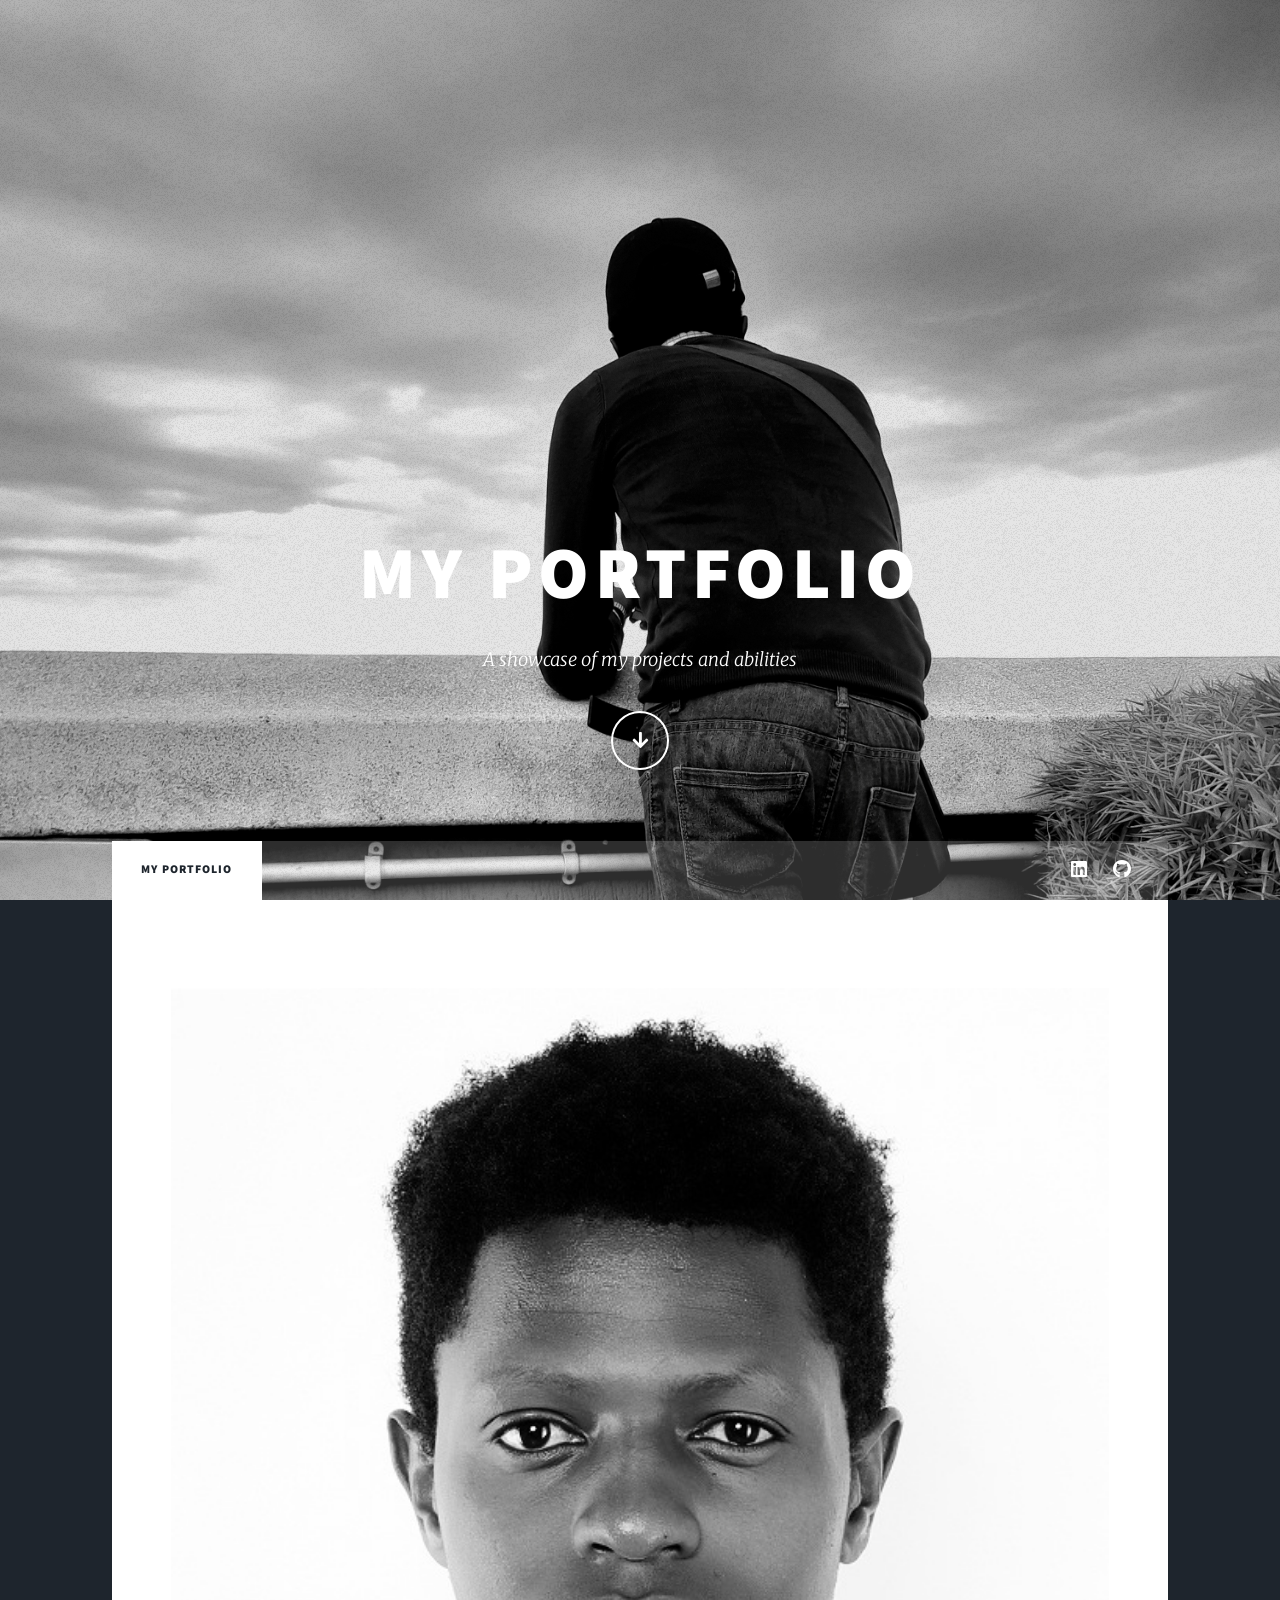
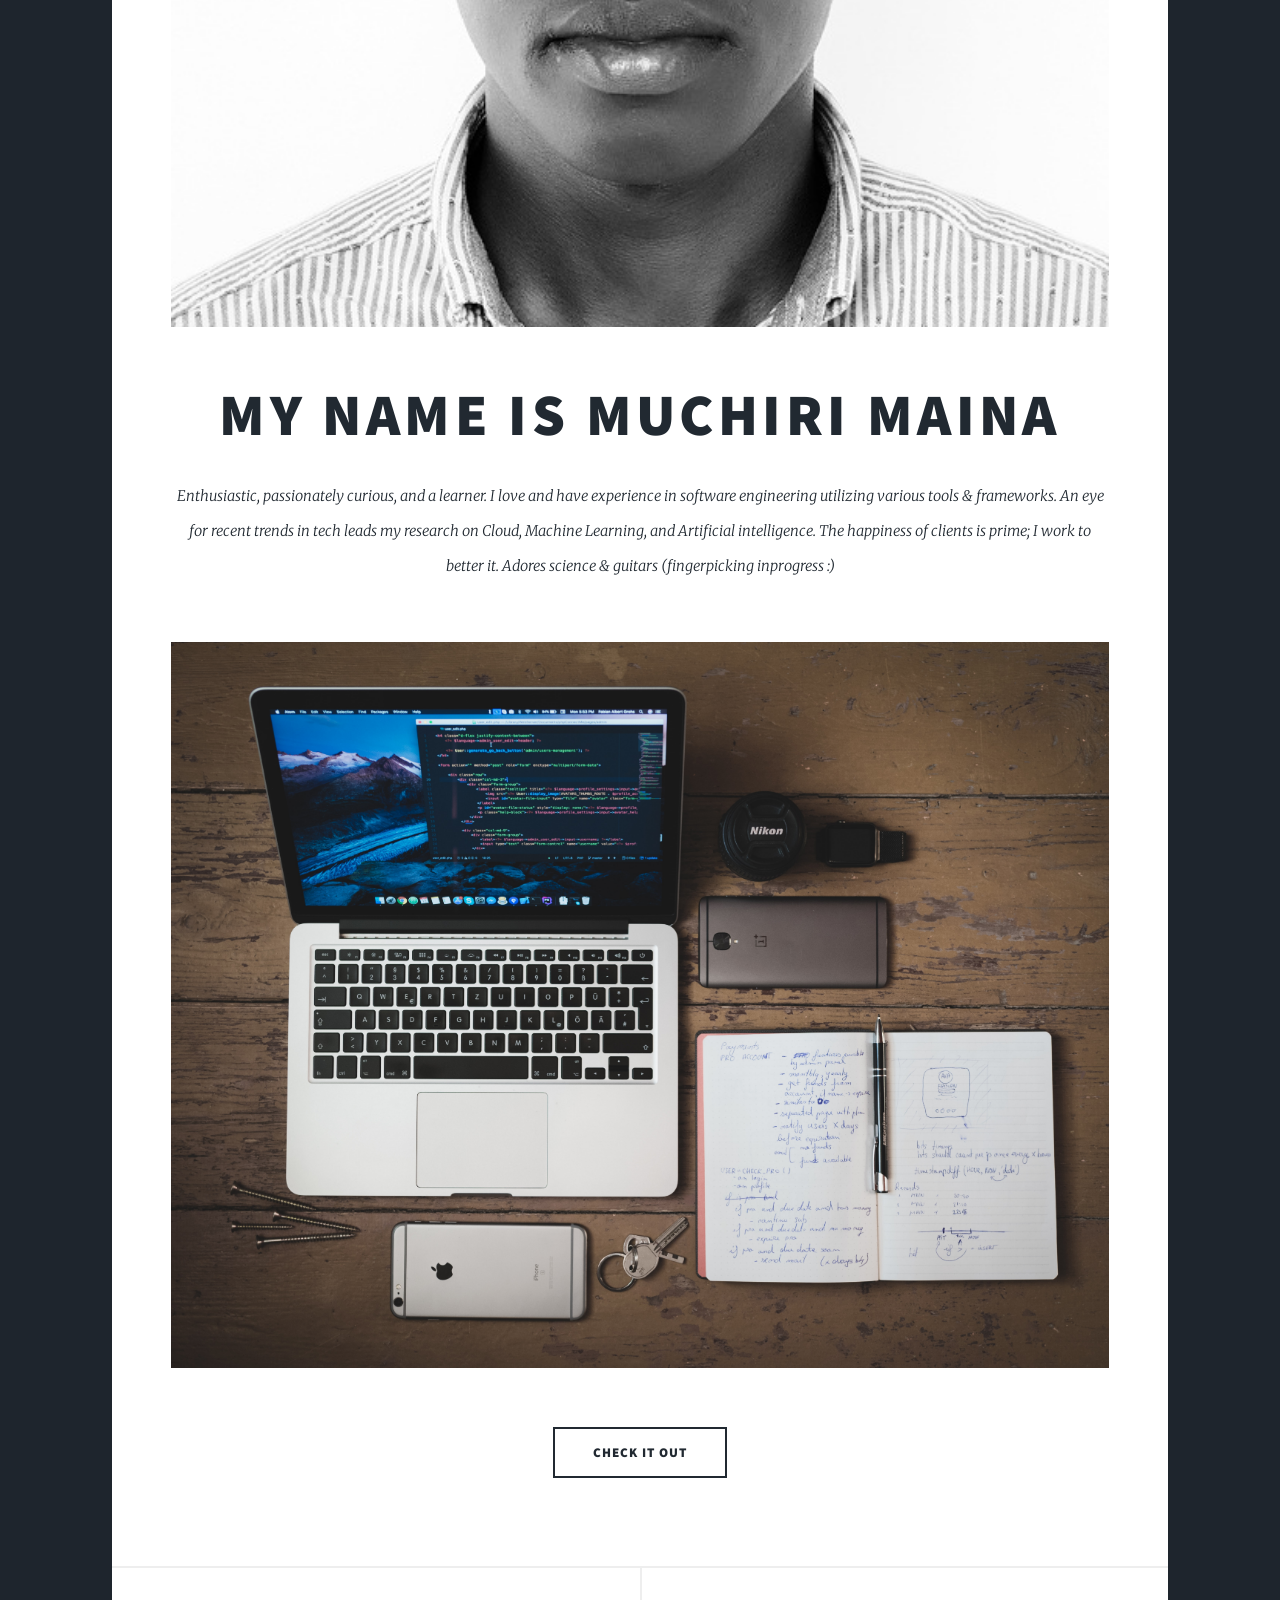
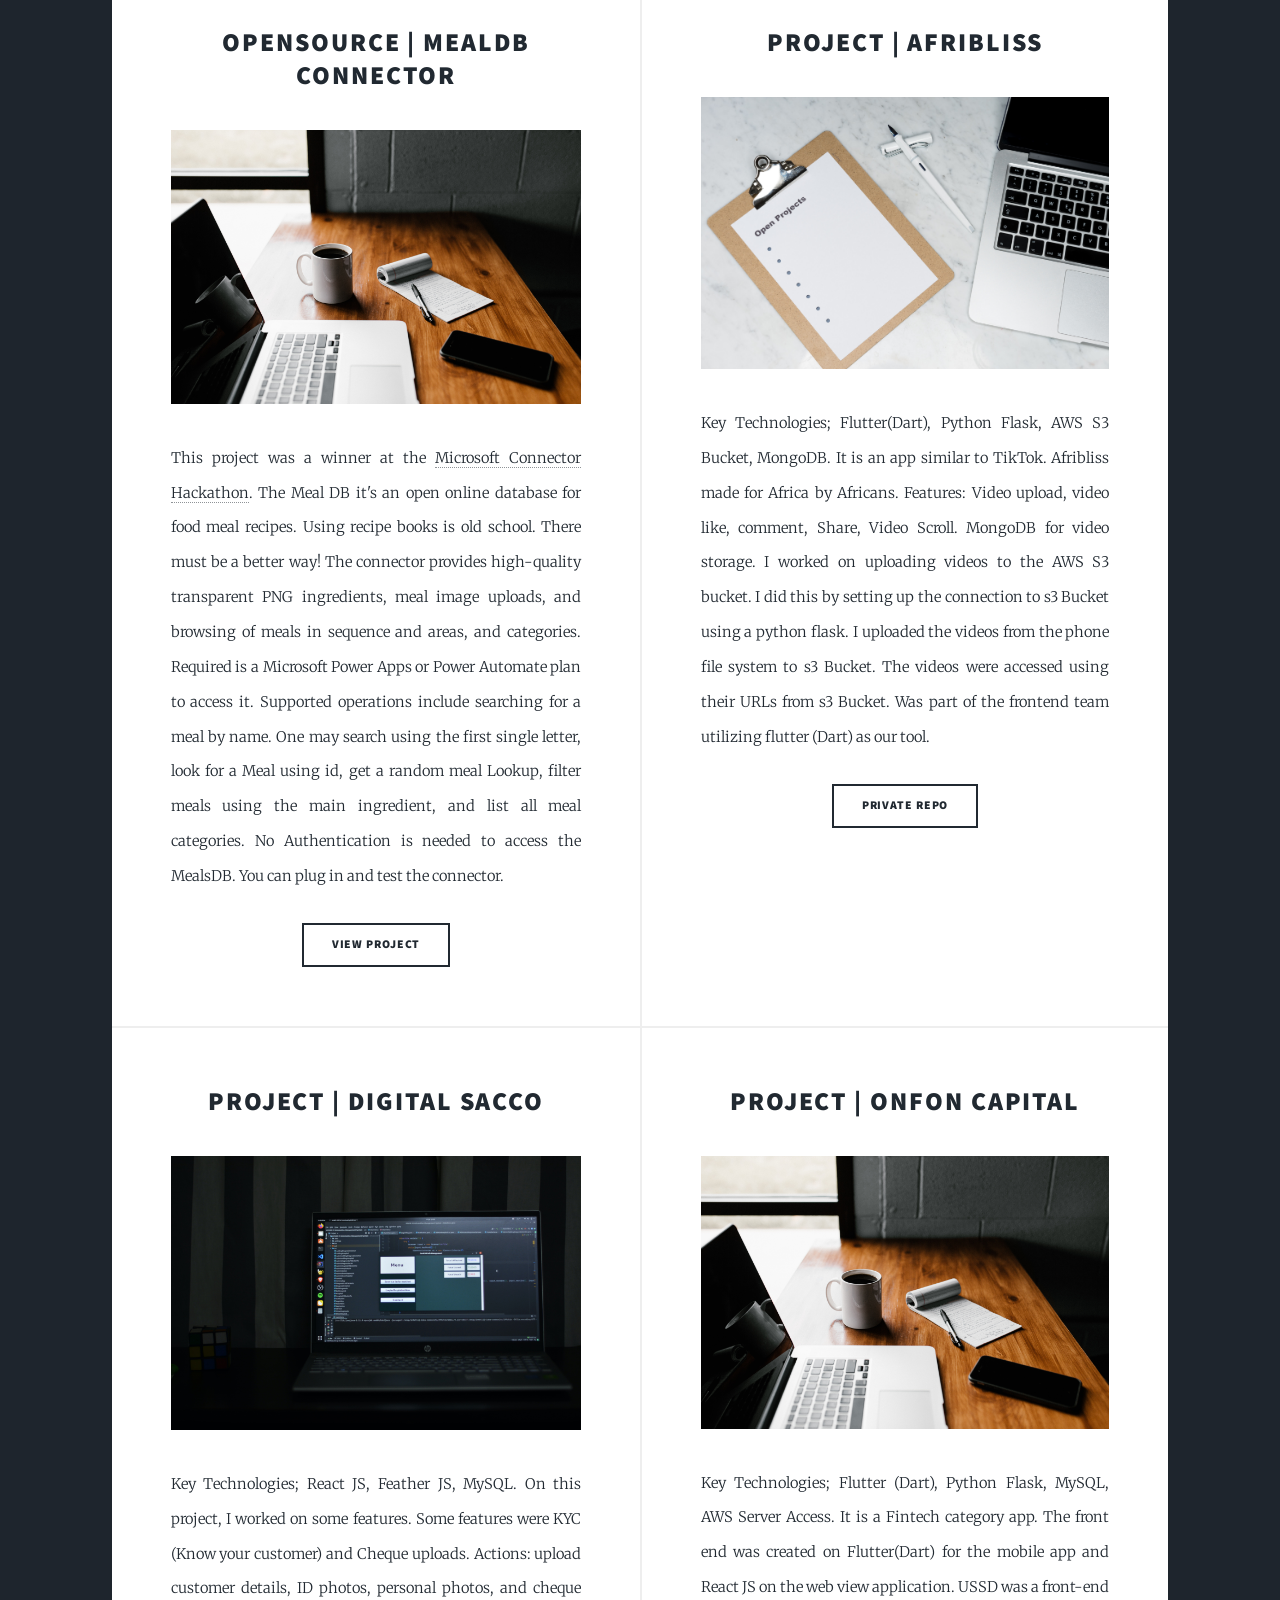
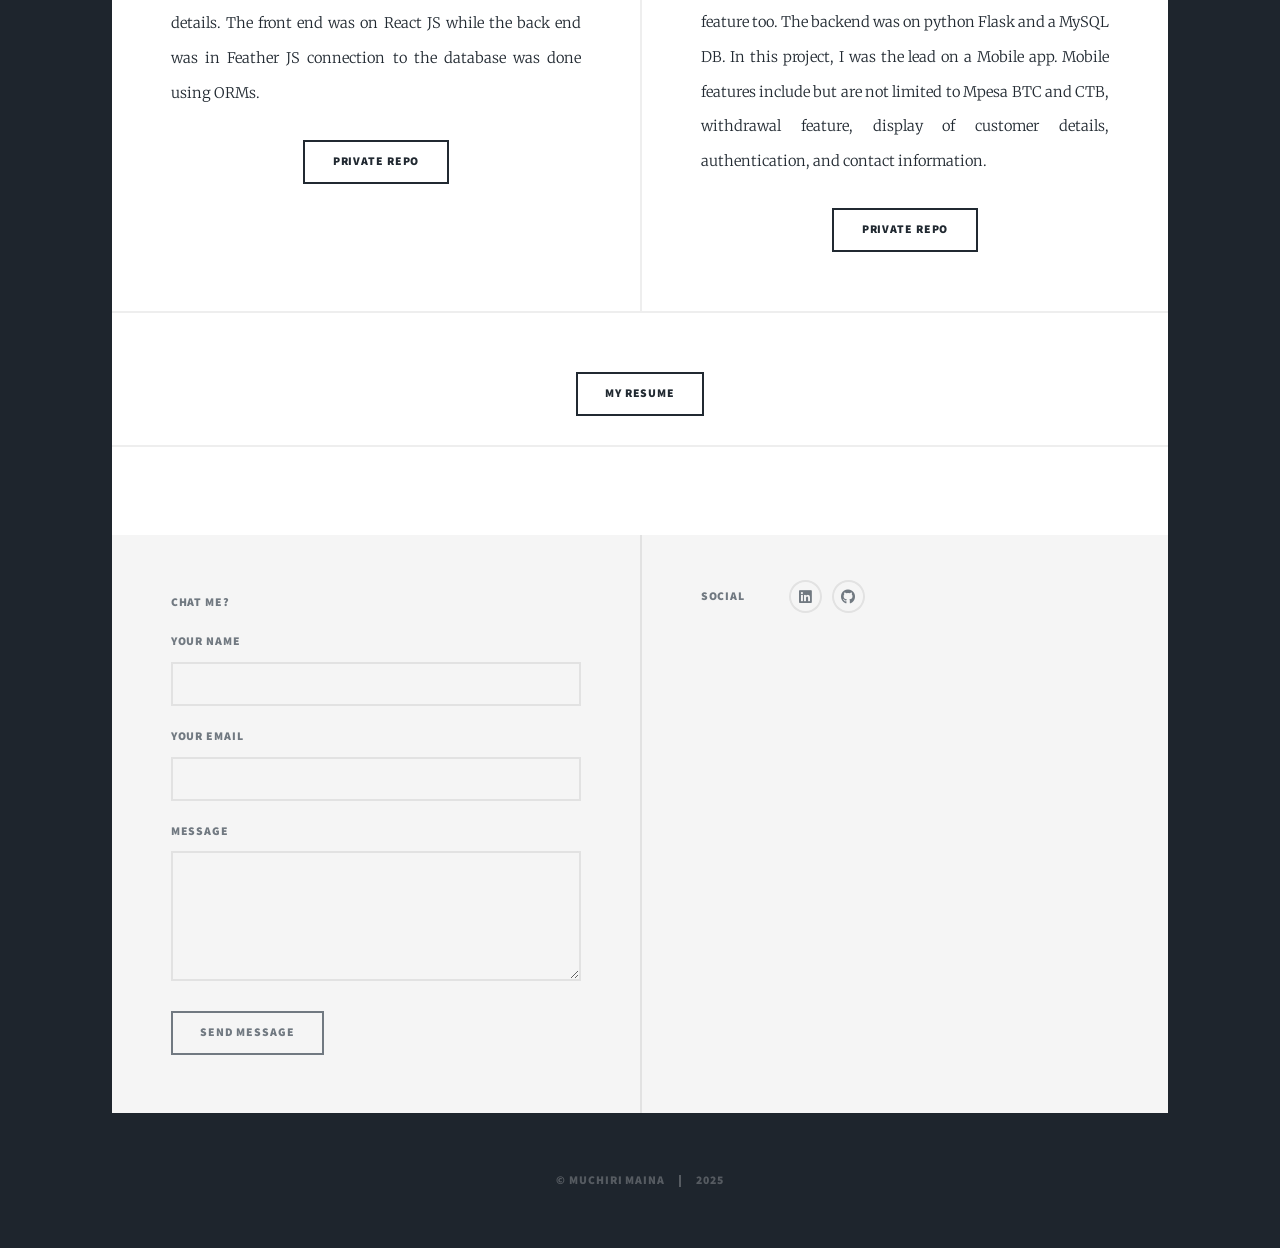
<file: index.html>
<!DOCTYPE HTML>
<!--
	Massively by HTML5 UP
	html5up.net | @ajlkn
	Free for personal and commercial use under the CCA 3.0 license (html5up.net/license)
-->
<html>
	<head>
		
		<title>My Portfolio</title>
		<link rel="icon"  href="images/icon.png"  type="image/png" >
		<meta charset="utf-8" />
		<meta name="viewport" content="width=device-width, initial-scale=1, user-scalable=no" />
		<link rel="stylesheet" href="assets/css/main.css" />
		<noscript><link rel="stylesheet" href="assets/css/noscript.css" /></noscript>
	</head>
	<body class="is-preload">

		<!-- Wrapper -->
			<div id="wrapper" class="fade-in">

				<!-- Intro -->
					<div id="intro">
						<h1>My Portfolio</h1>
						<p>A showcase of my projects and abilities</p>
						<ul class="actions">
							<li><a href="#header" class="button icon solid solo fa-arrow-down scrolly">Continue</a></li>
						</ul>
					</div>

				<!-- Header -->
					<header id="header">
						<a href="index.html" class="logo">Software Engineer | Interests: AI & Site Reliability</a>
					</header>

				<!-- Nav -->
					<nav id="nav">
						<ul class="links">
							<li class="active"><a href="index.html">My Portfolio</a></li>
						
						</ul>
						<ul class="icons">
							
							<li><a href="https://www.linkedin.com/in/muchirimaina" class="icon brands fa-linkedin"><span class="label">LinkedIn</span></a></li>
							<li><a href="https://github.com/muchirimaina" class="icon brands fa-github"><span class="label">GitHub</span></a></li>
						</ul>
					</nav>

				<!-- Main -->
					<div id="main">

						<!-- Featured Post -->
							<article class="post featured">
								<header class="major">
									<a href="#" class="image main"><img src="images/profile.jpg" alt="" /></a>
									<h2><a href="#">My name is Muchiri Maina</a></h2>
									<p>Enthusiastic, passionately curious, and a learner. I love and have experience in software engineering utilizing various tools & frameworks. An eye for recent trends in tech leads my research on Cloud, Machine Learning, and Artificial intelligence. The happiness of clients is prime; I work to better it.

										Adores science & guitars (fingerpicking inprogress :)</p>
								</header>
								<a href="#" class="image main"><img src="images/pic01.jpg" alt="" /></a>
								<ul class="actions special">
									<li><a href="#" class="button large">Check it out</a></li>
								</ul>
							</article>

						<!-- Posts -->
							<section class="posts">
								<article>
									<header>
										
										<h2><a href="#">OpenSource | MealDB connector</a></h2>
									</header>
									<a href="#" class="image fit"><img src="images/pic04.jpg" alt="" /></a>
									<p>
										This project was a winner at the <a href="https://www.linkedin.com/feed/update/urn:li:activity:6991781144958537728/" >Microsoft Connector Hackathon</a>. The Meal DB it's an open online database for food meal recipes. Using recipe books is old school. There must be a better way! The connector provides high-quality transparent PNG ingredients, meal image uploads, and browsing of meals in sequence and areas, and categories. Required is a Microsoft Power Apps or Power Automate plan to access it. Supported operations include searching for a meal by name. One may search using the first single letter, look for a Meal using id, get a random meal Lookup, filter meals using the main ingredient, and list all meal categories. No Authentication is needed to access the MealsDB. You can plug in and test the connector. 	
									</p>
									<ul class="actions special">
										<li><a href="https://learn.microsoft.com/en-us/connectors/themealdbip/" class="button">View Project</a></li>
									</ul>
								</article>
								<article>
									<header>
										
										<h2><a href="#">Project | Afribliss</a></h2>
									</header>
									<a href="#" class="image fit"><img src="images/pic02.jpg" alt="" /></a>
									<p>Key Technologies; Flutter(Dart), Python Flask, AWS S3 Bucket, MongoDB. It is an app similar to TikTok. Afribliss made for Africa by Africans. Features: Video upload, video like, comment, Share, Video Scroll. MongoDB for video storage. I worked on uploading videos to the AWS S3 bucket. I did this by setting up the connection to s3 Bucket using a python flask. I uploaded the videos from the phone file system to s3 Bucket. The videos were accessed using their URLs from s3 Bucket. Was part of the frontend team utilizing flutter (Dart) as our tool.</p>
									<ul class="actions special">
										<li><a href="#" class="button">Private Repo</a></li>
									</ul>
								</article>
								<article>
									<header>
										
										<h2><a href="#">Project | Digital Sacco</a></h2>
									</header>
									<a href="#" class="image fit"><img src="images/pic03.jpg" alt="" /></a>
									<p>Key Technologies; React JS, Feather JS, MySQL. On this project, I worked on some features. Some features were KYC (Know your customer) and Cheque uploads. Actions: upload customer details, ID photos, personal photos, and cheque details. The front end was on React JS while the back end was in Feather JS connection to the database was done using ORMs.</p>
									<ul class="actions special">
										<li><a href="#" class="button">Private Repo</a></li>
									</ul>
								</article>

								<article>
									<header>
										
										<h2><a href="#">Project | Onfon Capital</a></h2>
									</header>
									<a href="#" class="image fit"><img src="images/pic04.jpg" alt="" /></a>
									<p>Key Technologies; Flutter (Dart), Python Flask, MySQL, AWS Server Access. It is a Fintech category app. The front end was created on Flutter(Dart) for the mobile app and React JS on the web view application. USSD was a front-end feature too. The backend was on python Flask and a MySQL DB. In this project, I was the lead on a Mobile app. Mobile features include but are not limited to Mpesa BTC and CTB, withdrawal feature, display of customer details, authentication, and contact information.</p>
									<ul class="actions special">
										<li><a href="#" class="button">Private Repo</a></li>
									</ul>
								</article>

								

							
							
							</section>
							<ul class="actions special">
								<li><a href="https://drive.google.com/file/d/1EWHU4TYkF-HjUxMZ50j5G4wT-cZgnTFn/view?usp=share_link" class="button">My Resume</a></li>
							</ul>

						<!-- Footer -->
							<footer>
							
							</footer>

					</div>

				<!-- Footer -->
					<footer id="footer">
						<section>
							<h3><a href="#">Chat me?</a></h3>
							<form method="post" action="https://formsubmit.co/6e75f23227e394f8fde63f49c396a5a5" method="POST">
								<div class="fields">
									<div class="field">
										<label for="name">Your Name</label>
										<input type="text" name="NAME" id="name" required />
									</div>
									<div class="field">
										<label for="email">Your Email</label>
										<input type="email" name="EMAIL" id="email" required />
									</div>
									<div class="field">
										<label for="message">Message</label>
										<textarea name="MESSAGE" id="message" rows="3" required></textarea>
									</div>
								</div>
								<ul class="actions">
									<li><input type="submit" value="Send Message" /></li>
								</ul>
							</form>
						</section>
					
						<section class="split contact">
							<section>
								<h3>Social</h3>
								<ul class="icons alt">
									
									<li><a href="https://www.linkedin.com/in/muchirimaina/" class="icon brands alt fa-linkedin"><span class="label">LinkedIn</span></a></li>
									<li><a href="https://github.com/muchirimaina" class="icon brands alt fa-github"><span class="label">GitHub</span></a></li>
								</ul>
							</section>
						</section>
					</footer>

				<!-- Copyright -->
					<div id="copyright">
						<ul><li>&copy; Muchiri Maina </li><li>2025</a></li></ul>
					</div>

			</div>

		<!-- Scripts -->
			<script src="assets/js/jquery.min.js"></script>
			<script src="assets/js/jquery.scrollex.min.js"></script>
			<script src="assets/js/jquery.scrolly.min.js"></script>
			<script src="assets/js/browser.min.js"></script>
			<script src="assets/js/breakpoints.min.js"></script>
			<script src="assets/js/util.js"></script>
			<script src="assets/js/main.js"></script>

	</body>
</html>
</file>
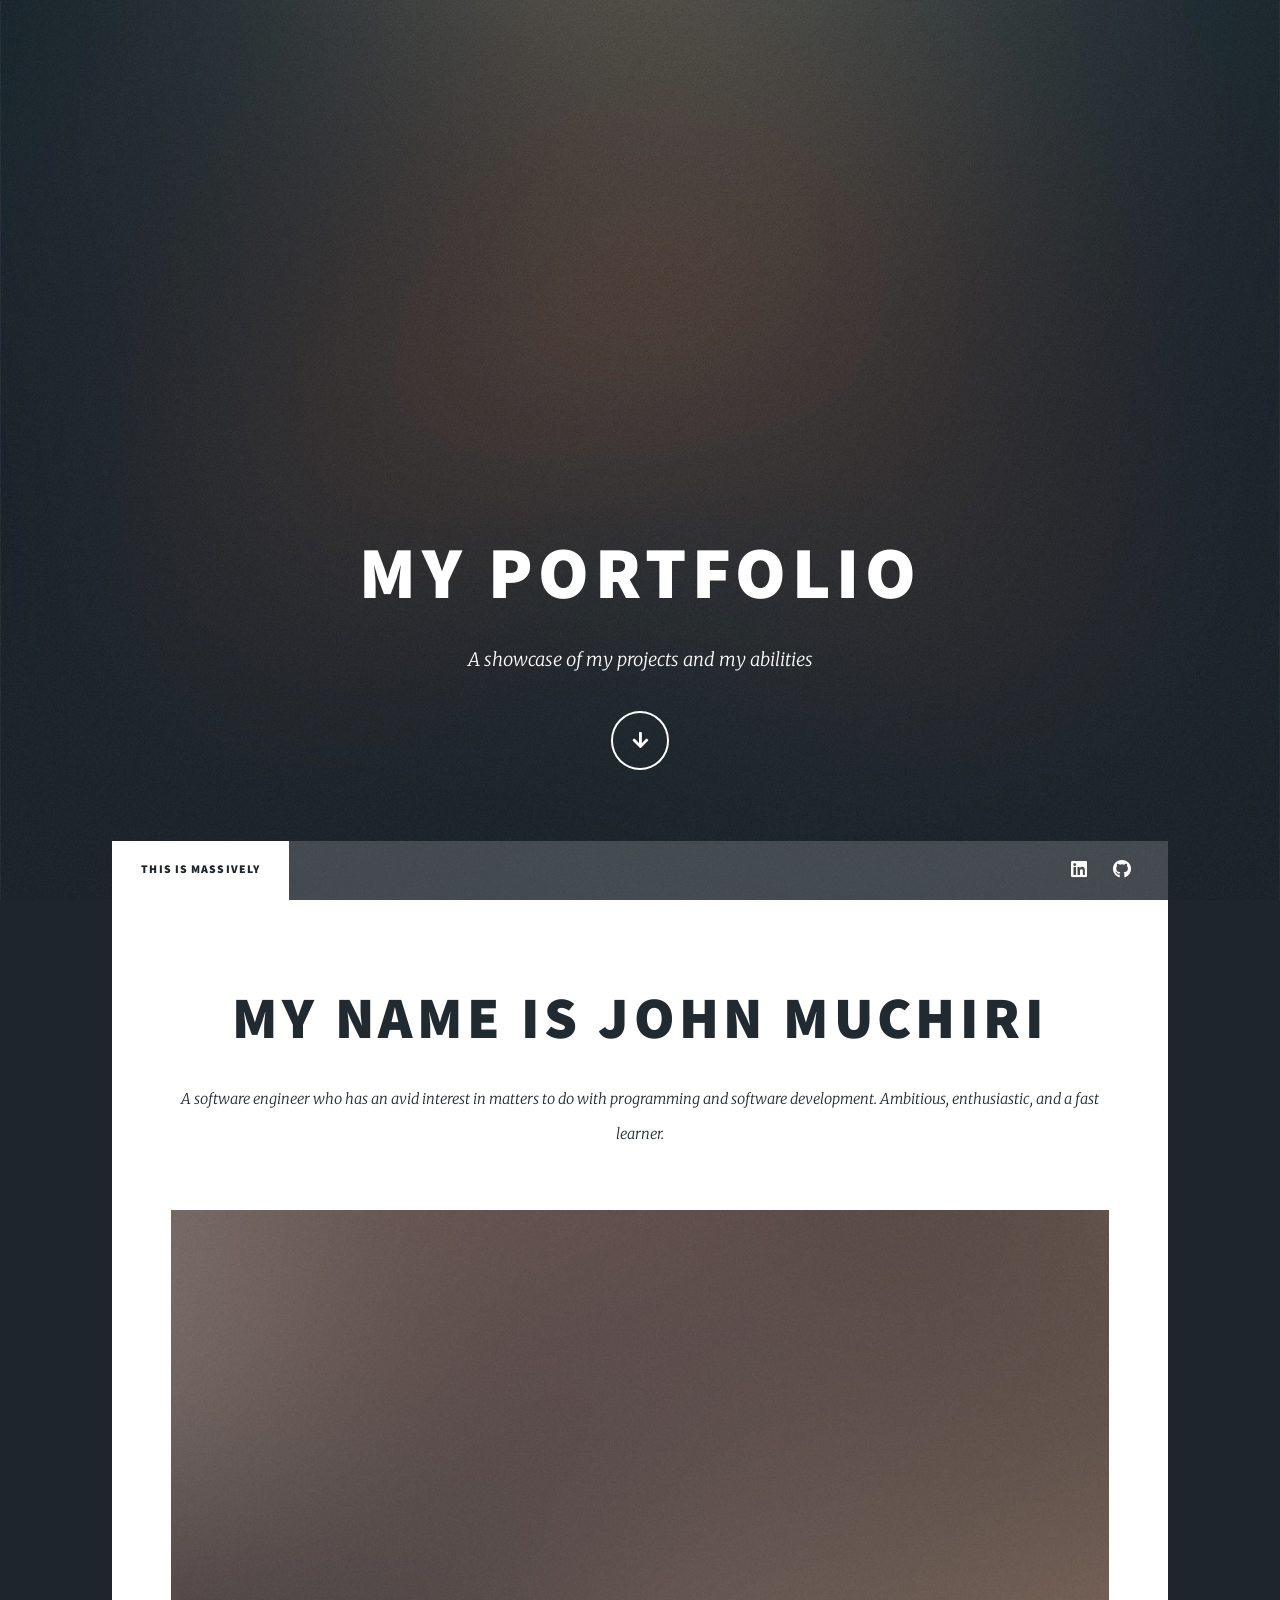
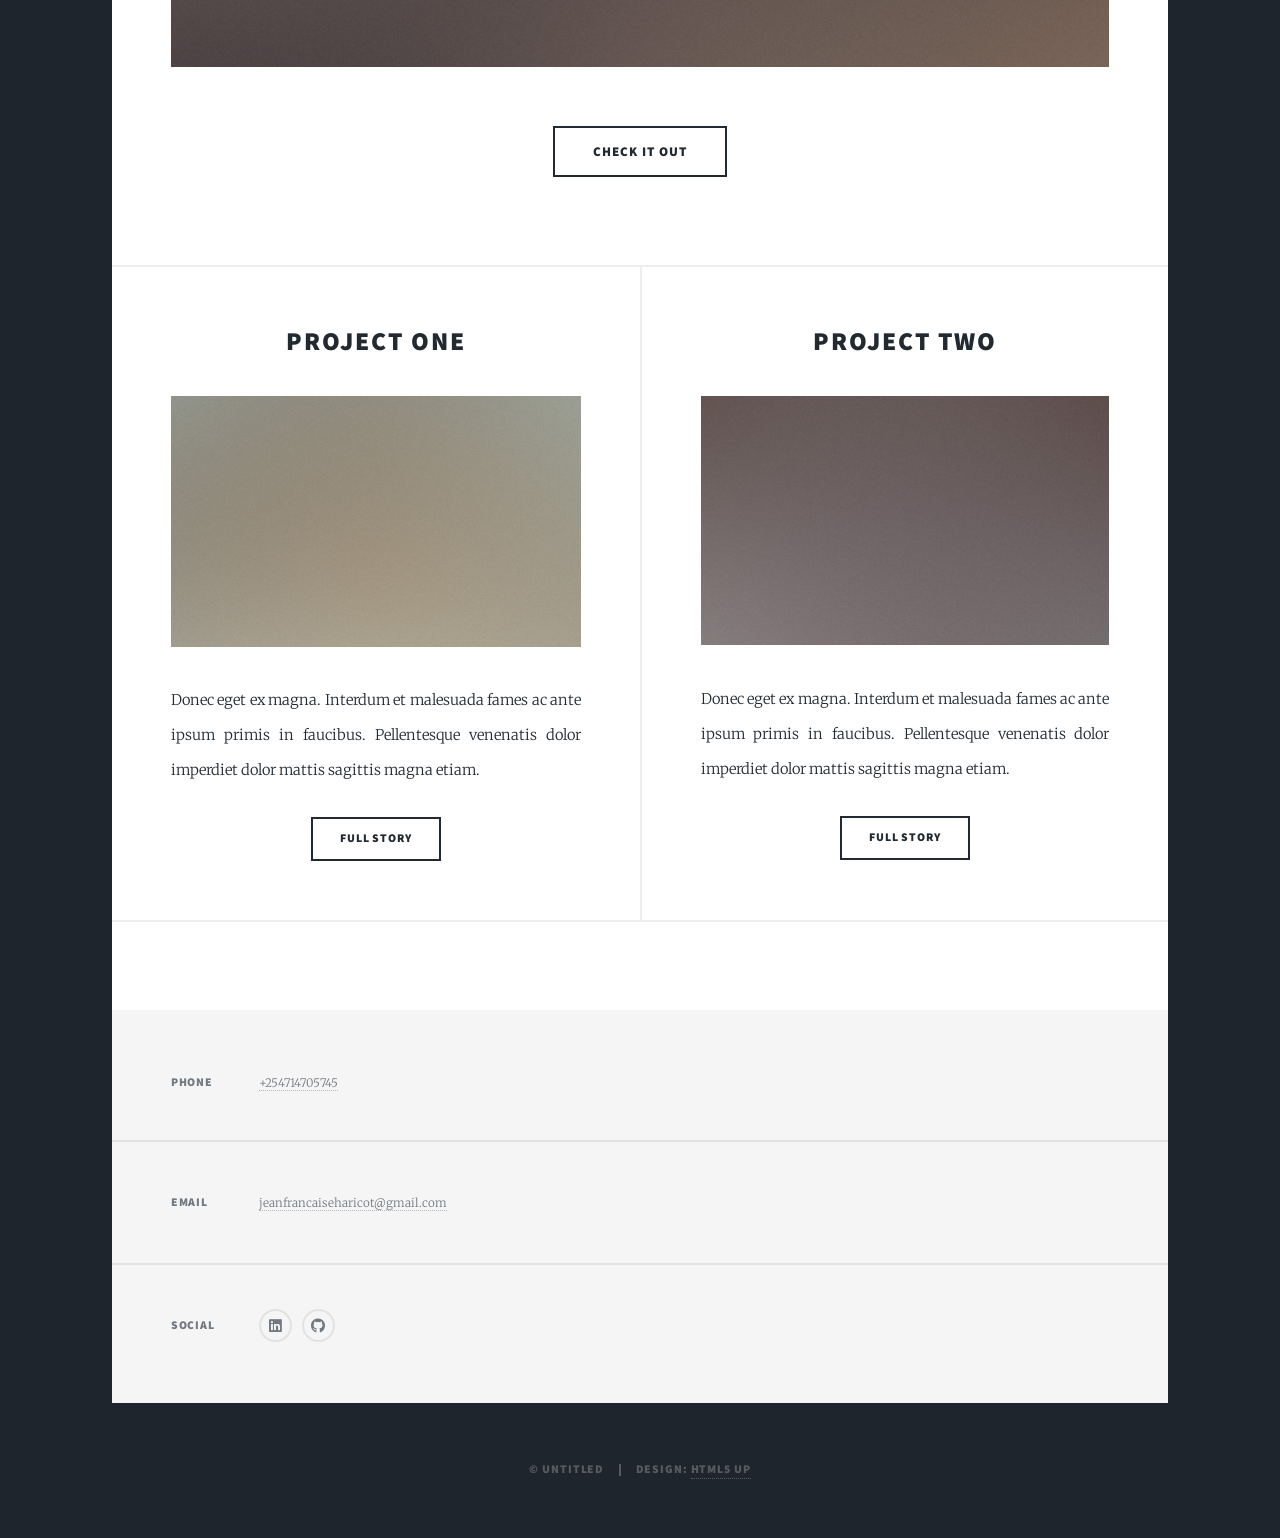
<file: html5up-massively/index.html>
<!DOCTYPE HTML>
<!--
	Massively by HTML5 UP
	html5up.net | @ajlkn
	Free for personal and commercial use under the CCA 3.0 license (html5up.net/license)
-->
<html>
	<head>
		<title>My Portfolio</title>
		<meta charset="utf-8" />
		<meta name="viewport" content="width=device-width, initial-scale=1, user-scalable=no" />
		<link rel="stylesheet" href="assets/css/main.css" />
		<noscript><link rel="stylesheet" href="assets/css/noscript.css" /></noscript>
	</head>
	<body class="is-preload">

		<!-- Wrapper -->
			<div id="wrapper" class="fade-in">

				<!-- Intro -->
					<div id="intro">
						<h1>My Portfolio</h1>
						<p>A showcase of my projects and my abilities</p>
						<ul class="actions">
							<li><a href="#header" class="button icon solid solo fa-arrow-down scrolly">Continue</a></li>
						</ul>
					</div>

				<!-- Header -->
					<header id="header">
						<a href="index.html" class="logo">Massively</a>
					</header>

				<!-- Nav -->
					<nav id="nav">
						<ul class="links">
							<li class="active"><a href="index.html">This is Massively</a></li>
						
						</ul>
						<ul class="icons">
							
							<li><a href="https://www.linkedin.com/in/john-muchiri75/" class="icon brands fa-linkedin"><span class="label">LinkedIn</span></a></li>
							<li><a href="https://github.com/johnmuchiriM" class="icon brands fa-github"><span class="label">GitHub</span></a></li>
						</ul>
					</nav>

				<!-- Main -->
					<div id="main">

						<!-- Featured Post -->
							<article class="post featured">
								<header class="major">
									
									<h2><a href="#">My name is John Muchiri</a></h2>
									<p>A software engineer who has an avid interest in matters to do with programming and software development. Ambitious, enthusiastic, and a fast learner.</p>
								</header>
								<a href="#" class="image main"><img src="images/pic01.jpg" alt="" /></a>
								<ul class="actions special">
									<li><a href="#" class="button large">Check it out</a></li>
								</ul>
							</article>

						<!-- Posts -->
							<section class="posts">
								<article>
									<header>
										
										<h2><a href="#">Project One</a></h2>
									</header>
									<a href="#" class="image fit"><img src="images/pic02.jpg" alt="" /></a>
									<p>Donec eget ex magna. Interdum et malesuada fames ac ante ipsum primis in faucibus. Pellentesque venenatis dolor imperdiet dolor mattis sagittis magna etiam.</p>
									<ul class="actions special">
										<li><a href="#" class="button">Full Story</a></li>
									</ul>
								</article>
								<article>
									<header>
										
										<h2><a href="#">Project Two</a></h2>
									</header>
									<a href="#" class="image fit"><img src="images/pic03.jpg" alt="" /></a>
									<p>Donec eget ex magna. Interdum et malesuada fames ac ante ipsum primis in faucibus. Pellentesque venenatis dolor imperdiet dolor mattis sagittis magna etiam.</p>
									<ul class="actions special">
										<li><a href="#" class="button">Full Story</a></li>
									</ul>
								</article>
							
							</section>

						<!-- Footer -->
							<footer>
							
							</footer>

					</div>

				<!-- Footer -->
					<footer id="footer">
					
						<section class="split contact">
							
							<section>
								<h3>Phone</h3>
								<p><a href="#">+254714705745</a></p>
							</section>
							<section>
								<h3>Email</h3>
								<p><a href="#">jeanfrancaiseharicot@gmail.com</a></p>
							</section>
							<section>
								<h3>Social</h3>
								<ul class="icons alt">
									
									<li><a href="https://www.linkedin.com/in/john-muchiri75/" class="icon brands alt fa-linkedin"><span class="label">LinkedIn</span></a></li>
									<li><a href="https://github.com/johnmuchiriM" class="icon brands alt fa-github"><span class="label">GitHub</span></a></li>
								</ul>
							</section>
						</section>
					</footer>

				<!-- Copyright -->
					<div id="copyright">
						<ul><li>&copy; Untitled</li><li>Design: <a href="https://html5up.net">HTML5 UP</a></li></ul>
					</div>

			</div>

		<!-- Scripts -->
			<script src="assets/js/jquery.min.js"></script>
			<script src="assets/js/jquery.scrollex.min.js"></script>
			<script src="assets/js/jquery.scrolly.min.js"></script>
			<script src="assets/js/browser.min.js"></script>
			<script src="assets/js/breakpoints.min.js"></script>
			<script src="assets/js/util.js"></script>
			<script src="assets/js/main.js"></script>

	</body>
</html>
</file>
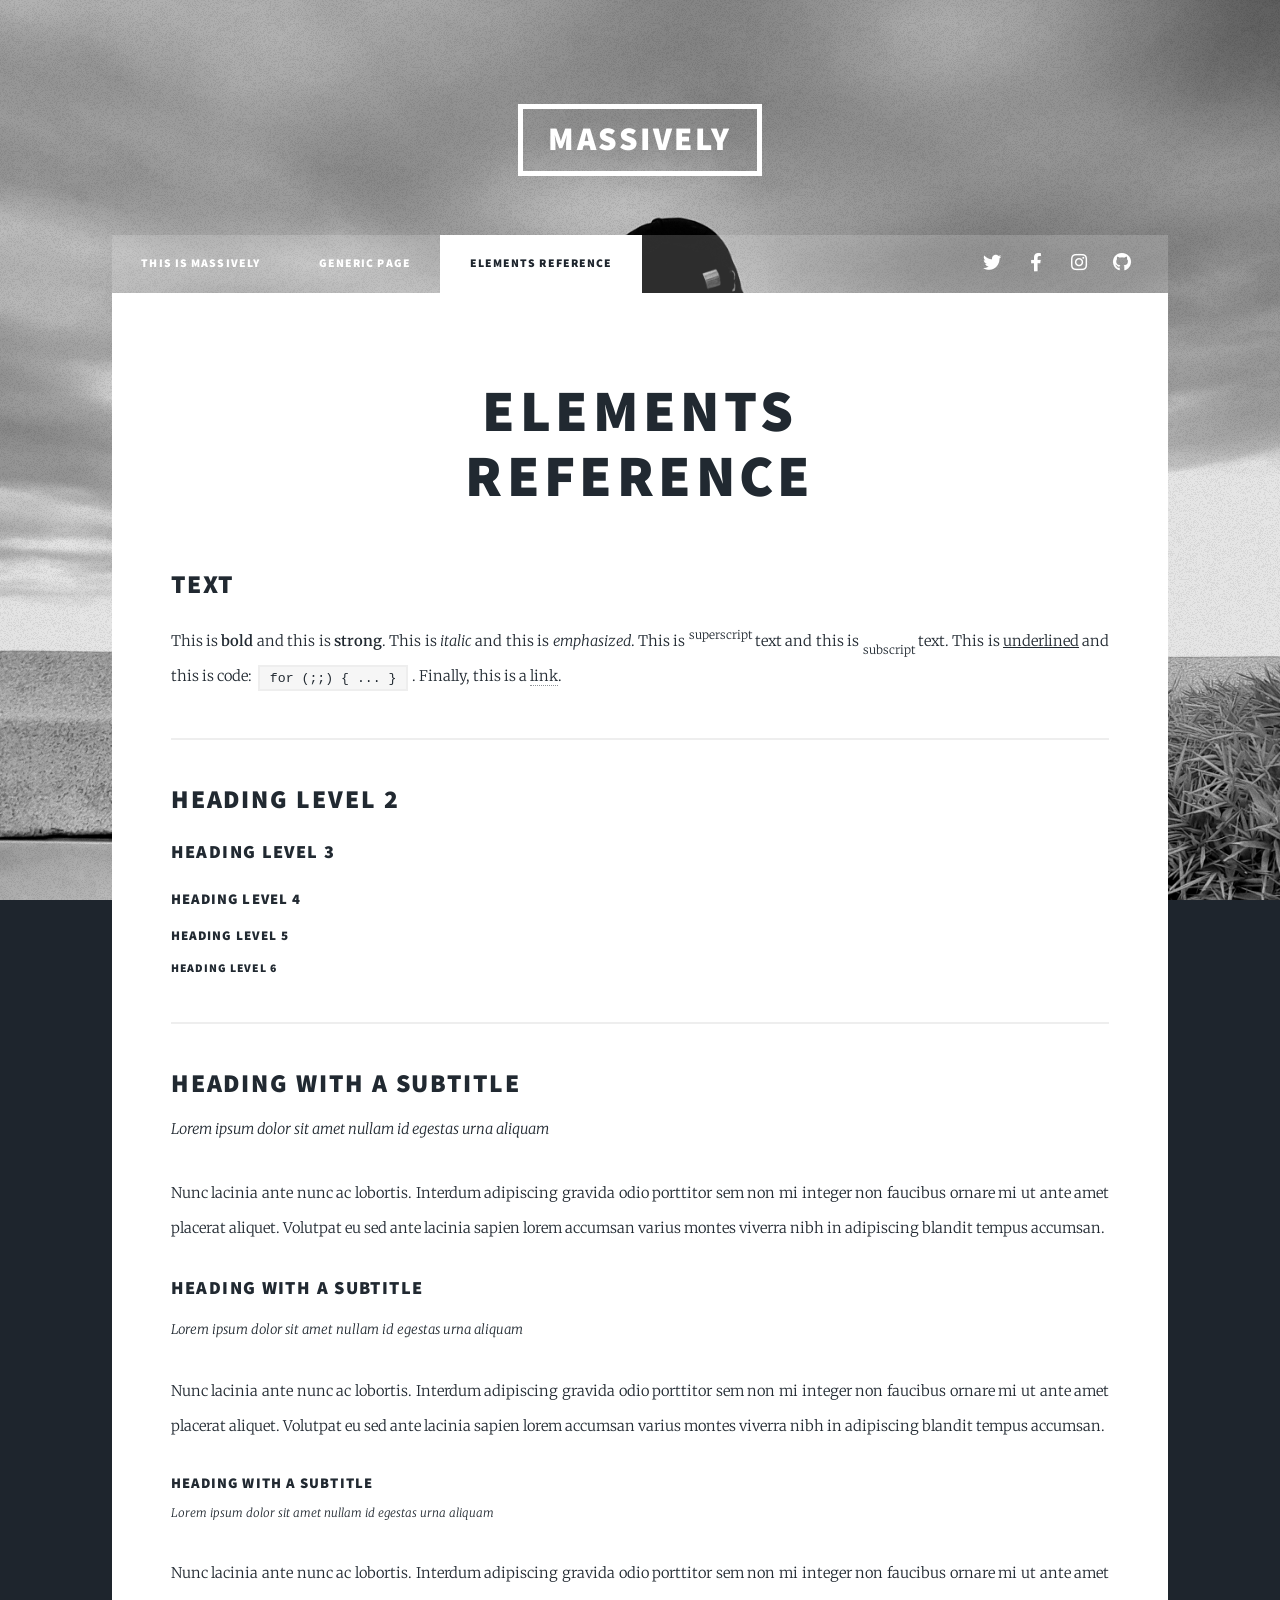
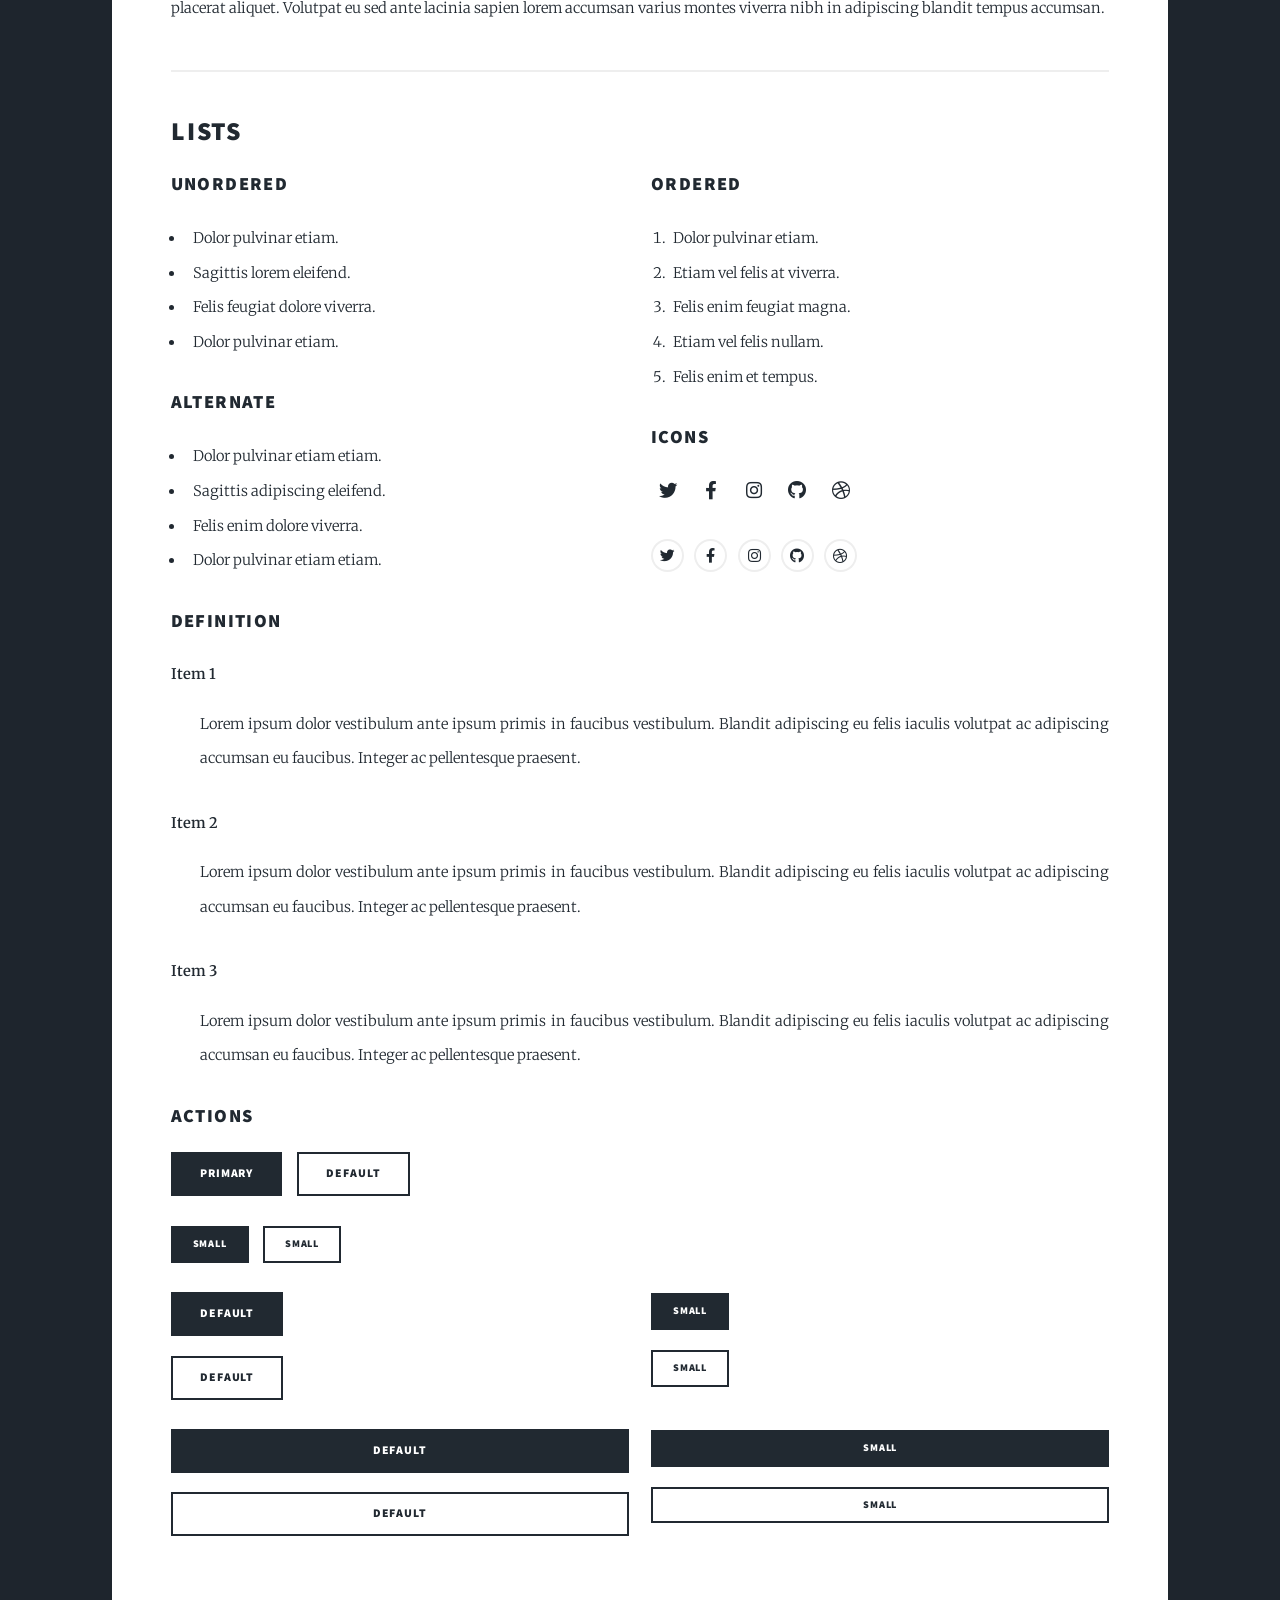
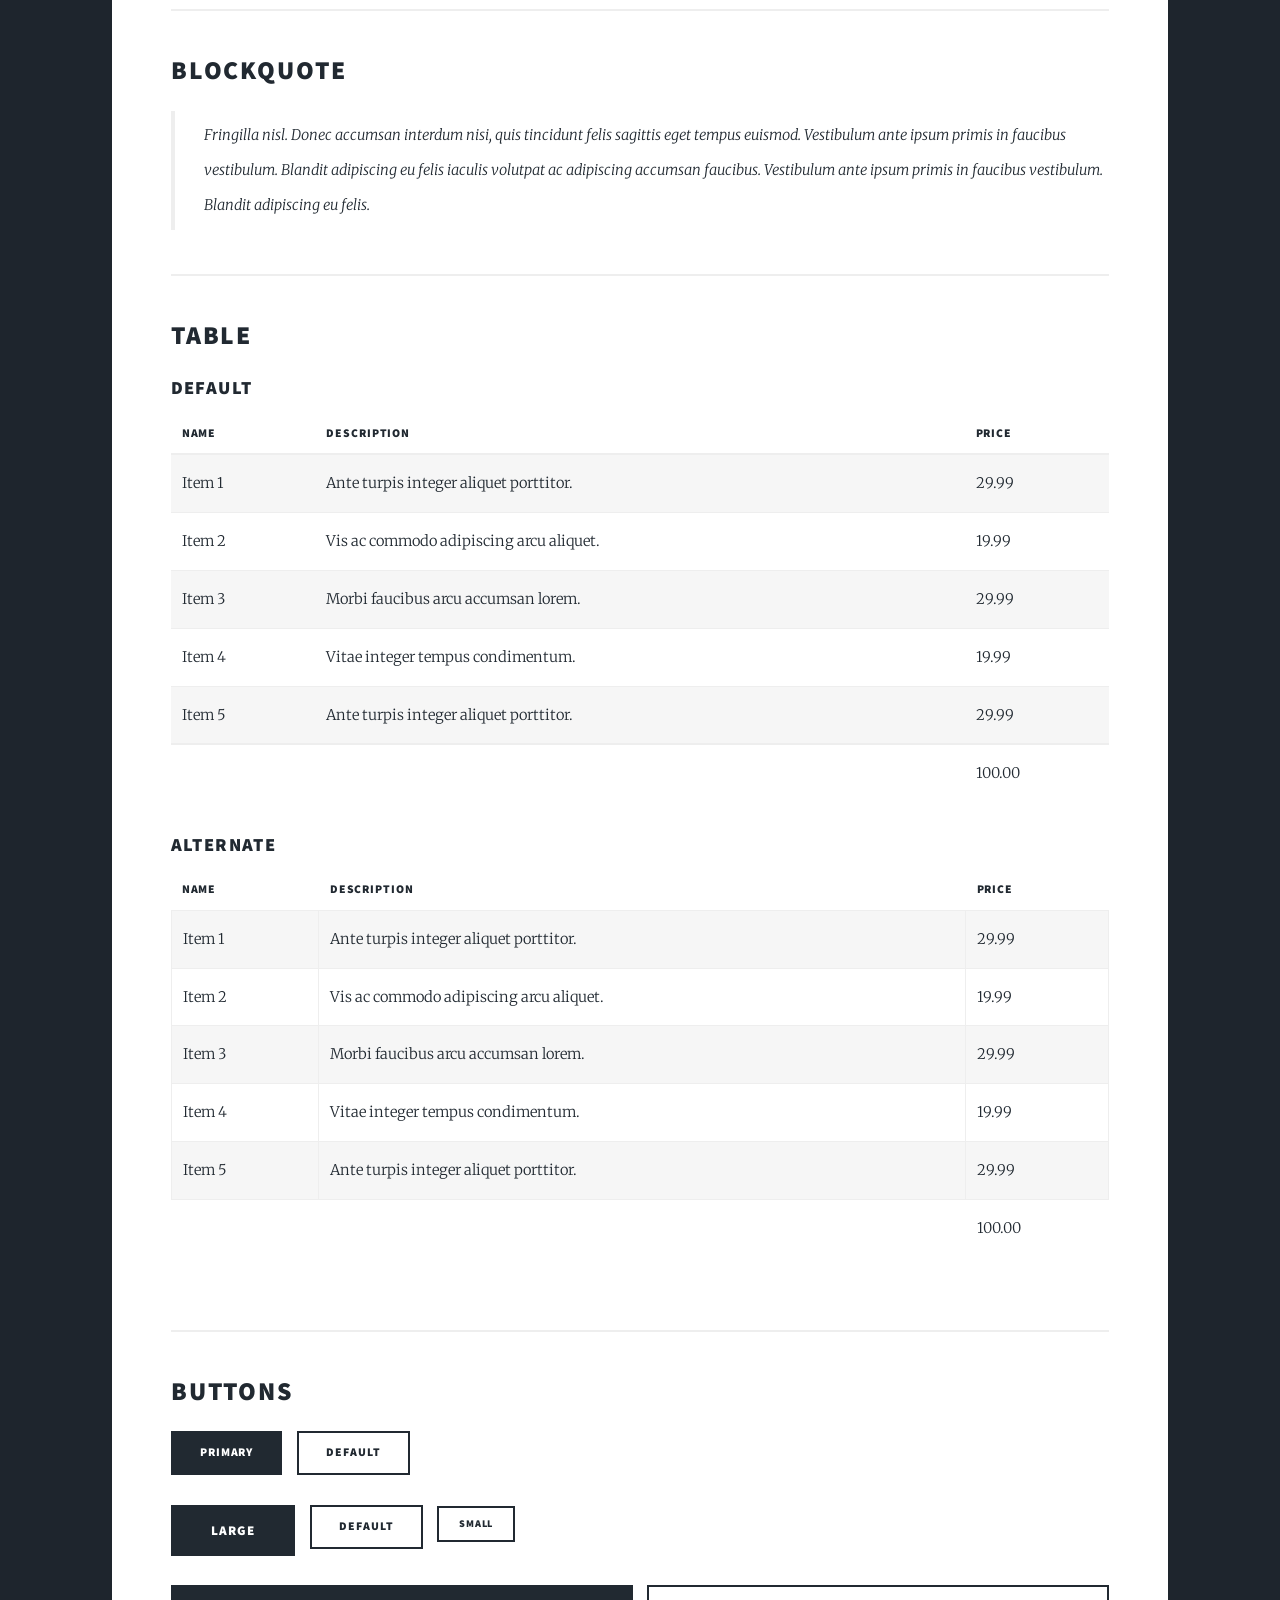
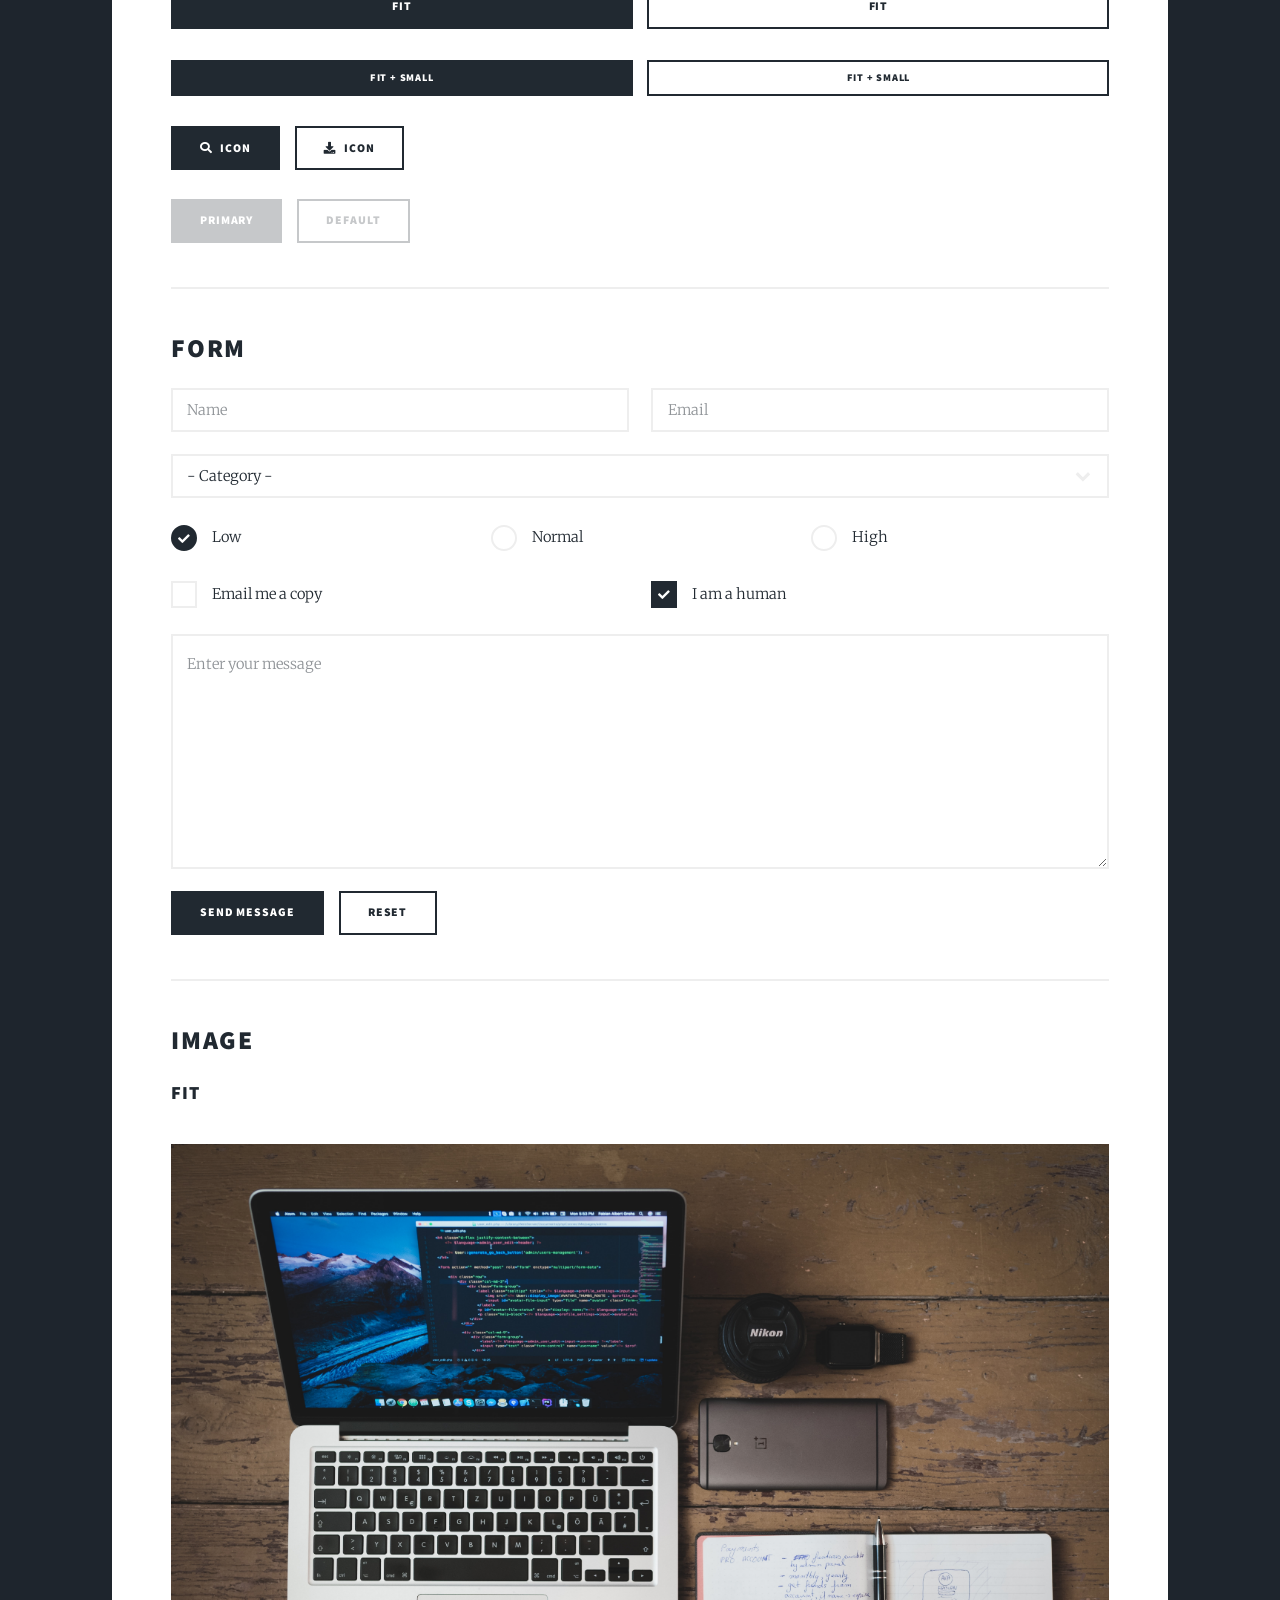
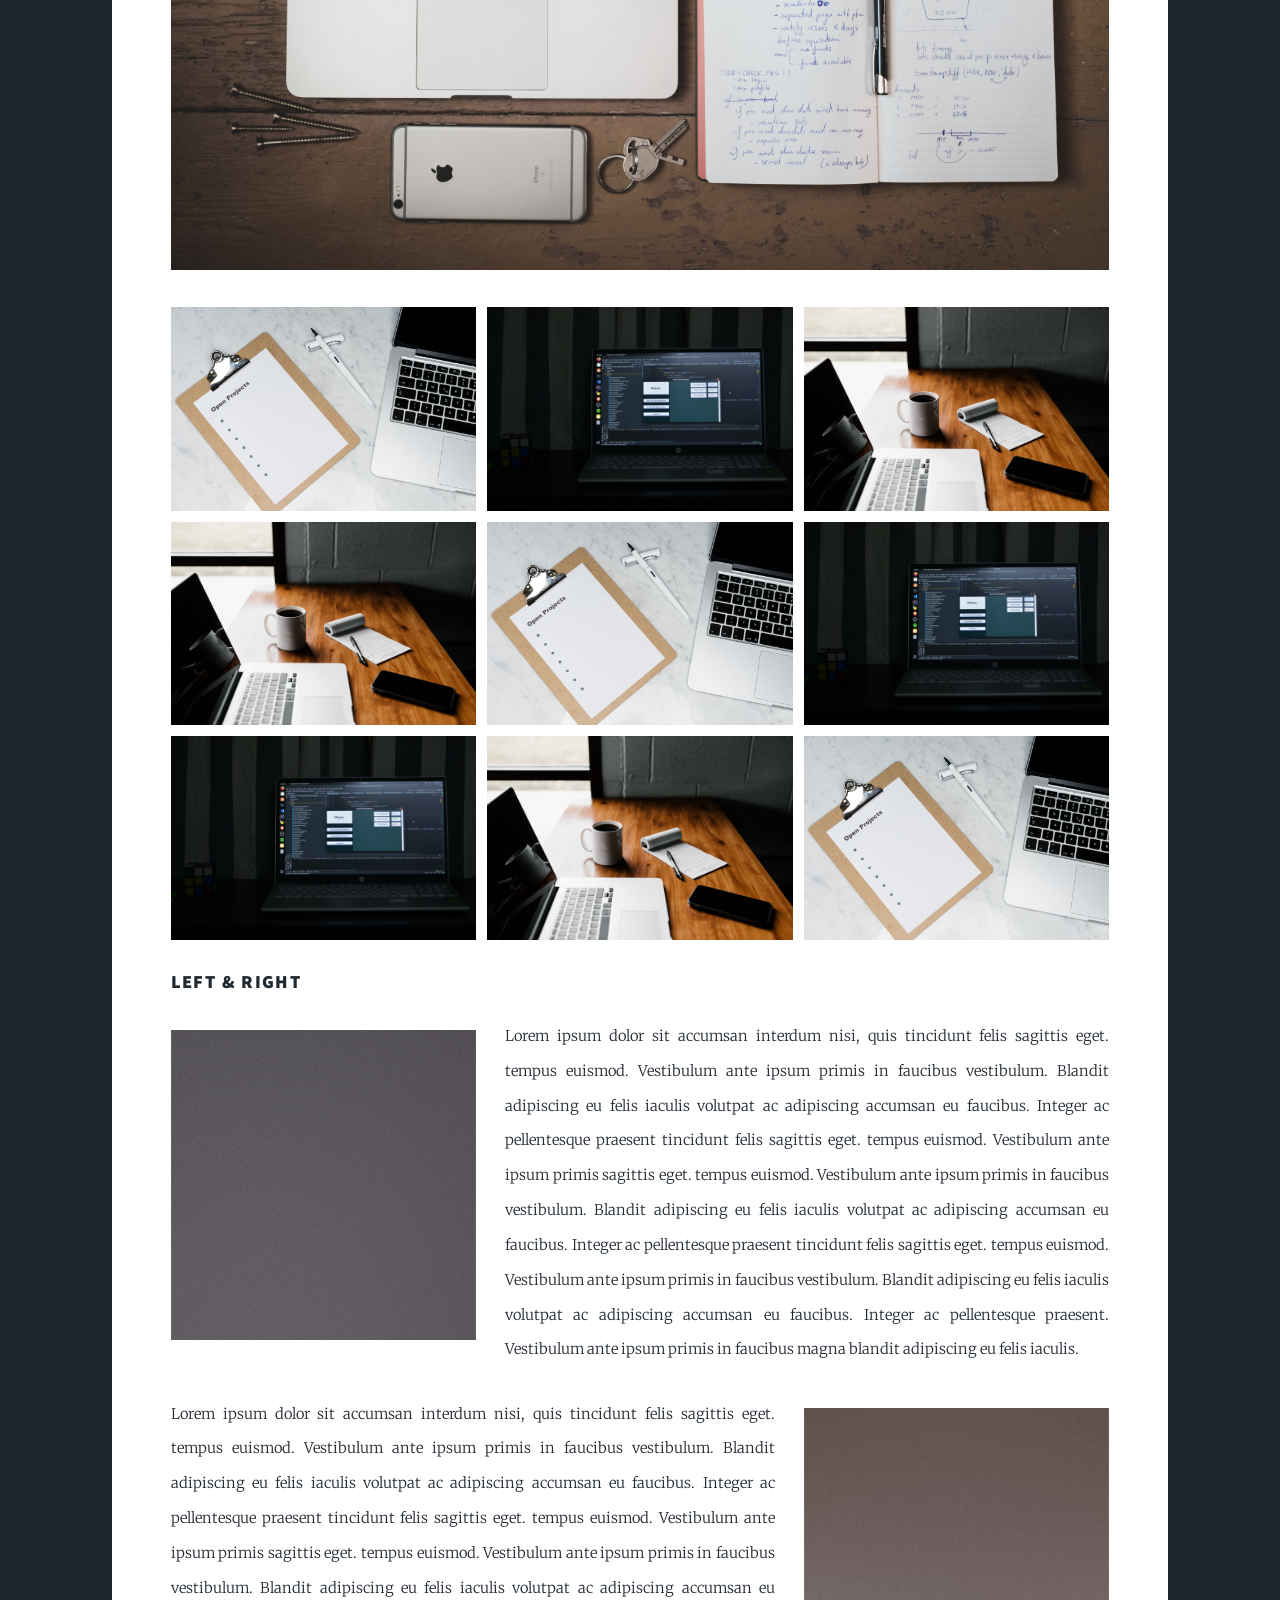
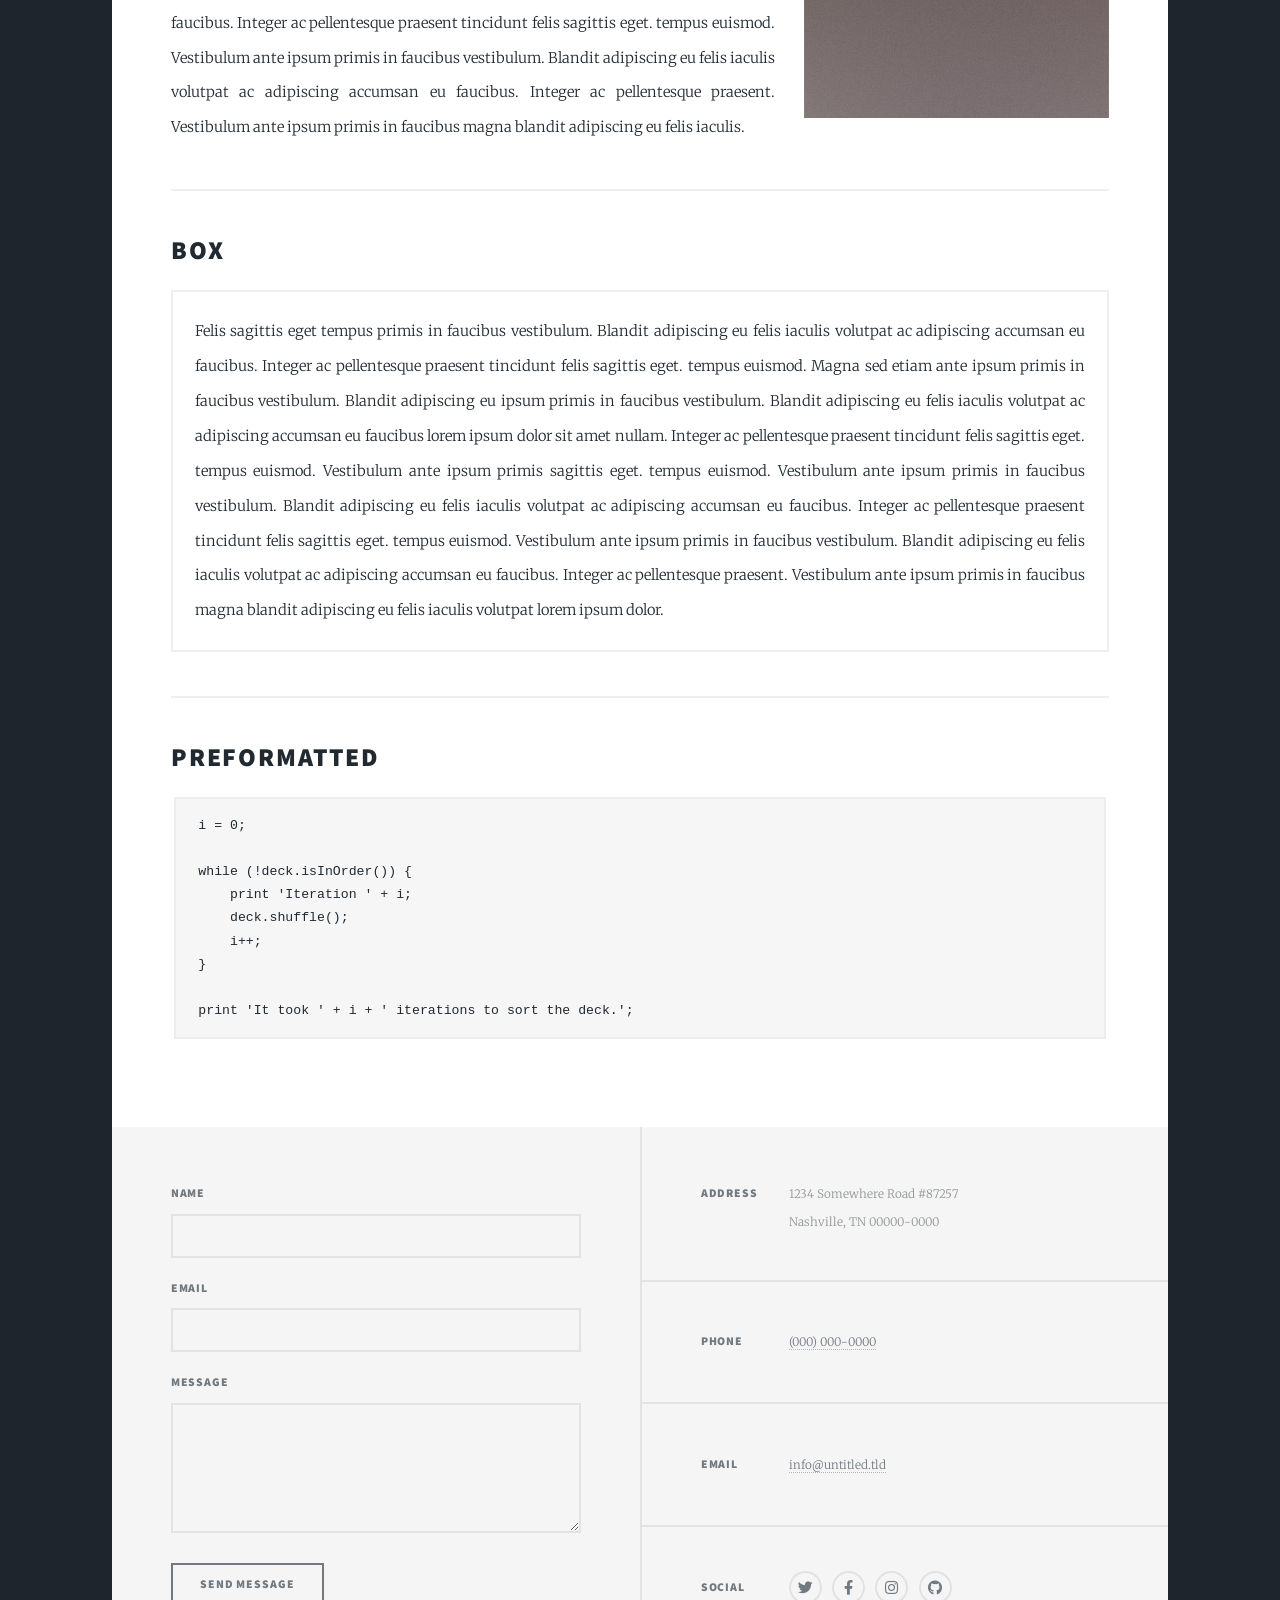
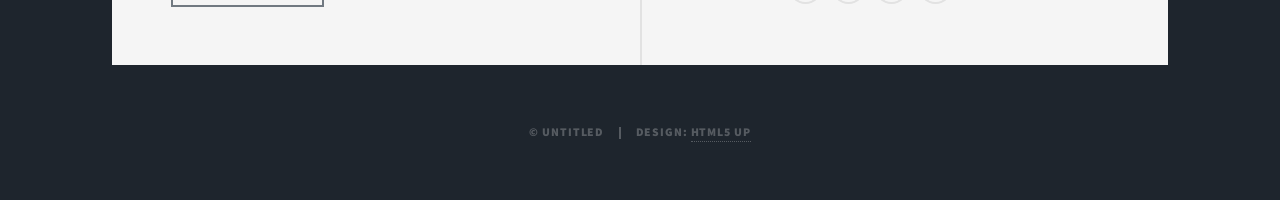
<file: elements.html>
<!DOCTYPE HTML>
<!--
	Massively by HTML5 UP
	html5up.net | @ajlkn
	Free for personal and commercial use under the CCA 3.0 license (html5up.net/license)
-->
<html>
	<head>
		<title>Elements Reference - Massively by HTML5 UP</title>
		<meta charset="utf-8" />
		<meta name="viewport" content="width=device-width, initial-scale=1, user-scalable=no" />
		<link rel="stylesheet" href="assets/css/main.css" />
		<noscript><link rel="stylesheet" href="assets/css/noscript.css" /></noscript>
	</head>
	<body class="is-preload">

		<!-- Wrapper -->
			<div id="wrapper">

				<!-- Header -->
					<header id="header">
						<a href="index.html" class="logo">Massively</a>
					</header>

				<!-- Nav -->
					<nav id="nav">
						<ul class="links">
							<li><a href="index.html">This is Massively</a></li>
							<li><a href="generic.html">Generic Page</a></li>
							<li class="active"><a href="elements.html">Elements Reference</a></li>
						</ul>
						<ul class="icons">
							<li><a href="#" class="icon brands fa-twitter"><span class="label">Twitter</span></a></li>
							<li><a href="#" class="icon brands fa-facebook-f"><span class="label">Facebook</span></a></li>
							<li><a href="#" class="icon brands fa-instagram"><span class="label">Instagram</span></a></li>
							<li><a href="#" class="icon brands fa-github"><span class="label">GitHub</span></a></li>
						</ul>
					</nav>

				<!-- Main -->
					<div id="main">

						<!-- Post -->
							<section class="post">
								<header class="major">
									<h1>Elements<br />
									Reference</h1>
								</header>

								<!-- Text stuff -->
									<h2>Text</h2>
									<p>This is <b>bold</b> and this is <strong>strong</strong>. This is <i>italic</i> and this is <em>emphasized</em>.
									This is <sup>superscript</sup> text and this is <sub>subscript</sub> text.
									This is <u>underlined</u> and this is code: <code>for (;;) { ... }</code>.
									Finally, this is a <a href="#">link</a>.</p>
									<hr />
									<h2>Heading Level 2</h2>
									<h3>Heading Level 3</h3>
									<h4>Heading Level 4</h4>
									<h5>Heading Level 5</h5>
									<h6>Heading Level 6</h6>
									<hr />
									<header>
										<h2>Heading with a Subtitle</h2>
										<p>Lorem ipsum dolor sit amet nullam id egestas urna aliquam</p>
									</header>
									<p>Nunc lacinia ante nunc ac lobortis. Interdum adipiscing gravida odio porttitor sem non mi integer non faucibus ornare mi ut ante amet placerat aliquet. Volutpat eu sed ante lacinia sapien lorem accumsan varius montes viverra nibh in adipiscing blandit tempus accumsan.</p>
									<header>
										<h3>Heading with a Subtitle</h3>
										<p>Lorem ipsum dolor sit amet nullam id egestas urna aliquam</p>
									</header>
									<p>Nunc lacinia ante nunc ac lobortis. Interdum adipiscing gravida odio porttitor sem non mi integer non faucibus ornare mi ut ante amet placerat aliquet. Volutpat eu sed ante lacinia sapien lorem accumsan varius montes viverra nibh in adipiscing blandit tempus accumsan.</p>
									<header>
										<h4>Heading with a Subtitle</h4>
										<p>Lorem ipsum dolor sit amet nullam id egestas urna aliquam</p>
									</header>
									<p>Nunc lacinia ante nunc ac lobortis. Interdum adipiscing gravida odio porttitor sem non mi integer non faucibus ornare mi ut ante amet placerat aliquet. Volutpat eu sed ante lacinia sapien lorem accumsan varius montes viverra nibh in adipiscing blandit tempus accumsan.</p>

									<hr />

								<!-- Lists -->
									<h2>Lists</h2>
									<div class="row">
										<div class="col-6 col-12-small">

											<h3>Unordered</h3>
											<ul>
												<li>Dolor pulvinar etiam.</li>
												<li>Sagittis lorem eleifend.</li>
												<li>Felis feugiat dolore viverra.</li>
												<li>Dolor pulvinar etiam.</li>
											</ul>

											<h3>Alternate</h3>
											<ul class="alt">
												<li>Dolor pulvinar etiam etiam.</li>
												<li>Sagittis adipiscing eleifend.</li>
												<li>Felis enim dolore viverra.</li>
												<li>Dolor pulvinar etiam etiam.</li>
											</ul>

										</div>
										<div class="col-6 col-12-small">

											<h3>Ordered</h3>
											<ol>
												<li>Dolor pulvinar etiam.</li>
												<li>Etiam vel felis at viverra.</li>
												<li>Felis enim feugiat magna.</li>
												<li>Etiam vel felis nullam.</li>
												<li>Felis enim et tempus.</li>
											</ol>

											<h3>Icons</h3>
											<ul class="icons">
												<li><a href="#" class="icon brands fa-twitter"><span class="label">Twitter</span></a></li>
												<li><a href="#" class="icon brands fa-facebook-f"><span class="label">Facebook</span></a></li>
												<li><a href="#" class="icon brands fa-instagram"><span class="label">Instagram</span></a></li>
												<li><a href="#" class="icon brands fa-github"><span class="label">Github</span></a></li>
												<li><a href="#" class="icon brands fa-dribbble"><span class="label">Dribbble</span></a></li>
											</ul>
											<ul class="icons alt">
												<li><a href="#" class="icon brands alt fa-twitter"><span class="label">Twitter</span></a></li>
												<li><a href="#" class="icon brands alt fa-facebook-f"><span class="label">Facebook</span></a></li>
												<li><a href="#" class="icon brands alt fa-instagram"><span class="label">Instagram</span></a></li>
												<li><a href="#" class="icon brands alt fa-github"><span class="label">Github</span></a></li>
												<li><a href="#" class="icon brands alt fa-dribbble"><span class="label">Dribbble</span></a></li>
											</ul>

										</div>
									</div>
									<h3>Definition</h3>
									<dl>
										<dt>Item 1</dt>
										<dd>
											<p>Lorem ipsum dolor vestibulum ante ipsum primis in faucibus vestibulum. Blandit adipiscing eu felis iaculis volutpat ac adipiscing accumsan eu faucibus. Integer ac pellentesque praesent.</p>
										</dd>
										<dt>Item 2</dt>
										<dd>
											<p>Lorem ipsum dolor vestibulum ante ipsum primis in faucibus vestibulum. Blandit adipiscing eu felis iaculis volutpat ac adipiscing accumsan eu faucibus. Integer ac pellentesque praesent.</p>
										</dd>
										<dt>Item 3</dt>
										<dd>
											<p>Lorem ipsum dolor vestibulum ante ipsum primis in faucibus vestibulum. Blandit adipiscing eu felis iaculis volutpat ac adipiscing accumsan eu faucibus. Integer ac pellentesque praesent.</p>
										</dd>
									</dl>

									<h3>Actions</h3>
									<ul class="actions">
										<li><a href="#" class="button primary">Primary</a></li>
										<li><a href="#" class="button">Default</a></li>
									</ul>
									<ul class="actions small">
										<li><a href="#" class="button primary small">Small</a></li>
										<li><a href="#" class="button small">Small</a></li>
									</ul>
									<div class="row">
										<div class="col-6 col-12-small">
											<ul class="actions stacked">
												<li><a href="#" class="button primary">Default</a></li>
												<li><a href="#" class="button">Default</a></li>
											</ul>
										</div>
										<div class="col-6 col-12-small">
											<ul class="actions stacked">
												<li><a href="#" class="button primary small">Small</a></li>
												<li><a href="#" class="button small">Small</a></li>
											</ul>
										</div>
									</div>
									<div class="row">
										<div class="col-6 col-12-small">
											<ul class="actions stacked">
												<li><a href="#" class="button primary fit">Default</a></li>
												<li><a href="#" class="button fit">Default</a></li>
											</ul>
										</div>
										<div class="col-6 col-12-small">
											<ul class="actions stacked">
												<li><a href="#" class="button primary small fit">Small</a></li>
												<li><a href="#" class="button small fit">Small</a></li>
											</ul>
										</div>
									</div>

									<hr />

								<!-- Blockquote -->
									<h2>Blockquote</h2>
									<blockquote>Fringilla nisl. Donec accumsan interdum nisi, quis tincidunt felis sagittis eget tempus euismod. Vestibulum ante ipsum primis in faucibus vestibulum. Blandit adipiscing eu felis iaculis volutpat ac adipiscing accumsan faucibus. Vestibulum ante ipsum primis in faucibus vestibulum. Blandit adipiscing eu felis.</blockquote>

									<hr />

								<!-- Table -->
									<h2>Table</h2>

									<h3>Default</h3>
									<div class="table-wrapper">
										<table>
											<thead>
												<tr>
													<th>Name</th>
													<th>Description</th>
													<th>Price</th>
												</tr>
											</thead>
											<tbody>
												<tr>
													<td>Item 1</td>
													<td>Ante turpis integer aliquet porttitor.</td>
													<td>29.99</td>
												</tr>
												<tr>
													<td>Item 2</td>
													<td>Vis ac commodo adipiscing arcu aliquet.</td>
													<td>19.99</td>
												</tr>
												<tr>
													<td>Item 3</td>
													<td> Morbi faucibus arcu accumsan lorem.</td>
													<td>29.99</td>
												</tr>
												<tr>
													<td>Item 4</td>
													<td>Vitae integer tempus condimentum.</td>
													<td>19.99</td>
												</tr>
												<tr>
													<td>Item 5</td>
													<td>Ante turpis integer aliquet porttitor.</td>
													<td>29.99</td>
												</tr>
											</tbody>
											<tfoot>
												<tr>
													<td colspan="2"></td>
													<td>100.00</td>
												</tr>
											</tfoot>
										</table>
									</div>

									<h3>Alternate</h3>
									<div class="table-wrapper">
										<table class="alt">
											<thead>
												<tr>
													<th>Name</th>
													<th>Description</th>
													<th>Price</th>
												</tr>
											</thead>
											<tbody>
												<tr>
													<td>Item 1</td>
													<td>Ante turpis integer aliquet porttitor.</td>
													<td>29.99</td>
												</tr>
												<tr>
													<td>Item 2</td>
													<td>Vis ac commodo adipiscing arcu aliquet.</td>
													<td>19.99</td>
												</tr>
												<tr>
													<td>Item 3</td>
													<td> Morbi faucibus arcu accumsan lorem.</td>
													<td>29.99</td>
												</tr>
												<tr>
													<td>Item 4</td>
													<td>Vitae integer tempus condimentum.</td>
													<td>19.99</td>
												</tr>
												<tr>
													<td>Item 5</td>
													<td>Ante turpis integer aliquet porttitor.</td>
													<td>29.99</td>
												</tr>
											</tbody>
											<tfoot>
												<tr>
													<td colspan="2"></td>
													<td>100.00</td>
												</tr>
											</tfoot>
										</table>
									</div>

									<hr />

								<!-- Buttons -->
									<h2>Buttons</h2>
									<ul class="actions">
										<li><a href="#" class="button primary">Primary</a></li>
										<li><a href="#" class="button">Default</a></li>
									</ul>
									<ul class="actions">
										<li><a href="#" class="button primary large">Large</a></li>
										<li><a href="#" class="button">Default</a></li>
										<li><a href="#" class="button small">Small</a></li>
									</ul>
									<ul class="actions fit">
										<li><a href="#" class="button primary fit">Fit</a></li>
										<li><a href="#" class="button fit">Fit</a></li>
									</ul>
									<ul class="actions fit small">
										<li><a href="#" class="button primary fit small">Fit + Small</a></li>
										<li><a href="#" class="button fit small">Fit + Small</a></li>
									</ul>
									<ul class="actions">
										<li><a href="#" class="button primary icon solid fa-search">Icon</a></li>
										<li><a href="#" class="button icon solid fa-download">Icon</a></li>
									</ul>
									<ul class="actions">
										<li><span class="button primary disabled">Primary</span></li>
										<li><span class="button disabled">Default</span></li>
									</ul>

									<hr />

								<!-- Form -->
									<h2>Form</h2>

									<form method="post" action="#">
										<div class="row gtr-uniform">
											<div class="col-6 col-12-xsmall">
												<input type="text" name="demo-name" id="demo-name" value="" placeholder="Name" />
											</div>
											<div class="col-6 col-12-xsmall">
												<input type="email" name="demo-email" id="demo-email" value="" placeholder="Email" />
											</div>
											<!-- Break -->
											<div class="col-12">
												<select name="demo-category" id="demo-category">
													<option value="">- Category -</option>
													<option value="1">Manufacturing</option>
													<option value="1">Shipping</option>
													<option value="1">Administration</option>
													<option value="1">Human Resources</option>
												</select>
											</div>
											<!-- Break -->
											<div class="col-4 col-12-small">
												<input type="radio" id="demo-priority-low" name="demo-priority" checked>
												<label for="demo-priority-low">Low</label>
											</div>
											<div class="col-4 col-12-small">
												<input type="radio" id="demo-priority-normal" name="demo-priority">
												<label for="demo-priority-normal">Normal</label>
											</div>
											<div class="col-4 col-12-small">
												<input type="radio" id="demo-priority-high" name="demo-priority">
												<label for="demo-priority-high">High</label>
											</div>
											<!-- Break -->
											<div class="col-6 col-12-small">
												<input type="checkbox" id="demo-copy" name="demo-copy">
												<label for="demo-copy">Email me a copy</label>
											</div>
											<div class="col-6 col-12-small">
												<input type="checkbox" id="demo-human" name="demo-human" checked>
												<label for="demo-human">I am a human</label>
											</div>
											<!-- Break -->
											<div class="col-12">
												<textarea name="demo-message" id="demo-message" placeholder="Enter your message" rows="6"></textarea>
											</div>
											<!-- Break -->
											<div class="col-12">
												<ul class="actions">
													<li><input type="submit" value="Send Message" class="primary" /></li>
													<li><input type="reset" value="Reset" /></li>
												</ul>
											</div>
										</div>
									</form>

									<hr />

								<!-- Image -->
									<h2>Image</h2>

									<h3>Fit</h3>
									<span class="image fit"><img src="images/pic01.jpg" alt="" /></span>
									<div class="box alt">
										<div class="row gtr-50 gtr-uniform">
											<div class="col-4"><span class="image fit"><img src="images/pic02.jpg" alt="" /></span></div>
											<div class="col-4"><span class="image fit"><img src="images/pic03.jpg" alt="" /></span></div>
											<div class="col-4"><span class="image fit"><img src="images/pic04.jpg" alt="" /></span></div>
											<!-- Break -->
											<div class="col-4"><span class="image fit"><img src="images/pic04.jpg" alt="" /></span></div>
											<div class="col-4"><span class="image fit"><img src="images/pic02.jpg" alt="" /></span></div>
											<div class="col-4"><span class="image fit"><img src="images/pic03.jpg" alt="" /></span></div>
											<!-- Break -->
											<div class="col-4"><span class="image fit"><img src="images/pic03.jpg" alt="" /></span></div>
											<div class="col-4"><span class="image fit"><img src="images/pic04.jpg" alt="" /></span></div>
											<div class="col-4"><span class="image fit"><img src="images/pic02.jpg" alt="" /></span></div>
										</div>
									</div>

									<h3>Left &amp; Right</h3>
									<p><span class="image left"><img src="images/pic08.jpg" alt="" /></span>Lorem ipsum dolor sit accumsan interdum nisi, quis tincidunt felis sagittis eget. tempus euismod. Vestibulum ante ipsum primis in faucibus vestibulum. Blandit adipiscing eu felis iaculis volutpat ac adipiscing accumsan eu faucibus. Integer ac pellentesque praesent tincidunt felis sagittis eget. tempus euismod. Vestibulum ante ipsum primis sagittis eget. tempus euismod. Vestibulum ante ipsum primis in faucibus vestibulum. Blandit adipiscing eu felis iaculis volutpat ac adipiscing accumsan eu faucibus. Integer ac pellentesque praesent tincidunt felis sagittis eget. tempus euismod. Vestibulum ante ipsum primis in faucibus vestibulum. Blandit adipiscing eu felis iaculis volutpat ac adipiscing accumsan eu faucibus. Integer ac pellentesque praesent. Vestibulum ante ipsum primis in faucibus magna blandit adipiscing eu felis iaculis.</p>
									<p><span class="image right"><img src="images/pic09.jpg" alt="" /></span>Lorem ipsum dolor sit accumsan interdum nisi, quis tincidunt felis sagittis eget. tempus euismod. Vestibulum ante ipsum primis in faucibus vestibulum. Blandit adipiscing eu felis iaculis volutpat ac adipiscing accumsan eu faucibus. Integer ac pellentesque praesent tincidunt felis sagittis eget. tempus euismod. Vestibulum ante ipsum primis sagittis eget. tempus euismod. Vestibulum ante ipsum primis in faucibus vestibulum. Blandit adipiscing eu felis iaculis volutpat ac adipiscing accumsan eu faucibus. Integer ac pellentesque praesent tincidunt felis sagittis eget. tempus euismod. Vestibulum ante ipsum primis in faucibus vestibulum. Blandit adipiscing eu felis iaculis volutpat ac adipiscing accumsan eu faucibus. Integer ac pellentesque praesent. Vestibulum ante ipsum primis in faucibus magna blandit adipiscing eu felis iaculis.</p>

									<hr />

								<!-- Box -->
									<h2>Box</h2>
									<div class="box">
										<p>Felis sagittis eget tempus primis in faucibus vestibulum. Blandit adipiscing eu felis iaculis volutpat ac adipiscing accumsan eu faucibus. Integer ac pellentesque praesent tincidunt felis sagittis eget. tempus euismod. Magna sed etiam ante ipsum primis in faucibus vestibulum. Blandit adipiscing eu ipsum primis in faucibus vestibulum. Blandit adipiscing eu felis iaculis volutpat ac adipiscing accumsan eu faucibus lorem ipsum dolor sit amet nullam. Integer ac pellentesque praesent tincidunt felis sagittis eget. tempus euismod. Vestibulum ante ipsum primis sagittis eget. tempus euismod. Vestibulum ante ipsum primis in faucibus vestibulum. Blandit adipiscing eu felis iaculis volutpat ac adipiscing accumsan eu faucibus. Integer ac pellentesque praesent tincidunt felis sagittis eget. tempus euismod. Vestibulum ante ipsum primis in faucibus vestibulum. Blandit adipiscing eu felis iaculis volutpat ac adipiscing accumsan eu faucibus. Integer ac pellentesque praesent. Vestibulum ante ipsum primis in faucibus magna blandit adipiscing eu felis iaculis volutpat lorem ipsum dolor.</p>
									</div>

									<hr />

								<!-- Preformatted Code -->
									<h2>Preformatted</h2>
									<pre><code>i = 0;

while (!deck.isInOrder()) {
    print 'Iteration ' + i;
    deck.shuffle();
    i++;
}

print 'It took ' + i + ' iterations to sort the deck.';
</code></pre>

							</section>

					</div>

				<!-- Footer -->
					<footer id="footer">
						<section>
							<form method="post" action="#">
								<div class="fields">
									<div class="field">
										<label for="name">Name</label>
										<input type="text" name="name" id="name" />
									</div>
									<div class="field">
										<label for="email">Email</label>
										<input type="text" name="email" id="email" />
									</div>
									<div class="field">
										<label for="message">Message</label>
										<textarea name="message" id="message" rows="3"></textarea>
									</div>
								</div>
								<ul class="actions">
									<li><input type="submit" value="Send Message" /></li>
								</ul>
							</form>
						</section>
						<section class="split contact">
							<section class="alt">
								<h3>Address</h3>
								<p>1234 Somewhere Road #87257<br />
								Nashville, TN 00000-0000</p>
							</section>
							<section>
								<h3>Phone</h3>
								<p><a href="#">(000) 000-0000</a></p>
							</section>
							<section>
								<h3>Email</h3>
								<p><a href="#">info@untitled.tld</a></p>
							</section>
							<section>
								<h3>Social</h3>
								<ul class="icons alt">
									<li><a href="#" class="icon brands alt fa-twitter"><span class="label">Twitter</span></a></li>
									<li><a href="#" class="icon brands alt fa-facebook-f"><span class="label">Facebook</span></a></li>
									<li><a href="#" class="icon brands alt fa-instagram"><span class="label">Instagram</span></a></li>
									<li><a href="#" class="icon brands alt fa-github"><span class="label">GitHub</span></a></li>
								</ul>
							</section>
						</section>
					</footer>

				<!-- Copyright -->
					<div id="copyright">
						<ul><li>&copy; Untitled</li><li>Design: <a href="https://html5up.net">HTML5 UP</a></li></ul>
					</div>

			</div>

		<!-- Scripts -->
			<script src="assets/js/jquery.min.js"></script>
			<script src="assets/js/jquery.scrollex.min.js"></script>
			<script src="assets/js/jquery.scrolly.min.js"></script>
			<script src="assets/js/browser.min.js"></script>
			<script src="assets/js/breakpoints.min.js"></script>
			<script src="assets/js/util.js"></script>
			<script src="assets/js/main.js"></script>

	</body>
</html>
</file>
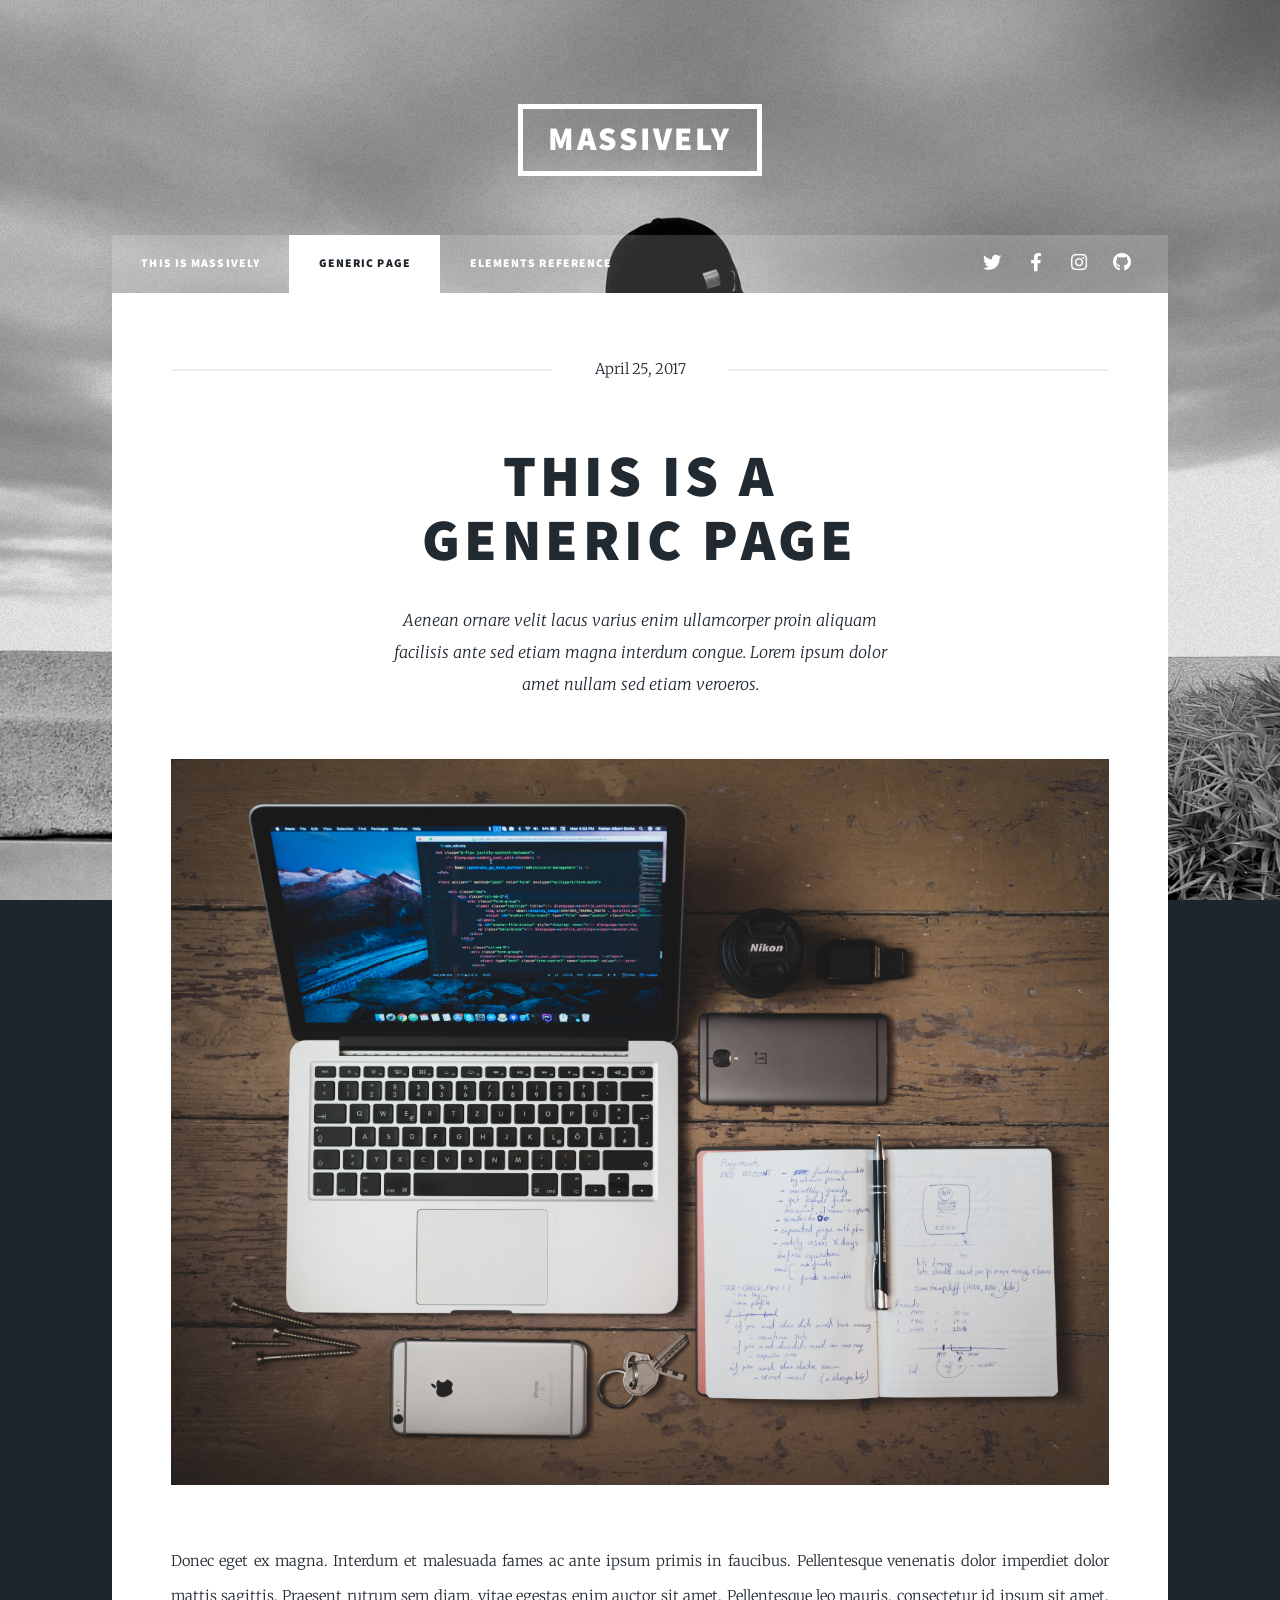
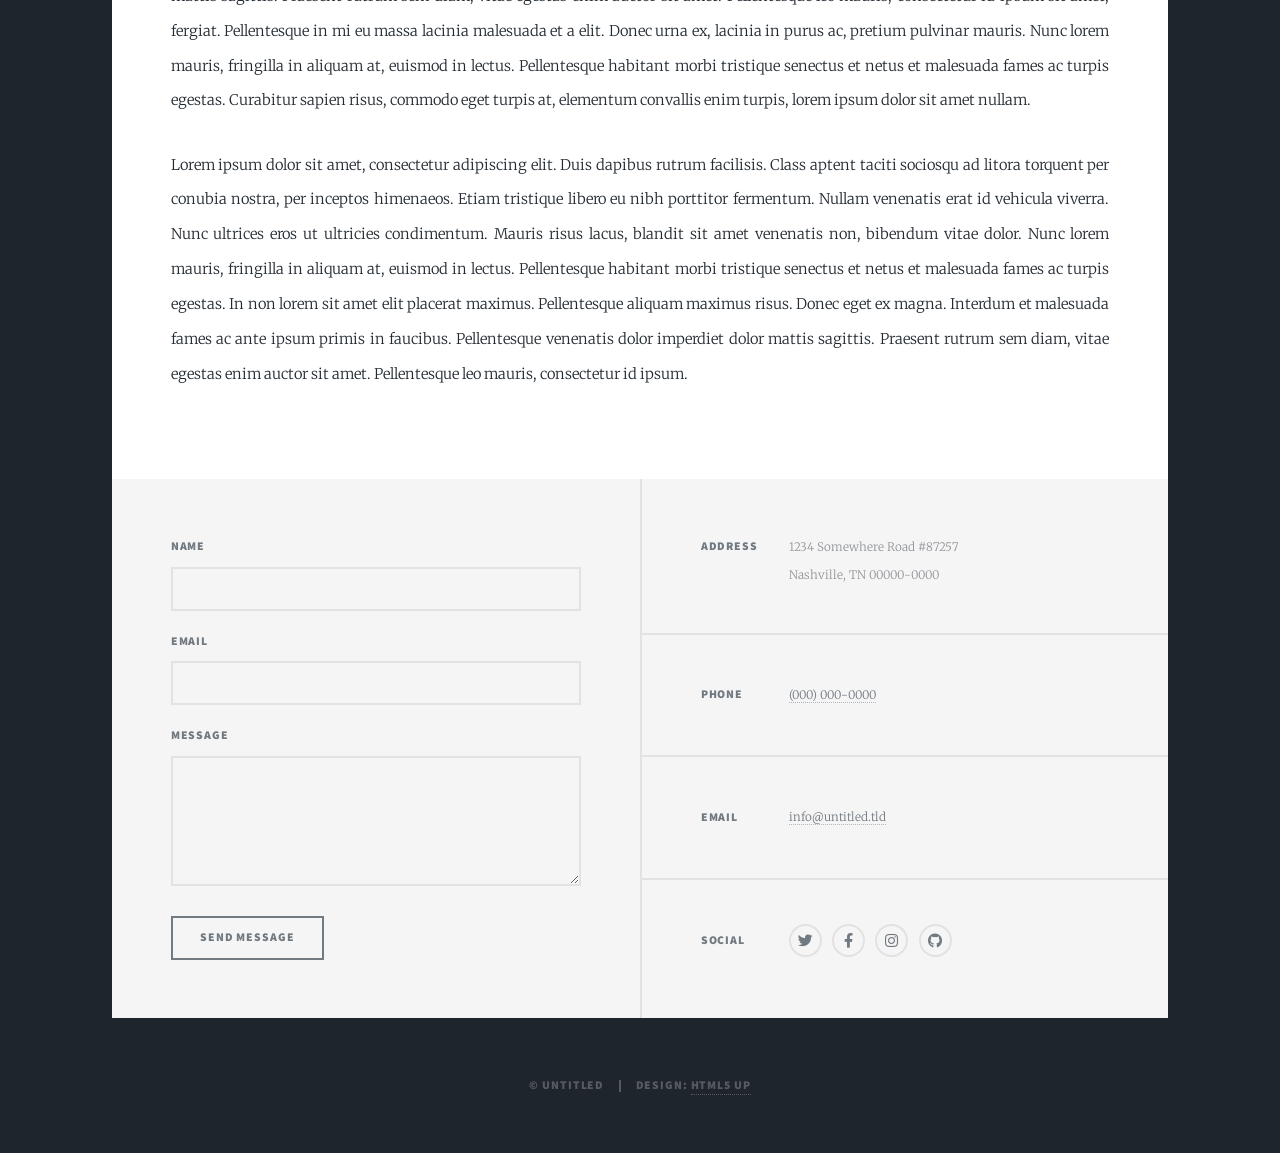
<file: generic.html>
<!DOCTYPE HTML>
<!--
	Massively by HTML5 UP
	html5up.net | @ajlkn
	Free for personal and commercial use under the CCA 3.0 license (html5up.net/license)
-->
<html>
	<head>
		<title>Generic Page - Massively by HTML5 UP</title>
		<meta charset="utf-8" />
		<meta name="viewport" content="width=device-width, initial-scale=1, user-scalable=no" />
		<link rel="stylesheet" href="assets/css/main.css" />
		<noscript><link rel="stylesheet" href="assets/css/noscript.css" /></noscript>
	</head>
	<body class="is-preload">

		<!-- Wrapper -->
			<div id="wrapper">

				<!-- Header -->
					<header id="header">
						<a href="index.html" class="logo">Massively</a>
					</header>

				<!-- Nav -->
					<nav id="nav">
						<ul class="links">
							<li><a href="index.html">This is Massively</a></li>
							<li class="active"><a href="generic.html">Generic Page</a></li>
							<li><a href="elements.html">Elements Reference</a></li>
						</ul>
						<ul class="icons">
							<li><a href="#" class="icon brands fa-twitter"><span class="label">Twitter</span></a></li>
							<li><a href="#" class="icon brands fa-facebook-f"><span class="label">Facebook</span></a></li>
							<li><a href="#" class="icon brands fa-instagram"><span class="label">Instagram</span></a></li>
							<li><a href="#" class="icon brands fa-github"><span class="label">GitHub</span></a></li>
						</ul>
					</nav>

				<!-- Main -->
					<div id="main">

						<!-- Post -->
							<section class="post">
								<header class="major">
									<span class="date">April 25, 2017</span>
									<h1>This is a<br />
									Generic Page</h1>
									<p>Aenean ornare velit lacus varius enim ullamcorper proin aliquam<br />
									facilisis ante sed etiam magna interdum congue. Lorem ipsum dolor<br />
									amet nullam sed etiam veroeros.</p>
								</header>
								<div class="image main"><img src="images/pic01.jpg" alt="" /></div>
								<p>Donec eget ex magna. Interdum et malesuada fames ac ante ipsum primis in faucibus. Pellentesque venenatis dolor imperdiet dolor mattis sagittis. Praesent rutrum sem diam, vitae egestas enim auctor sit amet. Pellentesque leo mauris, consectetur id ipsum sit amet, fergiat. Pellentesque in mi eu massa lacinia malesuada et a elit. Donec urna ex, lacinia in purus ac, pretium pulvinar mauris. Nunc lorem mauris, fringilla in aliquam at, euismod in lectus. Pellentesque habitant morbi tristique senectus et netus et malesuada fames ac turpis egestas. Curabitur sapien risus, commodo eget turpis at, elementum convallis enim turpis, lorem ipsum dolor sit amet nullam.</p>
								<p>Lorem ipsum dolor sit amet, consectetur adipiscing elit. Duis dapibus rutrum facilisis. Class aptent taciti sociosqu ad litora torquent per conubia nostra, per inceptos himenaeos. Etiam tristique libero eu nibh porttitor fermentum. Nullam venenatis erat id vehicula viverra. Nunc ultrices eros ut ultricies condimentum. Mauris risus lacus, blandit sit amet venenatis non, bibendum vitae dolor. Nunc lorem mauris, fringilla in aliquam at, euismod in lectus. Pellentesque habitant morbi tristique senectus et netus et malesuada fames ac turpis egestas. In non lorem sit amet elit placerat maximus. Pellentesque aliquam maximus risus. Donec eget ex magna. Interdum et malesuada fames ac ante ipsum primis in faucibus. Pellentesque venenatis dolor imperdiet dolor mattis sagittis. Praesent rutrum sem diam, vitae egestas enim auctor sit amet. Pellentesque leo mauris, consectetur id ipsum.</p>
							</section>

					</div>

				<!-- Footer -->
					<footer id="footer">
						<section>
							<form method="post" action="#">
								<div class="fields">
									<div class="field">
										<label for="name">Name</label>
										<input type="text" name="name" id="name" />
									</div>
									<div class="field">
										<label for="email">Email</label>
										<input type="text" name="email" id="email" />
									</div>
									<div class="field">
										<label for="message">Message</label>
										<textarea name="message" id="message" rows="3"></textarea>
									</div>
								</div>
								<ul class="actions">
									<li><input type="submit" value="Send Message" /></li>
								</ul>
							</form>
						</section>
						<section class="split contact">
							<section class="alt">
								<h3>Address</h3>
								<p>1234 Somewhere Road #87257<br />
								Nashville, TN 00000-0000</p>
							</section>
							<section>
								<h3>Phone</h3>
								<p><a href="#">(000) 000-0000</a></p>
							</section>
							<section>
								<h3>Email</h3>
								<p><a href="#">info@untitled.tld</a></p>
							</section>
							<section>
								<h3>Social</h3>
								<ul class="icons alt">
									<li><a href="#" class="icon brands alt fa-twitter"><span class="label">Twitter</span></a></li>
									<li><a href="#" class="icon brands alt fa-facebook-f"><span class="label">Facebook</span></a></li>
									<li><a href="#" class="icon brands alt fa-instagram"><span class="label">Instagram</span></a></li>
									<li><a href="#" class="icon brands alt fa-github"><span class="label">GitHub</span></a></li>
								</ul>
							</section>
						</section>
					</footer>

				<!-- Copyright -->
					<div id="copyright">
						<ul><li>&copy; Untitled</li><li>Design: <a href="https://html5up.net">HTML5 UP</a></li></ul>
					</div>

			</div>

		<!-- Scripts -->
			<script src="assets/js/jquery.min.js"></script>
			<script src="assets/js/jquery.scrollex.min.js"></script>
			<script src="assets/js/jquery.scrolly.min.js"></script>
			<script src="assets/js/browser.min.js"></script>
			<script src="assets/js/breakpoints.min.js"></script>
			<script src="assets/js/util.js"></script>
			<script src="assets/js/main.js"></script>

	</body>
</html>
</file>
<file: assets/css/main.css>
@import url(fontawesome-all.min.css);
@import url("https://fonts.googleapis.com/css?family=Merriweather:300,700,300italic,700italic|Source+Sans+Pro:900");

/*
	Massively by HTML5 UP
	html5up.net | @ajlkn
	Free for personal and commercial use under the CCA 3.0 license (html5up.net/license)
*/

html, body, div, span, applet, object,
iframe, h1, h2, h3, h4, h5, h6, p, blockquote,
pre, a, abbr, acronym, address, big, cite,
code, del, dfn, em, img, ins, kbd, q, s, samp,
small, strike, strong, sub, sup, tt, var, b,
u, i, center, dl, dt, dd, ol, ul, li, fieldset,
form, label, legend, table, caption, tbody,
tfoot, thead, tr, th, td, article, aside,
canvas, details, embed, figure, figcaption,
footer, header, hgroup, menu, nav, output, ruby,
section, summary, time, mark, audio, video {
	margin: 0;
	padding: 0;
	border: 0;
	font-size: 100%;
	font: inherit;
	vertical-align: baseline;}

article, aside, details, figcaption, figure,
footer, header, hgroup, menu, nav, section {
	display: block;}

body {
	line-height: 1;
}

ol, ul {
	list-style: none;
}

blockquote, q {
	quotes: none;
}

	blockquote:before, blockquote:after, q:before, q:after {
		content: '';
		content: none;
	}

table {
	border-collapse: collapse;
	border-spacing: 0;
}

body {
	-webkit-text-size-adjust: none;
}

mark {
	background-color: transparent;
	color: inherit;
}

input::-moz-focus-inner {
	border: 0;
	padding: 0;
}

input, select, textarea {
	-moz-appearance: none;
	-webkit-appearance: none;
	-ms-appearance: none;
	appearance: none;
}

/* Basic */

	@-ms-viewport {
		width: device-width;
	}

	body {
		-ms-overflow-style: scrollbar;
	}

	@media screen and (max-width: 480px) {

		html, body {
			min-width: 320px;
		}

	}

	html {
		box-sizing: border-box;
	}

	*, *:before, *:after {
		box-sizing: inherit;
	}

	body {
		background-color: #1e252d;
	}

		body.is-preload *, body.is-preload *:before, body.is-preload *:after {
			-moz-animation: none !important;
			-webkit-animation: none !important;
			-ms-animation: none !important;
			animation: none !important;
			-moz-transition: none !important;
			-webkit-transition: none !important;
			-ms-transition: none !important;
			transition: none !important;
		}

/* Type */

	html {
		font-size: 16pt;
	}

		@media screen and (max-width: 1680px) {

			html {
				font-size: 12pt;
			}

		}

		@media screen and (max-width: 1280px) {

			html {
				font-size: 11pt;
			}

		}

		@media screen and (max-width: 360px) {

			html {
				font-size: 10pt;
			}

		}

	body {
		color: #212931;
	}

	body, input, select, textarea {
		font-family: "Merriweather", Georgia, serif;
		font-weight: 300;
		font-size: 1rem;
		line-height: 2.375;
	}

	a {
		-moz-transition: color 0.2s ease-in-out, background-color 0.2s ease-in-out, border-color 0.2s ease-in-out, box-shadow 0.2s ease-in-out;
		-webkit-transition: color 0.2s ease-in-out, background-color 0.2s ease-in-out, border-color 0.2s ease-in-out, box-shadow 0.2s ease-in-out;
		-ms-transition: color 0.2s ease-in-out, background-color 0.2s ease-in-out, border-color 0.2s ease-in-out, box-shadow 0.2s ease-in-out;
		transition: color 0.2s ease-in-out, background-color 0.2s ease-in-out, border-color 0.2s ease-in-out, box-shadow 0.2s ease-in-out;
		border-bottom: dotted 1px;
		text-decoration: none;
	}

		a:hover {
			border-bottom-color: transparent;
		}

	strong, b {
		font-weight: 600;
	}

	em, i {
		font-style: italic;
	}

	p {
		text-align: justify;
		margin: 0 0 2rem 0;
	}

	h1, h2, h3, h4, h5, h6 {
		font-family: "Source Sans Pro", Helvetica, sans-serif;
		font-weight: 900;
		line-height: 1.5;
		letter-spacing: 0.075em;
		text-transform: uppercase;
		margin: 0 0 1rem 0;
	}

		h1 a, h2 a, h3 a, h4 a, h5 a, h6 a {
			border-bottom: 0;
			color: inherit;
			text-decoration: none;
		}

	h1 {
		font-size: 4rem;
		line-height: 1.1;
		margin: 0 0 2rem 0;
	}

	h2 {
		font-size: 1.75rem;
		line-height: 1.3;
		margin: 0 0 1.5rem 0;
	}

	h3 {
		font-size: 1.25rem;
		margin: 0 0 1.5rem 0;
	}

	h4 {
		font-size: 1rem;
	}

	h5 {
		font-size: 0.9rem;
	}

	h6 {
		font-size: 0.8rem;
	}

	sub {
		font-size: 0.8rem;
		position: relative;
		top: 0.5rem;
	}

	sup {
		font-size: 0.8rem;
		position: relative;
		top: -0.5rem;
	}

	blockquote {
		border-left: solid 4px;
		font-style: italic;
		margin: 0 0 2rem 0;
		padding: 0.5rem 0 0.5rem 2rem;
	}

	code {
		border: solid 2px;
		font-family: "Courier New", monospace;
		font-size: 0.9rem;
		margin: 0 0.25rem;
		padding: 0.25rem 0.65rem;
	}

	pre {
		-webkit-overflow-scrolling: touch;
		font-family: "Courier New", monospace;
		font-size: 0.9rem;
		margin: 0 0 2rem 0;
	}

		pre code {
			display: block;
			line-height: 1.75;
			padding: 1rem 1.5rem;
			overflow-x: auto;
		}

	hr {
		border: 0;
		border-bottom: solid 2px;
		margin: 3rem 0;
	}

		hr.major {
			margin: 5rem 0;
		}

	.align-left {
		text-align: left;
	}

	.align-center {
		text-align: center;
	}

	.align-right {
		text-align: right;
	}

	input, select, textarea {
		color: #212931;
	}

	a {
		color: #212931;
		border-bottom-color: rgba(33, 41, 49, 0.5);
	}

		a:hover {
			border-bottom-color: transparent;
			color: #18bfef !important;
		}

	strong, b {
		color: #212931;
	}

	h1, h2, h3, h4, h5, h6 {
		color: #212931;
	}

	blockquote {
		border-left-color: #eeeeee;
	}

	code {
		background: rgba(220, 220, 220, 0.25);
		border-color: #eeeeee;
	}

	hr {
		border-bottom-color: #eeeeee;
	}

/* Row */

	.row {
		display: flex;
		flex-wrap: wrap;
		box-sizing: border-box;
		align-items: stretch;
	}

		.row > * {
			box-sizing: border-box;
		}

		.row.gtr-uniform > * > :last-child {
			margin-bottom: 0;
		}

		.row.aln-left {
			justify-content: flex-start;
		}

		.row.aln-center {
			justify-content: center;
		}

		.row.aln-right {
			justify-content: flex-end;
		}

		.row.aln-top {
			align-items: flex-start;
		}

		.row.aln-middle {
			align-items: center;
		}

		.row.aln-bottom {
			align-items: flex-end;
		}

		.row > .imp {
			order: -1;
		}

		.row > .col-1 {
			width: 8.33333%;
		}

		.row > .off-1 {
			margin-left: 8.33333%;
		}

		.row > .col-2 {
			width: 16.66667%;
		}

		.row > .off-2 {
			margin-left: 16.66667%;
		}

		.row > .col-3 {
			width: 25%;
		}

		.row > .off-3 {
			margin-left: 25%;
		}

		.row > .col-4 {
			width: 33.33333%;
		}

		.row > .off-4 {
			margin-left: 33.33333%;
		}

		.row > .col-5 {
			width: 41.66667%;
		}

		.row > .off-5 {
			margin-left: 41.66667%;
		}

		.row > .col-6 {
			width: 50%;
		}

		.row > .off-6 {
			margin-left: 50%;
		}

		.row > .col-7 {
			width: 58.33333%;
		}

		.row > .off-7 {
			margin-left: 58.33333%;
		}

		.row > .col-8 {
			width: 66.66667%;
		}

		.row > .off-8 {
			margin-left: 66.66667%;
		}

		.row > .col-9 {
			width: 75%;
		}

		.row > .off-9 {
			margin-left: 75%;
		}

		.row > .col-10 {
			width: 83.33333%;
		}

		.row > .off-10 {
			margin-left: 83.33333%;
		}

		.row > .col-11 {
			width: 91.66667%;
		}

		.row > .off-11 {
			margin-left: 91.66667%;
		}

		.row > .col-12 {
			width: 100%;
		}

		.row > .off-12 {
			margin-left: 100%;
		}

		.row.gtr-0 {
			margin-top: 0;
			margin-left: 0rem;
		}

			.row.gtr-0 > * {
				padding: 0 0 0 0rem;
			}

			.row.gtr-0.gtr-uniform {
				margin-top: 0rem;
			}

				.row.gtr-0.gtr-uniform > * {
					padding-top: 0rem;
				}

		.row.gtr-25 {
			margin-top: 0;
			margin-left: -0.375rem;
		}

			.row.gtr-25 > * {
				padding: 0 0 0 0.375rem;
			}

			.row.gtr-25.gtr-uniform {
				margin-top: -0.375rem;
			}

				.row.gtr-25.gtr-uniform > * {
					padding-top: 0.375rem;
				}

		.row.gtr-50 {
			margin-top: 0;
			margin-left: -0.75rem;
		}

			.row.gtr-50 > * {
				padding: 0 0 0 0.75rem;
			}

			.row.gtr-50.gtr-uniform {
				margin-top: -0.75rem;
			}

				.row.gtr-50.gtr-uniform > * {
					padding-top: 0.75rem;
				}

		.row {
			margin-top: 0;
			margin-left: -1.5rem;
		}

			.row > * {
				padding: 0 0 0 1.5rem;
			}

			.row.gtr-uniform {
				margin-top: -1.5rem;
			}

				.row.gtr-uniform > * {
					padding-top: 1.5rem;
				}

		.row.gtr-150 {
			margin-top: 0;
			margin-left: -2.25rem;
		}

			.row.gtr-150 > * {
				padding: 0 0 0 2.25rem;
			}

			.row.gtr-150.gtr-uniform {
				margin-top: -2.25rem;
			}

				.row.gtr-150.gtr-uniform > * {
					padding-top: 2.25rem;
				}

		.row.gtr-200 {
			margin-top: 0;
			margin-left: -3rem;
		}

			.row.gtr-200 > * {
				padding: 0 0 0 3rem;
			}

			.row.gtr-200.gtr-uniform {
				margin-top: -3rem;
			}

				.row.gtr-200.gtr-uniform > * {
					padding-top: 3rem;
				}

		@media screen and (max-width: 1680px) {

			.row {
				display: flex;
				flex-wrap: wrap;
				box-sizing: border-box;
				align-items: stretch;
			}

				.row > * {
					box-sizing: border-box;
				}

				.row.gtr-uniform > * > :last-child {
					margin-bottom: 0;
				}

				.row.aln-left {
					justify-content: flex-start;
				}

				.row.aln-center {
					justify-content: center;
				}

				.row.aln-right {
					justify-content: flex-end;
				}

				.row.aln-top {
					align-items: flex-start;
				}

				.row.aln-middle {
					align-items: center;
				}

				.row.aln-bottom {
					align-items: flex-end;
				}

				.row > .imp-xlarge {
					order: -1;
				}

				.row > .col-1-xlarge {
					width: 8.33333%;
				}

				.row > .off-1-xlarge {
					margin-left: 8.33333%;
				}

				.row > .col-2-xlarge {
					width: 16.66667%;
				}

				.row > .off-2-xlarge {
					margin-left: 16.66667%;
				}

				.row > .col-3-xlarge {
					width: 25%;
				}

				.row > .off-3-xlarge {
					margin-left: 25%;
				}

				.row > .col-4-xlarge {
					width: 33.33333%;
				}

				.row > .off-4-xlarge {
					margin-left: 33.33333%;
				}

				.row > .col-5-xlarge {
					width: 41.66667%;
				}

				.row > .off-5-xlarge {
					margin-left: 41.66667%;
				}

				.row > .col-6-xlarge {
					width: 50%;
				}

				.row > .off-6-xlarge {
					margin-left: 50%;
				}

				.row > .col-7-xlarge {
					width: 58.33333%;
				}

				.row > .off-7-xlarge {
					margin-left: 58.33333%;
				}

				.row > .col-8-xlarge {
					width: 66.66667%;
				}

				.row > .off-8-xlarge {
					margin-left: 66.66667%;
				}

				.row > .col-9-xlarge {
					width: 75%;
				}

				.row > .off-9-xlarge {
					margin-left: 75%;
				}

				.row > .col-10-xlarge {
					width: 83.33333%;
				}

				.row > .off-10-xlarge {
					margin-left: 83.33333%;
				}

				.row > .col-11-xlarge {
					width: 91.66667%;
				}

				.row > .off-11-xlarge {
					margin-left: 91.66667%;
				}

				.row > .col-12-xlarge {
					width: 100%;
				}

				.row > .off-12-xlarge {
					margin-left: 100%;
				}

				.row.gtr-0 {
					margin-top: 0;
					margin-left: 0rem;
				}

					.row.gtr-0 > * {
						padding: 0 0 0 0rem;
					}

					.row.gtr-0.gtr-uniform {
						margin-top: 0rem;
					}

						.row.gtr-0.gtr-uniform > * {
							padding-top: 0rem;
						}

				.row.gtr-25 {
					margin-top: 0;
					margin-left: -0.375rem;
				}

					.row.gtr-25 > * {
						padding: 0 0 0 0.375rem;
					}

					.row.gtr-25.gtr-uniform {
						margin-top: -0.375rem;
					}

						.row.gtr-25.gtr-uniform > * {
							padding-top: 0.375rem;
						}

				.row.gtr-50 {
					margin-top: 0;
					margin-left: -0.75rem;
				}

					.row.gtr-50 > * {
						padding: 0 0 0 0.75rem;
					}

					.row.gtr-50.gtr-uniform {
						margin-top: -0.75rem;
					}

						.row.gtr-50.gtr-uniform > * {
							padding-top: 0.75rem;
						}

				.row {
					margin-top: 0;
					margin-left: -1.5rem;
				}

					.row > * {
						padding: 0 0 0 1.5rem;
					}

					.row.gtr-uniform {
						margin-top: -1.5rem;
					}

						.row.gtr-uniform > * {
							padding-top: 1.5rem;
						}

				.row.gtr-150 {
					margin-top: 0;
					margin-left: -2.25rem;
				}

					.row.gtr-150 > * {
						padding: 0 0 0 2.25rem;
					}

					.row.gtr-150.gtr-uniform {
						margin-top: -2.25rem;
					}

						.row.gtr-150.gtr-uniform > * {
							padding-top: 2.25rem;
						}

				.row.gtr-200 {
					margin-top: 0;
					margin-left: -3rem;
				}

					.row.gtr-200 > * {
						padding: 0 0 0 3rem;
					}

					.row.gtr-200.gtr-uniform {
						margin-top: -3rem;
					}

						.row.gtr-200.gtr-uniform > * {
							padding-top: 3rem;
						}

		}

		@media screen and (max-width: 1280px) {

			.row {
				display: flex;
				flex-wrap: wrap;
				box-sizing: border-box;
				align-items: stretch;
			}

				.row > * {
					box-sizing: border-box;
				}

				.row.gtr-uniform > * > :last-child {
					margin-bottom: 0;
				}

				.row.aln-left {
					justify-content: flex-start;
				}

				.row.aln-center {
					justify-content: center;
				}

				.row.aln-right {
					justify-content: flex-end;
				}

				.row.aln-top {
					align-items: flex-start;
				}

				.row.aln-middle {
					align-items: center;
				}

				.row.aln-bottom {
					align-items: flex-end;
				}

				.row > .imp-large {
					order: -1;
				}

				.row > .col-1-large {
					width: 8.33333%;
				}

				.row > .off-1-large {
					margin-left: 8.33333%;
				}

				.row > .col-2-large {
					width: 16.66667%;
				}

				.row > .off-2-large {
					margin-left: 16.66667%;
				}

				.row > .col-3-large {
					width: 25%;
				}

				.row > .off-3-large {
					margin-left: 25%;
				}

				.row > .col-4-large {
					width: 33.33333%;
				}

				.row > .off-4-large {
					margin-left: 33.33333%;
				}

				.row > .col-5-large {
					width: 41.66667%;
				}

				.row > .off-5-large {
					margin-left: 41.66667%;
				}

				.row > .col-6-large {
					width: 50%;
				}

				.row > .off-6-large {
					margin-left: 50%;
				}

				.row > .col-7-large {
					width: 58.33333%;
				}

				.row > .off-7-large {
					margin-left: 58.33333%;
				}

				.row > .col-8-large {
					width: 66.66667%;
				}

				.row > .off-8-large {
					margin-left: 66.66667%;
				}

				.row > .col-9-large {
					width: 75%;
				}

				.row > .off-9-large {
					margin-left: 75%;
				}

				.row > .col-10-large {
					width: 83.33333%;
				}

				.row > .off-10-large {
					margin-left: 83.33333%;
				}

				.row > .col-11-large {
					width: 91.66667%;
				}

				.row > .off-11-large {
					margin-left: 91.66667%;
				}

				.row > .col-12-large {
					width: 100%;
				}

				.row > .off-12-large {
					margin-left: 100%;
				}

				.row.gtr-0 {
					margin-top: 0;
					margin-left: 0rem;
				}

					.row.gtr-0 > * {
						padding: 0 0 0 0rem;
					}

					.row.gtr-0.gtr-uniform {
						margin-top: 0rem;
					}

						.row.gtr-0.gtr-uniform > * {
							padding-top: 0rem;
						}

				.row.gtr-25 {
					margin-top: 0;
					margin-left: -0.375rem;
				}

					.row.gtr-25 > * {
						padding: 0 0 0 0.375rem;
					}

					.row.gtr-25.gtr-uniform {
						margin-top: -0.375rem;
					}

						.row.gtr-25.gtr-uniform > * {
							padding-top: 0.375rem;
						}

				.row.gtr-50 {
					margin-top: 0;
					margin-left: -0.75rem;
				}

					.row.gtr-50 > * {
						padding: 0 0 0 0.75rem;
					}

					.row.gtr-50.gtr-uniform {
						margin-top: -0.75rem;
					}

						.row.gtr-50.gtr-uniform > * {
							padding-top: 0.75rem;
						}

				.row {
					margin-top: 0;
					margin-left: -1.5rem;
				}

					.row > * {
						padding: 0 0 0 1.5rem;
					}

					.row.gtr-uniform {
						margin-top: -1.5rem;
					}

						.row.gtr-uniform > * {
							padding-top: 1.5rem;
						}

				.row.gtr-150 {
					margin-top: 0;
					margin-left: -2.25rem;
				}

					.row.gtr-150 > * {
						padding: 0 0 0 2.25rem;
					}

					.row.gtr-150.gtr-uniform {
						margin-top: -2.25rem;
					}

						.row.gtr-150.gtr-uniform > * {
							padding-top: 2.25rem;
						}

				.row.gtr-200 {
					margin-top: 0;
					margin-left: -3rem;
				}

					.row.gtr-200 > * {
						padding: 0 0 0 3rem;
					}

					.row.gtr-200.gtr-uniform {
						margin-top: -3rem;
					}

						.row.gtr-200.gtr-uniform > * {
							padding-top: 3rem;
						}

		}

		@media screen and (max-width: 980px) {

			.row {
				display: flex;
				flex-wrap: wrap;
				box-sizing: border-box;
				align-items: stretch;
			}

				.row > * {
					box-sizing: border-box;
				}

				.row.gtr-uniform > * > :last-child {
					margin-bottom: 0;
				}

				.row.aln-left {
					justify-content: flex-start;
				}

				.row.aln-center {
					justify-content: center;
				}

				.row.aln-right {
					justify-content: flex-end;
				}

				.row.aln-top {
					align-items: flex-start;
				}

				.row.aln-middle {
					align-items: center;
				}

				.row.aln-bottom {
					align-items: flex-end;
				}

				.row > .imp-medium {
					order: -1;
				}

				.row > .col-1-medium {
					width: 8.33333%;
				}

				.row > .off-1-medium {
					margin-left: 8.33333%;
				}

				.row > .col-2-medium {
					width: 16.66667%;
				}

				.row > .off-2-medium {
					margin-left: 16.66667%;
				}

				.row > .col-3-medium {
					width: 25%;
				}

				.row > .off-3-medium {
					margin-left: 25%;
				}

				.row > .col-4-medium {
					width: 33.33333%;
				}

				.row > .off-4-medium {
					margin-left: 33.33333%;
				}

				.row > .col-5-medium {
					width: 41.66667%;
				}

				.row > .off-5-medium {
					margin-left: 41.66667%;
				}

				.row > .col-6-medium {
					width: 50%;
				}

				.row > .off-6-medium {
					margin-left: 50%;
				}

				.row > .col-7-medium {
					width: 58.33333%;
				}

				.row > .off-7-medium {
					margin-left: 58.33333%;
				}

				.row > .col-8-medium {
					width: 66.66667%;
				}

				.row > .off-8-medium {
					margin-left: 66.66667%;
				}

				.row > .col-9-medium {
					width: 75%;
				}

				.row > .off-9-medium {
					margin-left: 75%;
				}

				.row > .col-10-medium {
					width: 83.33333%;
				}

				.row > .off-10-medium {
					margin-left: 83.33333%;
				}

				.row > .col-11-medium {
					width: 91.66667%;
				}

				.row > .off-11-medium {
					margin-left: 91.66667%;
				}

				.row > .col-12-medium {
					width: 100%;
				}

				.row > .off-12-medium {
					margin-left: 100%;
				}

				.row.gtr-0 {
					margin-top: 0;
					margin-left: 0rem;
				}

					.row.gtr-0 > * {
						padding: 0 0 0 0rem;
					}

					.row.gtr-0.gtr-uniform {
						margin-top: 0rem;
					}

						.row.gtr-0.gtr-uniform > * {
							padding-top: 0rem;
						}

				.row.gtr-25 {
					margin-top: 0;
					margin-left: -0.375rem;
				}

					.row.gtr-25 > * {
						padding: 0 0 0 0.375rem;
					}

					.row.gtr-25.gtr-uniform {
						margin-top: -0.375rem;
					}

						.row.gtr-25.gtr-uniform > * {
							padding-top: 0.375rem;
						}

				.row.gtr-50 {
					margin-top: 0;
					margin-left: -0.75rem;
				}

					.row.gtr-50 > * {
						padding: 0 0 0 0.75rem;
					}

					.row.gtr-50.gtr-uniform {
						margin-top: -0.75rem;
					}

						.row.gtr-50.gtr-uniform > * {
							padding-top: 0.75rem;
						}

				.row {
					margin-top: 0;
					margin-left: -1.5rem;
				}

					.row > * {
						padding: 0 0 0 1.5rem;
					}

					.row.gtr-uniform {
						margin-top: -1.5rem;
					}

						.row.gtr-uniform > * {
							padding-top: 1.5rem;
						}

				.row.gtr-150 {
					margin-top: 0;
					margin-left: -2.25rem;
				}

					.row.gtr-150 > * {
						padding: 0 0 0 2.25rem;
					}

					.row.gtr-150.gtr-uniform {
						margin-top: -2.25rem;
					}

						.row.gtr-150.gtr-uniform > * {
							padding-top: 2.25rem;
						}

				.row.gtr-200 {
					margin-top: 0;
					margin-left: -3rem;
				}

					.row.gtr-200 > * {
						padding: 0 0 0 3rem;
					}

					.row.gtr-200.gtr-uniform {
						margin-top: -3rem;
					}

						.row.gtr-200.gtr-uniform > * {
							padding-top: 3rem;
						}

		}

		@media screen and (max-width: 736px) {

			.row {
				display: flex;
				flex-wrap: wrap;
				box-sizing: border-box;
				align-items: stretch;
			}

				.row > * {
					box-sizing: border-box;
				}

				.row.gtr-uniform > * > :last-child {
					margin-bottom: 0;
				}

				.row.aln-left {
					justify-content: flex-start;
				}

				.row.aln-center {
					justify-content: center;
				}

				.row.aln-right {
					justify-content: flex-end;
				}

				.row.aln-top {
					align-items: flex-start;
				}

				.row.aln-middle {
					align-items: center;
				}

				.row.aln-bottom {
					align-items: flex-end;
				}

				.row > .imp-small {
					order: -1;
				}

				.row > .col-1-small {
					width: 8.33333%;
				}

				.row > .off-1-small {
					margin-left: 8.33333%;
				}

				.row > .col-2-small {
					width: 16.66667%;
				}

				.row > .off-2-small {
					margin-left: 16.66667%;
				}

				.row > .col-3-small {
					width: 25%;
				}

				.row > .off-3-small {
					margin-left: 25%;
				}

				.row > .col-4-small {
					width: 33.33333%;
				}

				.row > .off-4-small {
					margin-left: 33.33333%;
				}

				.row > .col-5-small {
					width: 41.66667%;
				}

				.row > .off-5-small {
					margin-left: 41.66667%;
				}

				.row > .col-6-small {
					width: 50%;
				}

				.row > .off-6-small {
					margin-left: 50%;
				}

				.row > .col-7-small {
					width: 58.33333%;
				}

				.row > .off-7-small {
					margin-left: 58.33333%;
				}

				.row > .col-8-small {
					width: 66.66667%;
				}

				.row > .off-8-small {
					margin-left: 66.66667%;
				}

				.row > .col-9-small {
					width: 75%;
				}

				.row > .off-9-small {
					margin-left: 75%;
				}

				.row > .col-10-small {
					width: 83.33333%;
				}

				.row > .off-10-small {
					margin-left: 83.33333%;
				}

				.row > .col-11-small {
					width: 91.66667%;
				}

				.row > .off-11-small {
					margin-left: 91.66667%;
				}

				.row > .col-12-small {
					width: 100%;
				}

				.row > .off-12-small {
					margin-left: 100%;
				}

				.row.gtr-0 {
					margin-top: 0;
					margin-left: 0rem;
				}

					.row.gtr-0 > * {
						padding: 0 0 0 0rem;
					}

					.row.gtr-0.gtr-uniform {
						margin-top: 0rem;
					}

						.row.gtr-0.gtr-uniform > * {
							padding-top: 0rem;
						}

				.row.gtr-25 {
					margin-top: 0;
					margin-left: -0.375rem;
				}

					.row.gtr-25 > * {
						padding: 0 0 0 0.375rem;
					}

					.row.gtr-25.gtr-uniform {
						margin-top: -0.375rem;
					}

						.row.gtr-25.gtr-uniform > * {
							padding-top: 0.375rem;
						}

				.row.gtr-50 {
					margin-top: 0;
					margin-left: -0.75rem;
				}

					.row.gtr-50 > * {
						padding: 0 0 0 0.75rem;
					}

					.row.gtr-50.gtr-uniform {
						margin-top: -0.75rem;
					}

						.row.gtr-50.gtr-uniform > * {
							padding-top: 0.75rem;
						}

				.row {
					margin-top: 0;
					margin-left: -1.5rem;
				}

					.row > * {
						padding: 0 0 0 1.5rem;
					}

					.row.gtr-uniform {
						margin-top: -1.5rem;
					}

						.row.gtr-uniform > * {
							padding-top: 1.5rem;
						}

				.row.gtr-150 {
					margin-top: 0;
					margin-left: -2.25rem;
				}

					.row.gtr-150 > * {
						padding: 0 0 0 2.25rem;
					}

					.row.gtr-150.gtr-uniform {
						margin-top: -2.25rem;
					}

						.row.gtr-150.gtr-uniform > * {
							padding-top: 2.25rem;
						}

				.row.gtr-200 {
					margin-top: 0;
					margin-left: -3rem;
				}

					.row.gtr-200 > * {
						padding: 0 0 0 3rem;
					}

					.row.gtr-200.gtr-uniform {
						margin-top: -3rem;
					}

						.row.gtr-200.gtr-uniform > * {
							padding-top: 3rem;
						}

		}

		@media screen and (max-width: 480px) {

			.row {
				display: flex;
				flex-wrap: wrap;
				box-sizing: border-box;
				align-items: stretch;
			}

				.row > * {
					box-sizing: border-box;
				}

				.row.gtr-uniform > * > :last-child {
					margin-bottom: 0;
				}

				.row.aln-left {
					justify-content: flex-start;
				}

				.row.aln-center {
					justify-content: center;
				}

				.row.aln-right {
					justify-content: flex-end;
				}

				.row.aln-top {
					align-items: flex-start;
				}

				.row.aln-middle {
					align-items: center;
				}

				.row.aln-bottom {
					align-items: flex-end;
				}

				.row > .imp-xsmall {
					order: -1;
				}

				.row > .col-1-xsmall {
					width: 8.33333%;
				}

				.row > .off-1-xsmall {
					margin-left: 8.33333%;
				}

				.row > .col-2-xsmall {
					width: 16.66667%;
				}

				.row > .off-2-xsmall {
					margin-left: 16.66667%;
				}

				.row > .col-3-xsmall {
					width: 25%;
				}

				.row > .off-3-xsmall {
					margin-left: 25%;
				}

				.row > .col-4-xsmall {
					width: 33.33333%;
				}

				.row > .off-4-xsmall {
					margin-left: 33.33333%;
				}

				.row > .col-5-xsmall {
					width: 41.66667%;
				}

				.row > .off-5-xsmall {
					margin-left: 41.66667%;
				}

				.row > .col-6-xsmall {
					width: 50%;
				}

				.row > .off-6-xsmall {
					margin-left: 50%;
				}

				.row > .col-7-xsmall {
					width: 58.33333%;
				}

				.row > .off-7-xsmall {
					margin-left: 58.33333%;
				}

				.row > .col-8-xsmall {
					width: 66.66667%;
				}

				.row > .off-8-xsmall {
					margin-left: 66.66667%;
				}

				.row > .col-9-xsmall {
					width: 75%;
				}

				.row > .off-9-xsmall {
					margin-left: 75%;
				}

				.row > .col-10-xsmall {
					width: 83.33333%;
				}

				.row > .off-10-xsmall {
					margin-left: 83.33333%;
				}

				.row > .col-11-xsmall {
					width: 91.66667%;
				}

				.row > .off-11-xsmall {
					margin-left: 91.66667%;
				}

				.row > .col-12-xsmall {
					width: 100%;
				}

				.row > .off-12-xsmall {
					margin-left: 100%;
				}

				.row.gtr-0 {
					margin-top: 0;
					margin-left: 0rem;
				}

					.row.gtr-0 > * {
						padding: 0 0 0 0rem;
					}

					.row.gtr-0.gtr-uniform {
						margin-top: 0rem;
					}

						.row.gtr-0.gtr-uniform > * {
							padding-top: 0rem;
						}

				.row.gtr-25 {
					margin-top: 0;
					margin-left: -0.375rem;
				}

					.row.gtr-25 > * {
						padding: 0 0 0 0.375rem;
					}

					.row.gtr-25.gtr-uniform {
						margin-top: -0.375rem;
					}

						.row.gtr-25.gtr-uniform > * {
							padding-top: 0.375rem;
						}

				.row.gtr-50 {
					margin-top: 0;
					margin-left: -0.75rem;
				}

					.row.gtr-50 > * {
						padding: 0 0 0 0.75rem;
					}

					.row.gtr-50.gtr-uniform {
						margin-top: -0.75rem;
					}

						.row.gtr-50.gtr-uniform > * {
							padding-top: 0.75rem;
						}

				.row {
					margin-top: 0;
					margin-left: -1.5rem;
				}

					.row > * {
						padding: 0 0 0 1.5rem;
					}

					.row.gtr-uniform {
						margin-top: -1.5rem;
					}

						.row.gtr-uniform > * {
							padding-top: 1.5rem;
						}

				.row.gtr-150 {
					margin-top: 0;
					margin-left: -2.25rem;
				}

					.row.gtr-150 > * {
						padding: 0 0 0 2.25rem;
					}

					.row.gtr-150.gtr-uniform {
						margin-top: -2.25rem;
					}

						.row.gtr-150.gtr-uniform > * {
							padding-top: 2.25rem;
						}

				.row.gtr-200 {
					margin-top: 0;
					margin-left: -3rem;
				}

					.row.gtr-200 > * {
						padding: 0 0 0 3rem;
					}

					.row.gtr-200.gtr-uniform {
						margin-top: -3rem;
					}

						.row.gtr-200.gtr-uniform > * {
							padding-top: 3rem;
						}

		}

		@media screen and (max-width: 360px) {

			.row {
				display: flex;
				flex-wrap: wrap;
				box-sizing: border-box;
				align-items: stretch;
			}

				.row > * {
					box-sizing: border-box;
				}

				.row.gtr-uniform > * > :last-child {
					margin-bottom: 0;
				}

				.row.aln-left {
					justify-content: flex-start;
				}

				.row.aln-center {
					justify-content: center;
				}

				.row.aln-right {
					justify-content: flex-end;
				}

				.row.aln-top {
					align-items: flex-start;
				}

				.row.aln-middle {
					align-items: center;
				}

				.row.aln-bottom {
					align-items: flex-end;
				}

				.row > .imp-xxsmall {
					order: -1;
				}

				.row > .col-1-xxsmall {
					width: 8.33333%;
				}

				.row > .off-1-xxsmall {
					margin-left: 8.33333%;
				}

				.row > .col-2-xxsmall {
					width: 16.66667%;
				}

				.row > .off-2-xxsmall {
					margin-left: 16.66667%;
				}

				.row > .col-3-xxsmall {
					width: 25%;
				}

				.row > .off-3-xxsmall {
					margin-left: 25%;
				}

				.row > .col-4-xxsmall {
					width: 33.33333%;
				}

				.row > .off-4-xxsmall {
					margin-left: 33.33333%;
				}

				.row > .col-5-xxsmall {
					width: 41.66667%;
				}

				.row > .off-5-xxsmall {
					margin-left: 41.66667%;
				}

				.row > .col-6-xxsmall {
					width: 50%;
				}

				.row > .off-6-xxsmall {
					margin-left: 50%;
				}

				.row > .col-7-xxsmall {
					width: 58.33333%;
				}

				.row > .off-7-xxsmall {
					margin-left: 58.33333%;
				}

				.row > .col-8-xxsmall {
					width: 66.66667%;
				}

				.row > .off-8-xxsmall {
					margin-left: 66.66667%;
				}

				.row > .col-9-xxsmall {
					width: 75%;
				}

				.row > .off-9-xxsmall {
					margin-left: 75%;
				}

				.row > .col-10-xxsmall {
					width: 83.33333%;
				}

				.row > .off-10-xxsmall {
					margin-left: 83.33333%;
				}

				.row > .col-11-xxsmall {
					width: 91.66667%;
				}

				.row > .off-11-xxsmall {
					margin-left: 91.66667%;
				}

				.row > .col-12-xxsmall {
					width: 100%;
				}

				.row > .off-12-xxsmall {
					margin-left: 100%;
				}

				.row.gtr-0 {
					margin-top: 0;
					margin-left: 0rem;
				}

					.row.gtr-0 > * {
						padding: 0 0 0 0rem;
					}

					.row.gtr-0.gtr-uniform {
						margin-top: 0rem;
					}

						.row.gtr-0.gtr-uniform > * {
							padding-top: 0rem;
						}

				.row.gtr-25 {
					margin-top: 0;
					margin-left: -0.375rem;
				}

					.row.gtr-25 > * {
						padding: 0 0 0 0.375rem;
					}

					.row.gtr-25.gtr-uniform {
						margin-top: -0.375rem;
					}

						.row.gtr-25.gtr-uniform > * {
							padding-top: 0.375rem;
						}

				.row.gtr-50 {
					margin-top: 0;
					margin-left: -0.75rem;
				}

					.row.gtr-50 > * {
						padding: 0 0 0 0.75rem;
					}

					.row.gtr-50.gtr-uniform {
						margin-top: -0.75rem;
					}

						.row.gtr-50.gtr-uniform > * {
							padding-top: 0.75rem;
						}

				.row {
					margin-top: 0;
					margin-left: -1.5rem;
				}

					.row > * {
						padding: 0 0 0 1.5rem;
					}

					.row.gtr-uniform {
						margin-top: -1.5rem;
					}

						.row.gtr-uniform > * {
							padding-top: 1.5rem;
						}

				.row.gtr-150 {
					margin-top: 0;
					margin-left: -2.25rem;
				}

					.row.gtr-150 > * {
						padding: 0 0 0 2.25rem;
					}

					.row.gtr-150.gtr-uniform {
						margin-top: -2.25rem;
					}

						.row.gtr-150.gtr-uniform > * {
							padding-top: 2.25rem;
						}

				.row.gtr-200 {
					margin-top: 0;
					margin-left: -3rem;
				}

					.row.gtr-200 > * {
						padding: 0 0 0 3rem;
					}

					.row.gtr-200.gtr-uniform {
						margin-top: -3rem;
					}

						.row.gtr-200.gtr-uniform > * {
							padding-top: 3rem;
						}

		}

/* Box */

	.box {
		border: solid 2px;
		margin-bottom: 2rem;
		padding: 1.5rem;
	}

		.box > :last-child,
		.box > :last-child > :last-child,
		.box > :last-child > :last-child > :last-child {
			margin-bottom: 0;
		}

		.box.alt {
			border: 0;
			border-radius: 0;
			padding: 0;
		}

	.box {
		border-color: #eeeeee;
	}

/* Button */

	input[type="submit"],
	input[type="reset"],
	input[type="button"],
	button,
	.button {
		-moz-appearance: none;
		-webkit-appearance: none;
		-ms-appearance: none;
		appearance: none;
		-moz-transition: background-color 0.2s ease-in-out, box-shadow 0.2s ease-in-out, color 0.2s ease-in-out;
		-webkit-transition: background-color 0.2s ease-in-out, box-shadow 0.2s ease-in-out, color 0.2s ease-in-out;
		-ms-transition: background-color 0.2s ease-in-out, box-shadow 0.2s ease-in-out, color 0.2s ease-in-out;
		transition: background-color 0.2s ease-in-out, box-shadow 0.2s ease-in-out, color 0.2s ease-in-out;
		border: 0;
		border-radius: 0;
		cursor: pointer;
		display: inline-block;
		font-family: "Source Sans Pro", Helvetica, sans-serif;
		font-size: 0.8rem;
		font-weight: 900;
		letter-spacing: 0.075em;
		height: 3rem;
		line-height: 3rem;
		padding: 0 2rem;
		text-align: center;
		text-decoration: none;
		text-transform: uppercase;
		white-space: nowrap;
	}

		input[type="submit"].icon:before,
		input[type="reset"].icon:before,
		input[type="button"].icon:before,
		button.icon:before,
		.button.icon:before {
			margin-right: 0.5rem;
		}

		input[type="submit"].icon.solo,
		input[type="reset"].icon.solo,
		input[type="button"].icon.solo,
		button.icon.solo,
		.button.icon.solo {
			position: relative;
			width: 4rem;
			height: 4rem;
			line-height: 4rem;
			border-radius: 4rem;
			text-indent: 4rem;
			overflow: hidden;
			padding: 0;
			white-space: nowrap;
		}

			input[type="submit"].icon.solo:before,
			input[type="reset"].icon.solo:before,
			input[type="button"].icon.solo:before,
			button.icon.solo:before,
			.button.icon.solo:before {
				position: absolute;
				display: block;
				top: 0;
				left: 0;
				width: inherit;
				height: inherit;
				line-height: inherit;
				font-size: 1.25rem;
				margin-right: 0;
				text-align: center;
				text-indent: 0;
			}

		input[type="submit"].fit,
		input[type="reset"].fit,
		input[type="button"].fit,
		button.fit,
		.button.fit {
			width: 100%;
		}

		input[type="submit"].small,
		input[type="reset"].small,
		input[type="button"].small,
		button.small,
		.button.small {
			font-size: 0.7rem;
			height: 2.5rem;
			line-height: 2.5rem;
			padding: 0 1.5rem;
		}

		input[type="submit"].large,
		input[type="reset"].large,
		input[type="button"].large,
		button.large,
		.button.large {
			font-size: 0.9rem;
			height: 3.5rem;
			line-height: 3.5rem;
			padding: 0 2.75rem;
		}

		@media screen and (max-width: 980px) {

			input[type="submit"],
			input[type="reset"],
			input[type="button"],
			button,
			.button {
				font-size: 0.9rem;
				height: 3.25rem;
				line-height: 3.25rem;
			}

				input[type="submit"].large,
				input[type="reset"].large,
				input[type="button"].large,
				button.large,
				.button.large {
					font-size: 1rem;
					height: 3.75rem;
					line-height: 3.75rem;
				}

		}

		input[type="submit"].disabled, input[type="submit"]:disabled,
		input[type="reset"].disabled,
		input[type="reset"]:disabled,
		input[type="button"].disabled,
		input[type="button"]:disabled,
		button.disabled,
		button:disabled,
		.button.disabled,
		.button:disabled {
			pointer-events: none;
			opacity: 0.25;
		}

	input[type="submit"],
	input[type="reset"],
	input[type="button"],
	button,
	.button {
		background-color: transparent;
		box-shadow: inset 0 0 0 2px #212931;
		color: #212931 !important;
	}

		input[type="submit"]:hover,
		input[type="reset"]:hover,
		input[type="button"]:hover,
		button:hover,
		.button:hover {
			box-shadow: inset 0 0 0 2px #18bfef;
			color: #18bfef !important;
		}

		input[type="submit"].primary,
		input[type="reset"].primary,
		input[type="button"].primary,
		button.primary,
		.button.primary {
			background-color: #212931;
			box-shadow: none;
			color: #ffffff !important;
		}

			input[type="submit"].primary:hover,
			input[type="reset"].primary:hover,
			input[type="button"].primary:hover,
			button.primary:hover,
			.button.primary:hover {
				background-color: #18bfef;
			}

/* Form */

	form {
		margin: 0 0 2rem 0;
	}

		form > :last-child {
			margin-bottom: 0;
		}

		form > .fields {
			display: -moz-flex;
			display: -webkit-flex;
			display: -ms-flex;
			display: flex;
			-moz-flex-wrap: wrap;
			-webkit-flex-wrap: wrap;
			-ms-flex-wrap: wrap;
			flex-wrap: wrap;
			width: calc(100% + 3rem);
			margin: -1.5rem 0 2rem -1.5rem;
		}

			form > .fields > .field {
				-moz-flex-grow: 0;
				-webkit-flex-grow: 0;
				-ms-flex-grow: 0;
				flex-grow: 0;
				-moz-flex-shrink: 0;
				-webkit-flex-shrink: 0;
				-ms-flex-shrink: 0;
				flex-shrink: 0;
				padding: 1.5rem 0 0 1.5rem;
				width: calc(100% - 1.5rem);
			}

				form > .fields > .field.half {
					width: calc(50% - 0.75rem);
				}

				form > .fields > .field.third {
					width: calc(100%/3 - 0.5rem);
				}

				form > .fields > .field.quarter {
					width: calc(25% - 0.375rem);
				}

		@media screen and (max-width: 480px) {

			form > .fields {
				width: calc(100% + 3rem);
				margin: -1.5rem 0 2rem -1.5rem;
			}

				form > .fields > .field {
					padding: 1.5rem 0 0 1.5rem;
					width: calc(100% - 1.5rem);
				}

					form > .fields > .field.half {
						width: calc(100% - 1.5rem);
					}

					form > .fields > .field.third {
						width: calc(100% - 1.5rem);
					}

					form > .fields > .field.quarter {
						width: calc(100% - 1.5rem);
					}

		}

	label {
		display: block;
		font-family: "Source Sans Pro", Helvetica, sans-serif;
		font-weight: 900;
		line-height: 1.5;
		letter-spacing: 0.075em;
		font-size: 0.8rem;
		text-transform: uppercase;
		margin: 0 0 0.75rem 0;
	}

		@media screen and (max-width: 980px) {

			label {
				font-size: 0.9rem;
			}

		}

	input[type="text"],
	input[type="password"],
	input[type="email"],
	select,
	textarea {
		-moz-appearance: none;
		-webkit-appearance: none;
		-ms-appearance: none;
		appearance: none;
		background: transparent;
		border-radius: 0;
		border: solid 2px;
		color: inherit;
		display: block;
		outline: 0;
		padding: 0 1rem;
		text-decoration: none;
		width: 100%;
	}

		input[type="text"]:invalid,
		input[type="password"]:invalid,
		input[type="email"]:invalid,
		select:invalid,
		textarea:invalid {
			box-shadow: none;
		}

	select {
		background-size: 1.25rem;
		background-repeat: no-repeat;
		background-position: calc(100% - 1rem) center;
		height: 3rem;
		padding-right: 3rem;
		text-overflow: ellipsis;
	}

		select:focus::-ms-value {
			background-color: transparent;
		}

		select::-ms-expand {
			display: none;
		}

	input[type="text"],
	input[type="password"],
	input[type="email"],
	select {
		height: 3rem;
	}

	textarea {
		padding: 0.75rem 1rem;
	}

	input[type="checkbox"],
	input[type="radio"] {
		-moz-appearance: none;
		-webkit-appearance: none;
		-ms-appearance: none;
		appearance: none;
		display: block;
		float: left;
		margin-right: -2rem;
		opacity: 0;
		width: 1rem;
		z-index: -1;
	}

		input[type="checkbox"] + label,
		input[type="radio"] + label {
			text-decoration: none;
			cursor: pointer;
			display: inline-block;
			font-size: 1rem;
			letter-spacing: 0;
			font-family: "Merriweather", Georgia, serif;
			text-transform: none;
			font-weight: 300;
			padding-left: 2.8rem;
			padding-right: 1rem;
			position: relative;
		}

			input[type="checkbox"] + label:before,
			input[type="radio"] + label:before {
				-moz-osx-font-smoothing: grayscale;
				-webkit-font-smoothing: antialiased;
				display: inline-block;
				font-style: normal;
				font-variant: normal;
				text-rendering: auto;
				line-height: 1;
				text-transform: none !important;
				font-family: 'Font Awesome 5 Free';
				font-weight: 900;
			}

			input[type="checkbox"] + label:before,
			input[type="radio"] + label:before {
				border-radius: 0;
				border: solid 2px;
				content: '';
				display: inline-block;
				font-size: 0.8rem;
				height: 1.8rem;
				left: 0;
				line-height: 1.65rem;
				position: absolute;
				text-align: center;
				top: -0.125rem;
				width: 1.8rem;
			}

		input[type="checkbox"]:checked + label:before,
		input[type="radio"]:checked + label:before {
			content: '\f00c';
		}

	input[type="checkbox"] + label:before {
		border-radius: 0;
	}

	input[type="radio"] + label:before {
		border-radius: 100%;
	}

	::-webkit-input-placeholder {
		opacity: 1.0;
	}

	:-moz-placeholder {
		opacity: 1.0;
	}

	::-moz-placeholder {
		opacity: 1.0;
	}

	:-ms-input-placeholder {
		opacity: 1.0;
	}

	label {
		color: #212931;
	}

	input[type="text"],
	input[type="password"],
	input[type="email"],
	select,
	textarea {
		border-color: #eeeeee;
	}

		input[type="text"]:focus,
		input[type="password"]:focus,
		input[type="email"]:focus,
		select:focus,
		textarea:focus {
			border-color: #18bfef;
		}

	select {
		background-image: url("data:image/svg+xml;charset=utf8,%3Csvg xmlns='http://www.w3.org/2000/svg' width='40' height='40' preserveAspectRatio='none' viewBox='0 0 40 40'%3E%3Cpath d='M9.4,12.3l10.4,10.4l10.4-10.4c0.2-0.2,0.5-0.4,0.9-0.4c0.3,0,0.6,0.1,0.9,0.4l3.3,3.3c0.2,0.2,0.4,0.5,0.4,0.9 c0,0.4-0.1,0.6-0.4,0.9L20.7,31.9c-0.2,0.2-0.5,0.4-0.9,0.4c-0.3,0-0.6-0.1-0.9-0.4L4.3,17.3c-0.2-0.2-0.4-0.5-0.4-0.9 c0-0.4,0.1-0.6,0.4-0.9l3.3-3.3c0.2-0.2,0.5-0.4,0.9-0.4S9.1,12.1,9.4,12.3z' fill='%23eeeeee' /%3E%3C/svg%3E");
	}

		select option {
			background-color: #ffffff;
			color: #212931;
		}

	.select-wrapper:before {
		color: #eeeeee;
	}

	input[type="checkbox"] + label,
	input[type="radio"] + label {
		color: #212931;
	}

		input[type="checkbox"] + label:before,
		input[type="radio"] + label:before {
			border-color: #eeeeee;
		}

	input[type="checkbox"]:checked + label:before,
	input[type="radio"]:checked + label:before {
		background-color: #212931;
		border-color: #212931;
		color: #ffffff;
	}

	input[type="checkbox"]:focus + label:before,
	input[type="radio"]:focus + label:before {
		border-color: #18bfef;
	}

	::-webkit-input-placeholder {
		color: #909498 !important;
	}

	:-moz-placeholder {
		color: #909498 !important;
	}

	::-moz-placeholder {
		color: #909498 !important;
	}

	:-ms-input-placeholder {
		color: #909498 !important;
	}

	.formerize-placeholder {
		color: #909498 !important;
	}

/* Icon */

	.icon {
		text-decoration: none;
		border-bottom: none;
		position: relative;
	}

		.icon:before {
			-moz-osx-font-smoothing: grayscale;
			-webkit-font-smoothing: antialiased;
			display: inline-block;
			font-style: normal;
			font-variant: normal;
			text-rendering: auto;
			line-height: 1;
			text-transform: none !important;
			font-family: 'Font Awesome 5 Free';
			font-weight: 400;
		}

		.icon > .label {
			display: none;
		}

		.icon:before {
			line-height: inherit;
		}

		.icon.solid:before {
			font-weight: 900;
		}

		.icon.brands:before {
			font-family: 'Font Awesome 5 Brands';
		}

/* Image */

	.image {
		border: 0;
		display: inline-block;
		position: relative;
	}

		.image img {
			display: block;
		}

		.image.left, .image.right {
			max-width: 40%;
		}

			.image.left img, .image.right img {
				width: 100%;
			}

		.image.left {
			float: left;
			margin: 0 2rem 2rem 0;
			top: 0.75rem;
		}

		.image.right {
			float: right;
			margin: 0 0 2rem 2rem;
			top: 0.75rem;
		}

		.image.fit {
			display: block;
			margin: 2.5rem 0;
			width: 100%;
		}

			.image.fit:first-child {
				margin-top: 0;
			}

			.image.fit img {
				width: 100%;
			}

		.image.main {
			display: block;
			margin: 4rem 0;
			width: 100%;
		}

			.image.main:first-child {
				margin-top: 0;
			}

			.image.main img {
				width: 100%;
			}

		@media screen and (max-width: 736px) {

			.image.fit {
				margin: 2rem 0;
			}

			.image.main {
				margin: 2rem 0;
			}

		}

	a.image {
		overflow: hidden;
	}

		a.image img {
			-moz-transition: -moz-transform 0.2s ease-out;
			-webkit-transition: -webkit-transform 0.2s ease-out;
			-ms-transition: -ms-transform 0.2s ease-out;
			transition: transform 0.2s ease-out;
		}

		a.image:hover img {
			-moz-transform: scale(1.05);
			-webkit-transform: scale(1.05);
			-ms-transform: scale(1.05);
			transform: scale(1.05);
		}

/* Actions */

	ul.actions {
		display: -moz-flex;
		display: -webkit-flex;
		display: -ms-flex;
		display: flex;
		cursor: default;
		list-style: none;
		margin-left: -1rem;
		padding-left: 0;
	}

		ul.actions li {
			padding: 0 0 0 1rem;
			vertical-align: middle;
		}

		ul.actions.special {
			-moz-justify-content: center;
			-webkit-justify-content: center;
			-ms-justify-content: center;
			justify-content: center;
			width: 100%;
			margin-left: 0;
		}

			ul.actions.special li:first-child {
				padding-left: 0;
			}

		ul.actions.stacked {
			-moz-flex-direction: column;
			-webkit-flex-direction: column;
			-ms-flex-direction: column;
			flex-direction: column;
			margin-left: 0;
		}

			ul.actions.stacked li {
				padding: 1.3rem 0 0 0;
			}

				ul.actions.stacked li:first-child {
					padding-top: 0;
				}

		ul.actions.fit {
			width: calc(100% + 1rem);
		}

			ul.actions.fit li {
				-moz-flex-grow: 1;
				-webkit-flex-grow: 1;
				-ms-flex-grow: 1;
				flex-grow: 1;
				-moz-flex-shrink: 1;
				-webkit-flex-shrink: 1;
				-ms-flex-shrink: 1;
				flex-shrink: 1;
				width: 100%;
			}

				ul.actions.fit li > * {
					width: 100%;
				}

			ul.actions.fit.stacked {
				width: 100%;
			}

		@media screen and (max-width: 480px) {

			ul.actions:not(.fixed) {
				-moz-flex-direction: column;
				-webkit-flex-direction: column;
				-ms-flex-direction: column;
				flex-direction: column;
				margin-left: 0;
				width: 100% !important;
			}

				ul.actions:not(.fixed) li {
					-moz-flex-grow: 1;
					-webkit-flex-grow: 1;
					-ms-flex-grow: 1;
					flex-grow: 1;
					-moz-flex-shrink: 1;
					-webkit-flex-shrink: 1;
					-ms-flex-shrink: 1;
					flex-shrink: 1;
					padding: 1rem 0 0 0;
					text-align: center;
					width: 100%;
				}

					ul.actions:not(.fixed) li > * {
						width: 100%;
					}

					ul.actions:not(.fixed) li:first-child {
						padding-top: 0;
					}

					ul.actions:not(.fixed) li input[type="submit"],
					ul.actions:not(.fixed) li input[type="reset"],
					ul.actions:not(.fixed) li input[type="button"],
					ul.actions:not(.fixed) li button,
					ul.actions:not(.fixed) li .button {
						width: 100%;
					}

						ul.actions:not(.fixed) li input[type="submit"].icon:before,
						ul.actions:not(.fixed) li input[type="reset"].icon:before,
						ul.actions:not(.fixed) li input[type="button"].icon:before,
						ul.actions:not(.fixed) li button.icon:before,
						ul.actions:not(.fixed) li .button.icon:before {
							margin-left: -0.5rem;
						}

		}

/* Icons */

	ul.icons {
		cursor: default;
		list-style: none;
		padding-left: 0;
	}

		ul.icons li {
			display: inline-block;
			padding: 0 0.5rem 0 0;
			vertical-align: middle;
		}

			ul.icons li:last-child {
				padding-right: 0;
			}

			ul.icons li .icon:before {
				width: 2.25rem;
				height: 2.25rem;
				line-height: 2.25rem;
				display: inline-block;
				text-align: center;
				border-radius: 100%;
				font-size: 1.25rem;
			}

		ul.icons.alt li .icon:before {
			-moz-transition: color 0.2s ease-in-out, background-color 0.2s ease-in-out, border-color 0.2s ease-in-out, box-shadow 0.2s ease-in-out;
			-webkit-transition: color 0.2s ease-in-out, background-color 0.2s ease-in-out, border-color 0.2s ease-in-out, box-shadow 0.2s ease-in-out;
			-ms-transition: color 0.2s ease-in-out, background-color 0.2s ease-in-out, border-color 0.2s ease-in-out, box-shadow 0.2s ease-in-out;
			transition: color 0.2s ease-in-out, background-color 0.2s ease-in-out, border-color 0.2s ease-in-out, box-shadow 0.2s ease-in-out;
			font-size: 1rem;
		}

/* List */

	ol {
		list-style: decimal;
		margin: 0 0 2rem 0;
		padding-left: 1.25rem;
	}

		ol li {
			padding-left: 0.25rem;
		}

	ul {
		list-style: disc;
		margin: 0 0 2rem 0;
		padding-left: 1rem;
	}

		ul li {
			padding-left: 0.5rem;
		}

		ul.divided {
			list-style: none;
			padding-left: 0;
		}

			ul.divided li {
				border-top: solid 1px;
				padding: 0.5rem 0;
			}

				ul.divided li:first-child {
					border-top: 0;
					padding-top: 0;
				}

	dl {
		margin: 0 0 2rem 0;
	}

		dl dt {
			display: block;
			font-weight: 600;
			margin: 0 0 1rem 0;
		}

		dl dd {
			margin-left: 2rem;
		}

	ul.divided li {
		border-top-color: #eeeeee;
	}

	ul.icons li a.icon:hover:before {
		color: #18bfef;
	}

	ul.icons.alt li .icon:before {
		box-shadow: inset 0 0 0 2px #eeeeee;
	}

	ul.icons.alt li a.icon:hover:before {
		box-shadow: inset 0 0 0 2px #18bfef;
	}

/* Section/Article */

	section.special, article.special {
		text-align: center;
	}

	header {
		cursor: default;
	}

		header > .date {
			display: block;
			font-size: 0.8rem;
			height: 1;
			margin: 0 0 1rem 0;
			position: relative;
		}

		header > p {
			font-style: italic;
		}

		header > h1 + p {
			font-size: 1.1rem;
			margin-top: -0.5rem;
			line-height: 2;
		}

		header > h2 + p {
			font-size: 1rem;
			margin-top: -0.75rem;
		}

		header > h3 + p {
			font-size: 0.9rem;
			margin-top: -0.75rem;
		}

		header > h4 + p {
			font-size: 0.8rem;
			margin-top: -0.75rem;
		}

		header.major {
			margin: 0 0 4rem 0;
			text-align: center;
		}

			header.major > :last-child {
				margin-bottom: 0;
			}

			header.major > p {
				margin-top: 0;
				text-align: center;
			}

			header.major > .date {
				font-size: 1rem;
				margin: 0 0 4rem 0;
			}

				header.major > .date:before, header.major > .date:after {
					content: '';
					display: block;
					position: absolute;
					top: 50%;
					width: calc(50% - 6rem);
					border-top: solid 2px;
				}

				header.major > .date:before {
					left: 0;
				}

				header.major > .date:after {
					right: 0;
				}

		@media screen and (max-width: 980px) {

			header br {
				display: none;
			}

		}

		@media screen and (max-width: 736px) {

			header.major {
				margin: 0 0 2rem 0;
			}

		}

	header.major .date:before, header.major .date:after {
		border-top-color: #eeeeee;
	}

/* Table */

	.table-wrapper {
		-webkit-overflow-scrolling: touch;
		overflow-x: auto;
	}

	table {
		margin: 0 0 2rem 0;
		width: 100%;
	}

		table tbody tr {
			border: solid 1px;
			border-left: 0;
			border-right: 0;
		}

		table td {
			padding: 0.75rem 0.75rem;
		}

		table th {
			font-family: "Source Sans Pro", Helvetica, sans-serif;
			font-size: 0.8rem;
			font-weight: 900;
			letter-spacing: 0.075em;
			line-height: 1.5;
			padding: 0 0.75rem 0.75rem 0.75rem;
			text-align: left;
			text-transform: uppercase;
		}

			@media screen and (max-width: 980px) {

				table th {
					font-size: 0.9rem;
				}

			}

		table thead {
			border-bottom: solid 2px;
		}

		table tfoot {
			border-top: solid 2px;
		}

		table.alt {
			border-collapse: separate;
		}

			table.alt tbody tr td {
				border: solid 1px;
				border-left-width: 0;
				border-top-width: 0;
			}

				table.alt tbody tr td:first-child {
					border-left-width: 1px;
				}

			table.alt tbody tr:first-child td {
				border-top-width: 1px;
			}

			table.alt thead {
				border-bottom: 0;
			}

			table.alt tfoot {
				border-top: 0;
			}

	table tbody tr {
		border-color: #eeeeee;
	}

		table tbody tr:nth-child(2n + 1) {
			background-color: rgba(220, 220, 220, 0.25);
		}

	table th {
		color: #212931;
	}

	table thead {
		border-bottom-color: #eeeeee;
	}

	table tfoot {
		border-top-color: #eeeeee;
	}

	table.alt tbody tr td {
		border-color: #eeeeee;
	}

/* Pagination */

	.pagination {
		display: -moz-inline-flex;
		display: -webkit-inline-flex;
		display: -ms-inline-flex;
		display: inline-flex;
		-moz-user-select: none;
		-webkit-user-select: none;
		-ms-user-select: none;
		user-select: none;
		cursor: default;
		list-style: none;
		margin: 0 0 2rem 2px;
		padding: 0;
	}

		.pagination a, .pagination span {
			-moz-transition: background-color 0.2s ease-in-out, border-color 0.2s ease-in-out, box-shadow 0.2s ease-in-out, color 0.2s ease-in-out;
			-webkit-transition: background-color 0.2s ease-in-out, border-color 0.2s ease-in-out, box-shadow 0.2s ease-in-out, color 0.2s ease-in-out;
			-ms-transition: background-color 0.2s ease-in-out, border-color 0.2s ease-in-out, box-shadow 0.2s ease-in-out, color 0.2s ease-in-out;
			transition: background-color 0.2s ease-in-out, border-color 0.2s ease-in-out, box-shadow 0.2s ease-in-out, color 0.2s ease-in-out;
			border: solid 2px;
			display: inline-block;
			font-family: "Source Sans Pro", Helvetica, sans-serif;
			font-size: 0.8rem;
			font-weight: 900;
			height: 3rem;
			letter-spacing: 0.075em;
			line-height: calc(3rem - 4px);
			margin-left: -2px;
			min-width: 3rem;
			position: relative;
			text-align: center;
			text-decoration: none;
			text-transform: uppercase;
		}

		.pagination .next, .pagination .previous {
			text-decoration: none;
			padding: 0 1.75rem;
		}

			.pagination .next:before, .pagination .previous:before {
				-moz-osx-font-smoothing: grayscale;
				-webkit-font-smoothing: antialiased;
				display: inline-block;
				font-style: normal;
				font-variant: normal;
				text-rendering: auto;
				line-height: 1;
				text-transform: none !important;
				font-family: 'Font Awesome 5 Free';
				font-weight: 900;
			}

			.pagination .next:before, .pagination .previous:before {
				display: inline-block;
				color: inherit !important;
				line-height: inherit;
			}

		.pagination .previous:before {
			content: '\f104';
			margin-right: 0.9375em;
		}

		.pagination .next:before {
			content: '\f105';
			float: right;
			margin-left: 0.9375em;
		}

		@media screen and (max-width: 980px) {

			.pagination a, .pagination span {
				font-size: 0.9rem;
			}

		}

		@media screen and (max-width: 480px) {

			.pagination .page, .pagination .extra {
				display: none;
			}

		}

	.pagination a, .pagination span {
		border-color: #eeeeee;
	}

	.pagination a {
		color: #212931 !important;
	}

		.pagination a:hover {
			color: #18bfef !important;
			border-color: #18bfef;
			z-index: 1;
		}

			.pagination a:hover + a,
			.pagination a:hover + span {
				border-left-color: #18bfef;
			}

		.pagination a.active {
			background-color: #eeeeee;
		}

	.pagination span {
		color: #eeeeee;
	}

/* Wrapper */

	#wrapper {
		-moz-transition: opacity 0.5s ease;
		-webkit-transition: opacity 0.5s ease;
		-ms-transition: opacity 0.5s ease;
		transition: opacity 0.5s ease;
		position: relative;
		z-index: 1;
		overflow: hidden;
	}

		#wrapper > .bg {
			position: absolute;
			top: 0;
			left: 0;
			width: 100%;
			height: 100%;
			background-color: #212931;
			background-image: url("../../images/overlay.png"), linear-gradient(0deg, rgba(0, 0, 0, 0.1), rgba(0, 0, 0, 0.1)), url("../../images/bg.jpg");
			background-size: auto,								auto,														100% auto;
			background-position: center,								center,														top center;
			background-repeat: repeat,								no-repeat,													no-repeat;
			background-attachment: scroll,								scroll,														scroll;
			z-index: -1;
		}

			#wrapper > .bg.fixed {
				position: fixed;
				width: 100vw;
				height: 100vh;
			}

		#wrapper.fade-in:before {
			pointer-events: none;
			-moz-transition: opacity 1s ease-in-out;
			-webkit-transition: opacity 1s ease-in-out;
			-ms-transition: opacity 1s ease-in-out;
			transition: opacity 1s ease-in-out;
			-moz-transition-delay: 0.75s;
			-webkit-transition-delay: 0.75s;
			-ms-transition-delay: 0.75s;
			transition-delay: 0.75s;
			background: #1e252d;
			content: '';
			display: block;
			height: 100%;
			left: 0;
			opacity: 0;
			position: fixed;
			top: 0;
			width: 100%;
		}

		body.is-preload #wrapper.fade-in:before {
			opacity: 1;
		}

		@media screen and (orientation: portrait) {

			#wrapper > .bg {
				background-size: auto,								auto,														auto 175%;
			}

		}

/* Intro */

	#intro {
		color: #ffffff;
		padding: 8rem 4rem 6rem 4rem ;
		-moz-align-items: center;
		-webkit-align-items: center;
		-ms-align-items: center;
		align-items: center;
		display: -moz-flex;
		display: -webkit-flex;
		display: -ms-flex;
		display: flex;
		-moz-flex-direction: column;
		-webkit-flex-direction: column;
		-ms-flex-direction: column;
		flex-direction: column;
		-moz-justify-content: -moz-flex-end;
		-webkit-justify-content: -webkit-flex-end;
		-ms-justify-content: -ms-flex-end;
		justify-content: flex-end;
		-moz-transition: opacity 1s ease, -moz-transform 1s ease;
		-webkit-transition: opacity 1s ease, -webkit-transform 1s ease;
		-ms-transition: opacity 1s ease, -ms-transform 1s ease;
		transition: opacity 1s ease, transform 1s ease;
		position: relative;
		cursor: default;
		text-align: center;
		z-index: 1;
		min-height: 100vh;
	}

		#intro input, #intro select, #intro textarea {
			color: #ffffff;
		}

		#intro a {
			color: #ffffff;
			border-bottom-color: rgba(255, 255, 255, 0.5);
		}

			#intro a:hover {
				border-bottom-color: transparent;
				color: #18bfef !important;
			}

		#intro strong, #intro b {
			color: #ffffff;
		}

		#intro h1, #intro h2, #intro h3, #intro h4, #intro h5, #intro h6 {
			color: #ffffff;
		}

		#intro blockquote {
			border-left-color: #ffffff;
		}

		#intro code {
			background: rgba(255, 255, 255, 0.075);
			border-color: #ffffff;
		}

		#intro hr {
			border-bottom-color: #ffffff;
		}

		#intro input[type="submit"],
		#intro input[type="reset"],
		#intro input[type="button"],
		#intro button,
		#intro .button {
			background-color: transparent;
			box-shadow: inset 0 0 0 2px #ffffff;
			color: #ffffff !important;
		}

			#intro input[type="submit"]:hover,
			#intro input[type="reset"]:hover,
			#intro input[type="button"]:hover,
			#intro button:hover,
			#intro .button:hover {
				box-shadow: inset 0 0 0 2px #18bfef;
				color: #18bfef !important;
			}

			#intro input[type="submit"].primary,
			#intro input[type="reset"].primary,
			#intro input[type="button"].primary,
			#intro button.primary,
			#intro .button.primary {
				background-color: #ffffff;
				box-shadow: none;
				color: #1e252d !important;
			}

				#intro input[type="submit"].primary:hover,
				#intro input[type="reset"].primary:hover,
				#intro input[type="button"].primary:hover,
				#intro button.primary:hover,
				#intro .button.primary:hover {
					background-color: #18bfef;
				}

		#intro h1 {
			font-size: 5rem;
			line-height: 1;
		}

		#intro p {
			font-size: 1.25rem;
			font-style: italic;
			margin-top: -0.25rem;
			text-align: center;
		}

		#intro + #header {
			margin-top: -20rem;
		}

			#intro + #header .logo {
				-moz-transform: translateY(2rem);
				-webkit-transform: translateY(2rem);
				-ms-transform: translateY(2rem);
				transform: translateY(2rem);
				opacity: 0;
				visibility: hidden;
			}

		#intro.hidden {
			pointer-events: none;
			-moz-transform: translateY(2rem);
			-webkit-transform: translateY(2rem);
			-ms-transform: translateY(2rem);
			transform: translateY(2rem);
			-moz-transition: opacity 0.5s ease, -moz-transform 0.5s ease, visibility 0.5s;
			-webkit-transition: opacity 0.5s ease, -webkit-transform 0.5s ease, visibility 0.5s;
			-ms-transition: opacity 0.5s ease, -ms-transform 0.5s ease, visibility 0.5s;
			transition: opacity 0.5s ease, transform 0.5s ease, visibility 0.5s;
			opacity: 0;
			visibility: hidden;
		}

			#intro.hidden + #header .logo {
				-moz-transform: translateY(0);
				-webkit-transform: translateY(0);
				-ms-transform: translateY(0);
				transform: translateY(0);
				opacity: 1;
				visibility: visible;
			}

		body.is-preload #intro {
			-moz-transform: translateY(2rem);
			-webkit-transform: translateY(2rem);
			-ms-transform: translateY(2rem);
			transform: translateY(2rem);
			opacity: 0;
		}

			body.is-preload #intro:not(.hidden) + #header + #nav {
				-moz-transform: translateY(4rem);
				-webkit-transform: translateY(4rem);
				-ms-transform: translateY(4rem);
				transform: translateY(4rem);
				opacity: 0;
			}

		@media screen and (max-width: 980px) {

			#intro {
				padding: 4rem 4rem 2rem 4rem ;
				min-height: 90vh;
			}

				#intro p br {
					display: none;
				}

				#intro + #header {
					margin-top: -14rem;
				}

		}

		@media screen and (max-width: 736px) {

			#intro {
				padding: 3rem 2rem 1rem 2rem ;
				min-height: 80vh;
			}

				#intro h1 {
					font-size: 3.25rem;
					line-height: 1.1;
					margin-bottom: 1rem;
				}

				#intro p {
					font-size: 1rem;
					margin-top: 0rem;
				}

				#intro .actions {
					display: none;
				}

		}

/* Header */

	#header {
		color: #ffffff;
		-moz-align-items: center;
		-webkit-align-items: center;
		-ms-align-items: center;
		align-items: center;
		display: -moz-flex;
		display: -webkit-flex;
		display: -ms-flex;
		display: flex;
		-moz-flex-direction: column;
		-webkit-flex-direction: column;
		-ms-flex-direction: column;
		flex-direction: column;
		-moz-justify-content: -moz-flex-end;
		-webkit-justify-content: -webkit-flex-end;
		-ms-justify-content: -ms-flex-end;
		justify-content: flex-end;
		pointer-events: none;
		-moz-user-select: none;
		-webkit-user-select: none;
		-ms-user-select: none;
		user-select: none;
		height: 20rem;
		padding-bottom: 8rem;
		position: relative;
		text-align: center;
		z-index: 2;
	}

		#header input, #header select, #header textarea {
			color: #ffffff;
		}

		#header a {
			color: #ffffff;
			border-bottom-color: rgba(255, 255, 255, 0.5);
		}

			#header a:hover {
				border-bottom-color: transparent;
				color: #18bfef !important;
			}

		#header strong, #header b {
			color: #ffffff;
		}

		#header h1, #header h2, #header h3, #header h4, #header h5, #header h6 {
			color: #ffffff;
		}

		#header blockquote {
			border-left-color: #ffffff;
		}

		#header code {
			background: rgba(255, 255, 255, 0.075);
			border-color: #ffffff;
		}

		#header hr {
			border-bottom-color: #ffffff;
		}

		#header .logo {
			-moz-transition: border-color 0.2s ease-in-out, color 0.2s ease-in-out, opacity 0.5s ease, -moz-transform 0.5s ease, visibility 0.5s;
			-webkit-transition: border-color 0.2s ease-in-out, color 0.2s ease-in-out, opacity 0.5s ease, -webkit-transform 0.5s ease, visibility 0.5s;
			-ms-transition: border-color 0.2s ease-in-out, color 0.2s ease-in-out, opacity 0.5s ease, -ms-transform 0.5s ease, visibility 0.5s;
			transition: border-color 0.2s ease-in-out, color 0.2s ease-in-out, opacity 0.5s ease, transform 0.5s ease, visibility 0.5s;
			pointer-events: auto;
			border-style: solid;
			border-color: #ffffff;
			border-width: 5px !important;
			font-family: "Source Sans Pro", Helvetica, sans-serif;
			font-size: 2.25rem;
			font-weight: 900;
			letter-spacing: 0.075em;
			line-height: 1;
			padding: 1rem 1.75rem;
			text-transform: uppercase;
			visibility: visible;
		}

			#header .logo:hover {
				border-color: #18bfef !important;
				color: #18bfef !important;
			}

		@media screen and (max-width: 980px) {

			#header {
				height: 14rem;
				padding-bottom: 4rem;
			}

		}

		@media screen and (max-width: 736px) {

			#header {
				padding-bottom: 3rem;
			}

				#header .logo {
					font-size: 1.75rem;
					border-width: 3px !important;
				}

		}

/* Nav */

	#nav {
		color: #ffffff;
		display: -moz-flex;
		display: -webkit-flex;
		display: -ms-flex;
		display: flex;
		-moz-transition: -moz-transform 1s ease, opacity 1s ease;
		-webkit-transition: -webkit-transform 1s ease, opacity 1s ease;
		-ms-transition: -ms-transform 1s ease, opacity 1s ease;
		transition: transform 1s ease, opacity 1s ease;
		background: rgba(255, 255, 255, 0.175);
		height: 4rem;
		line-height: 4rem;
		margin: -4rem auto 0 auto;
		overflow: hidden;
		padding: 0 2rem 0 0;
		position: relative;
		width: calc(100% - 4rem);
		max-width: 72rem;
		z-index: 2;
	}

		#nav ul.divided li {
			border-top-color: #ffffff;
		}

		#nav ul.icons li a.icon:hover:before {
			color: #18bfef;
		}

		#nav ul.icons.alt li .icon:before {
			box-shadow: inset 0 0 0 2px #ffffff;
		}

		#nav ul.icons.alt li a.icon:hover:before {
			box-shadow: inset 0 0 0 2px #18bfef;
		}

		#nav input, #nav select, #nav textarea {
			color: #ffffff;
		}

		#nav a {
			color: #ffffff;
			border-bottom-color: rgba(255, 255, 255, 0.5);
		}

			#nav a:hover {
				border-bottom-color: transparent;
				color: #18bfef !important;
			}

		#nav strong, #nav b {
			color: #ffffff;
		}

		#nav h1, #nav h2, #nav h3, #nav h4, #nav h5, #nav h6 {
			color: #ffffff;
		}

		#nav blockquote {
			border-left-color: #ffffff;
		}

		#nav code {
			background: rgba(255, 255, 255, 0.075);
			border-color: #ffffff;
		}

		#nav hr {
			border-bottom-color: #ffffff;
		}

		#nav ul.links {
			display: -moz-flex;
			display: -webkit-flex;
			display: -ms-flex;
			display: flex;
			-moz-flex-grow: 1;
			-webkit-flex-grow: 1;
			-ms-flex-grow: 1;
			flex-grow: 1;
			-moz-flex-shrink: 1;
			-webkit-flex-shrink: 1;
			-ms-flex-shrink: 1;
			flex-shrink: 1;
			font-family: "Source Sans Pro", Helvetica, sans-serif;
			font-weight: 900;
			letter-spacing: 0.075em;
			list-style: none;
			margin-bottom: 0;
			padding-left: 0;
			text-transform: uppercase;
		}

			#nav ul.links li {
				display: block;
				padding-left: 0;
			}

				#nav ul.links li a {
					-moz-transition: background-color 0.2s ease-in-out, color 0.2s ease-in-out;
					-webkit-transition: background-color 0.2s ease-in-out, color 0.2s ease-in-out;
					-ms-transition: background-color 0.2s ease-in-out, color 0.2s ease-in-out;
					transition: background-color 0.2s ease-in-out, color 0.2s ease-in-out;
					display: block;
					font-size: 0.8rem;
					outline: none;
					padding: 0 2rem;
				}

					#nav ul.links li a:hover {
						color: inherit !important;
						background-color: rgba(255, 255, 255, 0.1);
					}

				#nav ul.links li.active {
					background-color: #ffffff;
				}

					#nav ul.links li.active a {
						color: #1e252d;
					}

						#nav ul.links li.active a:hover {
							color: #18bfef !important;
						}

		#nav ul.icons {
			-moz-flex-grow: 0;
			-webkit-flex-grow: 0;
			-ms-flex-grow: 0;
			flex-grow: 0;
			-moz-flex-shrink: 0;
			-webkit-flex-shrink: 0;
			-ms-flex-shrink: 0;
			flex-shrink: 0;
			margin-bottom: 0;
		}

		@media screen and (max-width: 980px) {

			#nav {
				display: none;
			}

		}

/* Main */

	#main {
		background-color: #ffffff;
		position: relative;
		margin: 0 auto;
		width: calc(100% - 4rem);
		max-width: 72rem;
		z-index: 2;
	}

		#main > * {
			padding: 4rem 4rem 2rem 4rem ;
			border-top: solid 2px #eeeeee;
			margin: 0;
		}

			#main > *:first-child {
				border-top: 0;
			}

		#main > footer {
			text-align: center;
		}

		#main > .post {
			padding: 8rem 8rem 6rem 8rem ;
		}

			#main > .post header.major > .date {
				margin-top: -2rem;
			}

			#main > .post header.major > h1, #main > .post header.major h2 {
				font-size: 4rem;
				line-height: 1.1;
				margin: 0 0 2rem 0;
			}

			#main > .post.featured {
				text-align: center;
			}

			@media screen and (max-width: 1280px) {

				#main > .post {
					padding: 6rem 4rem 4rem 4rem ;
				}

			}

			@media screen and (max-width: 736px) {

				#main > .post {
					padding: 4rem 2rem 2rem 2rem ;
				}

					#main > .post header.major > .date {
						margin-top: -1rem;
						margin-bottom: 2rem;
					}

					#main > .post header.major > h1, #main > .post header.major h2 {
						font-size: 2.5rem;
						line-height: 1.2;
						margin: 0 0 1.5rem 0;
					}

			}

		#main > .posts {
			display: -moz-flex;
			display: -webkit-flex;
			display: -ms-flex;
			display: flex;
			-moz-flex-wrap: wrap;
			-webkit-flex-wrap: wrap;
			-ms-flex-wrap: wrap;
			flex-wrap: wrap;
			-moz-align-items: -moz-stretch;
			-webkit-align-items: -webkit-stretch;
			-ms-align-items: -ms-stretch;
			align-items: stretch;
			text-align: center;
			width: 100%;
			padding: 0;
		}

			#main > .posts > * {
				-moz-flex-shrink: 1;
				-webkit-flex-shrink: 1;
				-ms-flex-shrink: 1;
				flex-shrink: 1;
				-moz-flex-grow: 0;
				-webkit-flex-grow: 0;
				-ms-flex-grow: 0;
				flex-grow: 0;
			}

			#main > .posts > * {
				width: 50%;
			}

			#main > .posts > * {
				padding: 4rem;
				width: 50%;
			}

			#main > .posts > article {
				border-color: #eeeeee;
				border-left-width: 2px;
				border-style: solid;
				border-top-width: 2px;
				text-align: center;
			}

				#main > .posts > article > :last-child {
					margin-bottom: 0;
				}

				#main > .posts > article:nth-child(2n - 1) {
					border-left-width: 0;
				}

				#main > .posts > article:nth-child(-n + 2) {
					border-top-width: 0;
				}

			@media screen and (max-width: 980px) {

				#main > .posts > * {
					width: 50%;
				}

				#main > .posts > * {
					padding: 2.5rem;
					width: 50%;
				}

			}

			@media screen and (max-width: 736px) {

				#main > .posts > * {
					width: 100%;
				}

				#main > .posts > * {
					padding: 2rem;
					width: 100%;
				}

				#main > .posts > article:nth-child(2n - 1) {
					border-left-width: 2px;
				}

				#main > .posts > article:nth-child(-n + 2) {
					border-top-width: 2px;
				}

				#main > .posts > article:nth-child(n) {
					border-left-width: 0;
				}

				#main > .posts > article:nth-child(-n + 1) {
					border-top-width: 0;
				}

				#main > .posts > article .image {
					max-width: 25rem;
					margin-left: auto;
					margin-right: auto;
				}

			}

		@media screen and (max-width: 736px) {

			#main > * {
				padding: 2rem 2rem 0.1rem 2rem ;
			}

		}

		@media screen and (max-width: 480px) {

			#main {
				width: 100%;
			}

		}

/* Footer */

	#footer {
		color: #717981;
		display: -moz-flex;
		display: -webkit-flex;
		display: -ms-flex;
		display: flex;
		background-color: #f5f5f5;
		color: #909498;
		cursor: default;
		position: relative;
		margin: 0 auto;
		width: calc(100% - 4rem);
		max-width: 72rem;
		z-index: 2;
	}

		#footer input, #footer select, #footer textarea {
			color: #717981;
		}

		#footer a {
			color: #717981;
			border-bottom-color: rgba(113, 121, 129, 0.5);
		}

			#footer a:hover {
				border-bottom-color: transparent;
				color: #18bfef !important;
			}

		#footer strong, #footer b {
			color: #717981;
		}

		#footer h1, #footer h2, #footer h3, #footer h4, #footer h5, #footer h6 {
			color: #717981;
		}

		#footer blockquote {
			border-left-color: #e2e2e2;
		}

		#footer code {
			background: rgba(220, 220, 220, 0.5);
			border-color: #e2e2e2;
		}

		#footer hr {
			border-bottom-color: #e2e2e2;
		}

		#footer .box {
			border-color: #e2e2e2;
		}

		#footer input[type="submit"],
		#footer input[type="reset"],
		#footer input[type="button"],
		#footer button,
		#footer .button {
			background-color: transparent;
			box-shadow: inset 0 0 0 2px #717981;
			color: #717981 !important;
		}

			#footer input[type="submit"]:hover,
			#footer input[type="reset"]:hover,
			#footer input[type="button"]:hover,
			#footer button:hover,
			#footer .button:hover {
				box-shadow: inset 0 0 0 2px #18bfef;
				color: #18bfef !important;
			}

			#footer input[type="submit"].primary,
			#footer input[type="reset"].primary,
			#footer input[type="button"].primary,
			#footer button.primary,
			#footer .button.primary {
				background-color: #717981;
				box-shadow: none;
				color: #f5f5f5 !important;
			}

				#footer input[type="submit"].primary:hover,
				#footer input[type="reset"].primary:hover,
				#footer input[type="button"].primary:hover,
				#footer button.primary:hover,
				#footer .button.primary:hover {
					background-color: #18bfef;
				}

		#footer label {
			color: #717981;
		}

		#footer input[type="text"],
		#footer input[type="password"],
		#footer input[type="email"],
		#footer select,
		#footer textarea {
			border-color: #e2e2e2;
		}

			#footer input[type="text"]:focus,
			#footer input[type="password"]:focus,
			#footer input[type="email"]:focus,
			#footer select:focus,
			#footer textarea:focus {
				border-color: #18bfef;
			}

		#footer select {
			background-image: url("data:image/svg+xml;charset=utf8,%3Csvg xmlns='http://www.w3.org/2000/svg' width='40' height='40' preserveAspectRatio='none' viewBox='0 0 40 40'%3E%3Cpath d='M9.4,12.3l10.4,10.4l10.4-10.4c0.2-0.2,0.5-0.4,0.9-0.4c0.3,0,0.6,0.1,0.9,0.4l3.3,3.3c0.2,0.2,0.4,0.5,0.4,0.9 c0,0.4-0.1,0.6-0.4,0.9L20.7,31.9c-0.2,0.2-0.5,0.4-0.9,0.4c-0.3,0-0.6-0.1-0.9-0.4L4.3,17.3c-0.2-0.2-0.4-0.5-0.4-0.9 c0-0.4,0.1-0.6,0.4-0.9l3.3-3.3c0.2-0.2,0.5-0.4,0.9-0.4S9.1,12.1,9.4,12.3z' fill='%23e2e2e2' /%3E%3C/svg%3E");
		}

			#footer select option {
				background-color: #f5f5f5;
				color: #717981;
			}

		#footer .select-wrapper:before {
			color: #e2e2e2;
		}

		#footer input[type="checkbox"] + label,
		#footer input[type="radio"] + label {
			color: #717981;
		}

			#footer input[type="checkbox"] + label:before,
			#footer input[type="radio"] + label:before {
				border-color: #e2e2e2;
			}

		#footer input[type="checkbox"]:checked + label:before,
		#footer input[type="radio"]:checked + label:before {
			background-color: #717981;
			border-color: #717981;
			color: #f5f5f5;
		}

		#footer input[type="checkbox"]:focus + label:before,
		#footer input[type="radio"]:focus + label:before {
			border-color: #18bfef;
		}

		#footer ::-webkit-input-placeholder {
			color: #b3b7bb !important;
		}

		#footer :-moz-placeholder {
			color: #b3b7bb !important;
		}

		#footer ::-moz-placeholder {
			color: #b3b7bb !important;
		}

		#footer :-ms-input-placeholder {
			color: #b3b7bb !important;
		}

		#footer .formerize-placeholder {
			color: #b3b7bb !important;
		}

		#footer ul.divided li {
			border-top-color: #e2e2e2;
		}

		#footer ul.icons li a.icon:hover:before {
			color: #18bfef;
		}

		#footer ul.icons.alt li .icon:before {
			box-shadow: inset 0 0 0 2px #e2e2e2;
		}

		#footer ul.icons.alt li a.icon:hover:before {
			box-shadow: inset 0 0 0 2px #18bfef;
		}

		#footer header.major .date:before, #footer header.major .date:after {
			border-top-color: #e2e2e2;
		}

		#footer table tbody tr {
			border-color: #e2e2e2;
		}

			#footer table tbody tr:nth-child(2n + 1) {
				background-color: rgba(220, 220, 220, 0.5);
			}

		#footer table th {
			color: #717981;
		}

		#footer table thead {
			border-bottom-color: #e2e2e2;
		}

		#footer table tfoot {
			border-top-color: #e2e2e2;
		}

		#footer table.alt tbody tr td {
			border-color: #e2e2e2;
		}

		#footer .pagination a, #footer .pagination span {
			border-color: #e2e2e2;
		}

		#footer .pagination a {
			color: #717981 !important;
		}

			#footer .pagination a:hover {
				color: #18bfef !important;
				border-color: #18bfef;
				z-index: 1;
			}

				#footer .pagination a:hover + a,
				#footer .pagination a:hover + span {
					border-left-color: #18bfef;
				}

			#footer .pagination a.active {
				background-color: #e2e2e2;
			}

		#footer .pagination span {
			color: #e2e2e2;
		}

		#footer > section {
			-moz-flex-basis: 50%;
			-webkit-flex-basis: 50%;
			-ms-flex-basis: 50%;
			flex-basis: 50%;
			-moz-flex-grow: 1;
			-webkit-flex-grow: 1;
			-ms-flex-grow: 1;
			flex-grow: 1;
			-moz-flex-shrink: 1;
			-webkit-flex-shrink: 1;
			-ms-flex-shrink: 1;
			flex-shrink: 1;
			padding: 4rem 4rem 2rem 4rem ;
			border-left: solid 2px #e2e2e2;
		}

			#footer > section:first-child {
				border-left: 0;
			}

			#footer > section.split {
				display: -moz-flex;
				display: -webkit-flex;
				display: -ms-flex;
				display: flex;
				-moz-flex-direction: column;
				-webkit-flex-direction: column;
				-ms-flex-direction: column;
				flex-direction: column;
				padding: 0;
			}

				#footer > section.split > section {
					padding: 3rem 4rem 1rem 4rem ;
					border-top: solid 2px #e2e2e2;
				}

					#footer > section.split > section:first-child {
						padding: 5rem 4rem 1rem 4rem ;
						border-top: 0;
					}

					#footer > section.split > section:last-child {
						padding: 3rem 4rem 3rem 4rem ;
					}

				#footer > section.split.contact > section {
					display: -moz-flex;
					display: -webkit-flex;
					display: -ms-flex;
					display: flex;
					-moz-align-items: center;
					-webkit-align-items: center;
					-ms-align-items: center;
					align-items: center;
					padding: 3.15rem 4rem;
				}

					#footer > section.split.contact > section > * {
						margin-bottom: 0;
					}

					#footer > section.split.contact > section > :first-child {
						-moz-flex-shrink: 0;
						-webkit-flex-shrink: 0;
						-ms-flex-shrink: 0;
						flex-shrink: 0;
						-moz-flex-grow: 0;
						-webkit-flex-grow: 0;
						-ms-flex-grow: 0;
						flex-grow: 0;
						width: 6rem;
					}

					#footer > section.split.contact > section > :last-child {
						-moz-flex-shrink: 1;
						-webkit-flex-shrink: 1;
						-ms-flex-shrink: 1;
						flex-shrink: 1;
						-moz-flex-grow: 1;
						-webkit-flex-grow: 1;
						-ms-flex-grow: 1;
						flex-grow: 1;
					}

					#footer > section.split.contact > section:first-child {
						padding: 4rem 4rem 3rem 4rem;
					}

					#footer > section.split.contact > section:last-child {
						padding: 3rem 4rem 4rem 4rem;
					}

					#footer > section.split.contact > section.alt {
						-moz-align-items: -moz-flex-start;
						-webkit-align-items: -webkit-flex-start;
						-ms-align-items: -ms-flex-start;
						align-items: flex-start;
					}

						#footer > section.split.contact > section.alt > :last-child {
							margin-top: -0.325rem;
						}

		#footer form label,
		#footer h3,
		#footer p {
			font-size: 0.8rem;
		}

		@media screen and (max-width: 980px) {

			#footer {
				display: block;
			}

				#footer > section {
					border-top: solid 2px #e2e2e2;
				}

					#footer > section:first-child {
						border-top: 0;
					}

					#footer > section.split > section {
						padding: 4rem 4rem 2rem 4rem ;
					}

						#footer > section.split > section:first-child {
							padding: 4rem 4rem 2rem 4rem ;
						}

						#footer > section.split > section:last-child {
							padding: 4rem 4rem 2rem 4rem ;
						}

					#footer > section.split.contact > section {
						padding: 4rem;
					}

						#footer > section.split.contact > section:first-child {
							padding: 4rem;
						}

						#footer > section.split.contact > section:last-child {
							padding: 4rem;
						}

				#footer form label,
				#footer h3,
				#footer p {
					font-size: 0.9rem;
				}

		}

		@media screen and (max-width: 736px) {

			#footer > section {
				padding: 2rem 2rem 0.1rem 2rem ;
			}

				#footer > section.split > section {
					padding: 2rem 2rem 0.1rem 2rem ;
				}

					#footer > section.split > section:first-child {
						padding: 2rem 2rem 0.1rem 2rem ;
					}

					#footer > section.split > section:last-child {
						padding: 2rem 2rem 0.1rem 2rem ;
					}

				#footer > section.split.contact > section {
					padding: 2rem;
				}

					#footer > section.split.contact > section:first-child {
						padding: 2rem;
					}

					#footer > section.split.contact > section:last-child {
						padding: 2rem;
					}

		}

		@media screen and (max-width: 480px) {

			#footer {
				width: 100%;
			}

		}

	#copyright {
		color: #ffffff;
		position: relative;
		color: rgba(255, 255, 255, 0.25);
		cursor: default;
		font-family: "Source Sans Pro", Helvetica, sans-serif;
		font-size: 0.8rem;
		font-weight: 900;
		letter-spacing: 0.075em;
		line-height: 1.5;
		text-align: center;
		text-transform: uppercase;
		margin: 4rem auto 8rem auto;
		width: calc(100% - 4rem);
		max-width: 72rem;
		z-index: 2;
	}

		#copyright input, #copyright select, #copyright textarea {
			color: #ffffff;
		}

		#copyright a {
			color: #ffffff;
			border-bottom-color: rgba(255, 255, 255, 0.5);
		}

			#copyright a:hover {
				border-bottom-color: transparent;
				color: #18bfef !important;
			}

		#copyright strong, #copyright b {
			color: #ffffff;
		}

		#copyright h1, #copyright h2, #copyright h3, #copyright h4, #copyright h5, #copyright h6 {
			color: #ffffff;
		}

		#copyright blockquote {
			border-left-color: #ffffff;
		}

		#copyright code {
			background: rgba(255, 255, 255, 0.075);
			border-color: #ffffff;
		}

		#copyright hr {
			border-bottom-color: #ffffff;
		}

		#copyright a {
			color: inherit;
			border-bottom-color: inherit;
		}

		#copyright ul {
			list-style: none;
			margin: 0;
			padding-left: 0;
		}

			#copyright ul li {
				border-left: solid 2px;
				display: inline-block;
				line-height: 1;
				margin-left: 1rem;
				padding-left: 1rem;
			}

				#copyright ul li:first-child {
					border-left: 0;
					margin-left: 0;
					padding-left: 0;
				}

		@media screen and (max-width: 1280px) {

			#copyright {
				margin: 4rem auto;
			}

		}

		@media screen and (max-width: 480px) {

			#copyright ul li {
				border-left: 0;
				margin: 1rem 0 0 0;
				padding-left: 0;
				display: block;
			}

				#copyright ul li:first-child {
					margin-top: 0;
				}

		}

/* Nav Panel */

	#navPanelToggle {
		text-decoration: none;
		-moz-transition: color 0.2s ease-in-out, background-color 0.2s ease-in-out, box-shadow 0.2s ease-in-out;
		-webkit-transition: color 0.2s ease-in-out, background-color 0.2s ease-in-out, box-shadow 0.2s ease-in-out;
		-ms-transition: color 0.2s ease-in-out, background-color 0.2s ease-in-out, box-shadow 0.2s ease-in-out;
		transition: color 0.2s ease-in-out, background-color 0.2s ease-in-out, box-shadow 0.2s ease-in-out;
		display: none;
		position: fixed;
		top: 0.75rem;
		right: 0.75rem;
		border: 0;
		color: #ffffff;
		font-family: "Source Sans Pro", Helvetica, sans-serif;
		font-size: 0.9rem;
		font-weight: 900;
		letter-spacing: 0.075em;
		padding: 0.375rem 1.25rem;
		text-transform: uppercase;
		z-index: 10001;
	}

		#navPanelToggle:before {
			-moz-osx-font-smoothing: grayscale;
			-webkit-font-smoothing: antialiased;
			display: inline-block;
			font-style: normal;
			font-variant: normal;
			text-rendering: auto;
			line-height: 1;
			text-transform: none !important;
			font-family: 'Font Awesome 5 Free';
			font-weight: 900;
		}

		#navPanelToggle:before {
			content: '\f0c9';
			margin-right: 0.5rem;
		}

		#navPanelToggle.alt {
			background-color: rgba(255, 255, 255, 0.875);
			box-shadow: 0 0.125rem 0.75rem 0 rgba(30, 37, 45, 0.25);
			color: #212931;
		}

			#navPanelToggle.alt:hover {
				background-color: #ffffff;
			}

		@media screen and (max-width: 980px) {

			#navPanelToggle {
				display: block;
			}

		}

		@media screen and (max-width: 736px) {

			#navPanelToggle {
				font-size: 0.8rem;
				padding: 0.25rem 1rem;
			}

		}

	#navPanel {
		-moz-transform: translateX(20rem);
		-webkit-transform: translateX(20rem);
		-ms-transform: translateX(20rem);
		transform: translateX(20rem);
		-moz-transition: -moz-transform 0.5s ease, box-shadow 0.5s ease, visibility 0.5s;
		-webkit-transition: -webkit-transform 0.5s ease, box-shadow 0.5s ease, visibility 0.5s;
		-ms-transition: -ms-transform 0.5s ease, box-shadow 0.5s ease, visibility 0.5s;
		transition: transform 0.5s ease, box-shadow 0.5s ease, visibility 0.5s;
		display: none;
		-webkit-overflow-scrolling: touch;
		background: #ffffff;
		box-shadow: none;
		color: #212931;
		height: 100%;
		max-width: 80%;
		overflow-y: auto;
		padding: 3rem 2rem;
		position: fixed;
		right: 0;
		top: 0;
		visibility: hidden;
		width: 20rem;
		z-index: 10002;
	}

		#navPanel .links {
			list-style: none;
			padding-left: 0;
		}

			#navPanel .links li {
				border-top: solid 2px #eeeeee;
			}

				#navPanel .links li a {
					border-bottom: 0;
					display: block;
					font-family: "Source Sans Pro", Helvetica, sans-serif;
					font-size: 0.9rem;
					font-size: 0.9rem;
					font-weight: 900;
					letter-spacing: 0.075em;
					padding: 0.75rem 0;
					text-transform: uppercase;
				}

				#navPanel .links li:first-child {
					border-top: 0;
				}

		#navPanel .close {
			text-decoration: none;
			-moz-transition: color 0.2s ease-in-out;
			-webkit-transition: color 0.2s ease-in-out;
			-ms-transition: color 0.2s ease-in-out;
			transition: color 0.2s ease-in-out;
			-webkit-tap-highlight-color: rgba(0, 0, 0, 0);
			border: 0;
			color: #909498;
			cursor: pointer;
			display: block;
			height: 3.25rem;
			line-height: 3.25rem;
			padding-right: 1.25rem;
			position: absolute;
			right: 0;
			text-align: right;
			top: 0;
			vertical-align: middle;
			width: 7rem;
		}

			#navPanel .close:before {
				-moz-osx-font-smoothing: grayscale;
				-webkit-font-smoothing: antialiased;
				display: inline-block;
				font-style: normal;
				font-variant: normal;
				text-rendering: auto;
				line-height: 1;
				text-transform: none !important;
				font-family: 'Font Awesome 5 Free';
				font-weight: 900;
			}

			#navPanel .close:before {
				content: '\f00d';
				font-size: 1.25rem;
			}

			#navPanel .close:hover {
				color: #212931;
			}

			@media screen and (max-width: 736px) {

				#navPanel .close {
					height: 4rem;
					line-height: 4rem;
				}

			}

		@media screen and (max-width: 980px) {

			#navPanel {
				display: block;
			}

		}

		@media screen and (max-width: 736px) {

			#navPanel {
				padding: 2.5rem 1.75rem;
			}

		}

	@media screen and (max-width: 980px) {

		body.is-navPanel-visible #wrapper {
			opacity: 0.5;
		}

		body.is-navPanel-visible #navPanel {
			-moz-transform: translateX(0);
			-webkit-transform: translateX(0);
			-ms-transform: translateX(0);
			transform: translateX(0);
			box-shadow: 0 0 1.5rem 0 rgba(0, 0, 0, 0.2);
			visibility: visible;
		}

	}
</file>
<file: assets/css/noscript.css>
@import url(font-awesome.min.css);

/*
	Massively by HTML5 UP
	html5up.net | @ajlkn
	Free for personal and commercial use under the CCA 3.0 license (html5up.net/license)
*/

/* Wrapper */

	#wrapper {
		background-color: #212931;
		background-image: url("../../images/overlay.png"), linear-gradient(0deg, rgba(0, 0, 0, 0.1), rgba(0, 0, 0, 0.1)), url("../../images/bg.jpg");
		background-size: auto,								auto,														100% auto;
		background-position: center,								center,														top center;
		background-repeat: repeat,								no-repeat,													no-repeat;
		background-attachment: fixed,								fixed,														fixed;
	}

		#wrapper.fade-in:before {
			display: none;
		}

/* Intro */

	body.is-preload #intro {
		opacity: 1;
	}

		body.is-preload #intro:not(.hidden) + #header + #nav {
			-moz-transform: none;
			-webkit-transform: none;
			-ms-transform: none;
			transform: none;
			opacity: 1;
		}

		.webicon{
			border-radius: 50%;
		}
</file>
<file: html5up-massively/assets/css/main.css>
@import url(fontawesome-all.min.css);
@import url("https://fonts.googleapis.com/css?family=Merriweather:300,700,300italic,700italic|Source+Sans+Pro:900");

/*
	Massively by HTML5 UP
	html5up.net | @ajlkn
	Free for personal and commercial use under the CCA 3.0 license (html5up.net/license)
*/

html, body, div, span, applet, object,
iframe, h1, h2, h3, h4, h5, h6, p, blockquote,
pre, a, abbr, acronym, address, big, cite,
code, del, dfn, em, img, ins, kbd, q, s, samp,
small, strike, strong, sub, sup, tt, var, b,
u, i, center, dl, dt, dd, ol, ul, li, fieldset,
form, label, legend, table, caption, tbody,
tfoot, thead, tr, th, td, article, aside,
canvas, details, embed, figure, figcaption,
footer, header, hgroup, menu, nav, output, ruby,
section, summary, time, mark, audio, video {
	margin: 0;
	padding: 0;
	border: 0;
	font-size: 100%;
	font: inherit;
	vertical-align: baseline;}

article, aside, details, figcaption, figure,
footer, header, hgroup, menu, nav, section {
	display: block;}

body {
	line-height: 1;
}

ol, ul {
	list-style: none;
}

blockquote, q {
	quotes: none;
}

	blockquote:before, blockquote:after, q:before, q:after {
		content: '';
		content: none;
	}

table {
	border-collapse: collapse;
	border-spacing: 0;
}

body {
	-webkit-text-size-adjust: none;
}

mark {
	background-color: transparent;
	color: inherit;
}

input::-moz-focus-inner {
	border: 0;
	padding: 0;
}

input, select, textarea {
	-moz-appearance: none;
	-webkit-appearance: none;
	-ms-appearance: none;
	appearance: none;
}

/* Basic */

	@-ms-viewport {
		width: device-width;
	}

	body {
		-ms-overflow-style: scrollbar;
	}

	@media screen and (max-width: 480px) {

		html, body {
			min-width: 320px;
		}

	}

	html {
		box-sizing: border-box;
	}

	*, *:before, *:after {
		box-sizing: inherit;
	}

	body {
		background-color: #1e252d;
	}

		body.is-preload *, body.is-preload *:before, body.is-preload *:after {
			-moz-animation: none !important;
			-webkit-animation: none !important;
			-ms-animation: none !important;
			animation: none !important;
			-moz-transition: none !important;
			-webkit-transition: none !important;
			-ms-transition: none !important;
			transition: none !important;
		}

/* Type */

	html {
		font-size: 16pt;
	}

		@media screen and (max-width: 1680px) {

			html {
				font-size: 12pt;
			}

		}

		@media screen and (max-width: 1280px) {

			html {
				font-size: 11pt;
			}

		}

		@media screen and (max-width: 360px) {

			html {
				font-size: 10pt;
			}

		}

	body {
		color: #212931;
	}

	body, input, select, textarea {
		font-family: "Merriweather", Georgia, serif;
		font-weight: 300;
		font-size: 1rem;
		line-height: 2.375;
	}

	a {
		-moz-transition: color 0.2s ease-in-out, background-color 0.2s ease-in-out, border-color 0.2s ease-in-out, box-shadow 0.2s ease-in-out;
		-webkit-transition: color 0.2s ease-in-out, background-color 0.2s ease-in-out, border-color 0.2s ease-in-out, box-shadow 0.2s ease-in-out;
		-ms-transition: color 0.2s ease-in-out, background-color 0.2s ease-in-out, border-color 0.2s ease-in-out, box-shadow 0.2s ease-in-out;
		transition: color 0.2s ease-in-out, background-color 0.2s ease-in-out, border-color 0.2s ease-in-out, box-shadow 0.2s ease-in-out;
		border-bottom: dotted 1px;
		text-decoration: none;
	}

		a:hover {
			border-bottom-color: transparent;
		}

	strong, b {
		font-weight: 600;
	}

	em, i {
		font-style: italic;
	}

	p {
		text-align: justify;
		margin: 0 0 2rem 0;
	}

	h1, h2, h3, h4, h5, h6 {
		font-family: "Source Sans Pro", Helvetica, sans-serif;
		font-weight: 900;
		line-height: 1.5;
		letter-spacing: 0.075em;
		text-transform: uppercase;
		margin: 0 0 1rem 0;
	}

		h1 a, h2 a, h3 a, h4 a, h5 a, h6 a {
			border-bottom: 0;
			color: inherit;
			text-decoration: none;
		}

	h1 {
		font-size: 4rem;
		line-height: 1.1;
		margin: 0 0 2rem 0;
	}

	h2 {
		font-size: 1.75rem;
		line-height: 1.3;
		margin: 0 0 1.5rem 0;
	}

	h3 {
		font-size: 1.25rem;
		margin: 0 0 1.5rem 0;
	}

	h4 {
		font-size: 1rem;
	}

	h5 {
		font-size: 0.9rem;
	}

	h6 {
		font-size: 0.8rem;
	}

	sub {
		font-size: 0.8rem;
		position: relative;
		top: 0.5rem;
	}

	sup {
		font-size: 0.8rem;
		position: relative;
		top: -0.5rem;
	}

	blockquote {
		border-left: solid 4px;
		font-style: italic;
		margin: 0 0 2rem 0;
		padding: 0.5rem 0 0.5rem 2rem;
	}

	code {
		border: solid 2px;
		font-family: "Courier New", monospace;
		font-size: 0.9rem;
		margin: 0 0.25rem;
		padding: 0.25rem 0.65rem;
	}

	pre {
		-webkit-overflow-scrolling: touch;
		font-family: "Courier New", monospace;
		font-size: 0.9rem;
		margin: 0 0 2rem 0;
	}

		pre code {
			display: block;
			line-height: 1.75;
			padding: 1rem 1.5rem;
			overflow-x: auto;
		}

	hr {
		border: 0;
		border-bottom: solid 2px;
		margin: 3rem 0;
	}

		hr.major {
			margin: 5rem 0;
		}

	.align-left {
		text-align: left;
	}

	.align-center {
		text-align: center;
	}

	.align-right {
		text-align: right;
	}

	input, select, textarea {
		color: #212931;
	}

	a {
		color: #212931;
		border-bottom-color: rgba(33, 41, 49, 0.5);
	}

		a:hover {
			border-bottom-color: transparent;
			color: #18bfef !important;
		}

	strong, b {
		color: #212931;
	}

	h1, h2, h3, h4, h5, h6 {
		color: #212931;
	}

	blockquote {
		border-left-color: #eeeeee;
	}

	code {
		background: rgba(220, 220, 220, 0.25);
		border-color: #eeeeee;
	}

	hr {
		border-bottom-color: #eeeeee;
	}

/* Row */

	.row {
		display: flex;
		flex-wrap: wrap;
		box-sizing: border-box;
		align-items: stretch;
	}

		.row > * {
			box-sizing: border-box;
		}

		.row.gtr-uniform > * > :last-child {
			margin-bottom: 0;
		}

		.row.aln-left {
			justify-content: flex-start;
		}

		.row.aln-center {
			justify-content: center;
		}

		.row.aln-right {
			justify-content: flex-end;
		}

		.row.aln-top {
			align-items: flex-start;
		}

		.row.aln-middle {
			align-items: center;
		}

		.row.aln-bottom {
			align-items: flex-end;
		}

		.row > .imp {
			order: -1;
		}

		.row > .col-1 {
			width: 8.33333%;
		}

		.row > .off-1 {
			margin-left: 8.33333%;
		}

		.row > .col-2 {
			width: 16.66667%;
		}

		.row > .off-2 {
			margin-left: 16.66667%;
		}

		.row > .col-3 {
			width: 25%;
		}

		.row > .off-3 {
			margin-left: 25%;
		}

		.row > .col-4 {
			width: 33.33333%;
		}

		.row > .off-4 {
			margin-left: 33.33333%;
		}

		.row > .col-5 {
			width: 41.66667%;
		}

		.row > .off-5 {
			margin-left: 41.66667%;
		}

		.row > .col-6 {
			width: 50%;
		}

		.row > .off-6 {
			margin-left: 50%;
		}

		.row > .col-7 {
			width: 58.33333%;
		}

		.row > .off-7 {
			margin-left: 58.33333%;
		}

		.row > .col-8 {
			width: 66.66667%;
		}

		.row > .off-8 {
			margin-left: 66.66667%;
		}

		.row > .col-9 {
			width: 75%;
		}

		.row > .off-9 {
			margin-left: 75%;
		}

		.row > .col-10 {
			width: 83.33333%;
		}

		.row > .off-10 {
			margin-left: 83.33333%;
		}

		.row > .col-11 {
			width: 91.66667%;
		}

		.row > .off-11 {
			margin-left: 91.66667%;
		}

		.row > .col-12 {
			width: 100%;
		}

		.row > .off-12 {
			margin-left: 100%;
		}

		.row.gtr-0 {
			margin-top: 0;
			margin-left: 0rem;
		}

			.row.gtr-0 > * {
				padding: 0 0 0 0rem;
			}

			.row.gtr-0.gtr-uniform {
				margin-top: 0rem;
			}

				.row.gtr-0.gtr-uniform > * {
					padding-top: 0rem;
				}

		.row.gtr-25 {
			margin-top: 0;
			margin-left: -0.375rem;
		}

			.row.gtr-25 > * {
				padding: 0 0 0 0.375rem;
			}

			.row.gtr-25.gtr-uniform {
				margin-top: -0.375rem;
			}

				.row.gtr-25.gtr-uniform > * {
					padding-top: 0.375rem;
				}

		.row.gtr-50 {
			margin-top: 0;
			margin-left: -0.75rem;
		}

			.row.gtr-50 > * {
				padding: 0 0 0 0.75rem;
			}

			.row.gtr-50.gtr-uniform {
				margin-top: -0.75rem;
			}

				.row.gtr-50.gtr-uniform > * {
					padding-top: 0.75rem;
				}

		.row {
			margin-top: 0;
			margin-left: -1.5rem;
		}

			.row > * {
				padding: 0 0 0 1.5rem;
			}

			.row.gtr-uniform {
				margin-top: -1.5rem;
			}

				.row.gtr-uniform > * {
					padding-top: 1.5rem;
				}

		.row.gtr-150 {
			margin-top: 0;
			margin-left: -2.25rem;
		}

			.row.gtr-150 > * {
				padding: 0 0 0 2.25rem;
			}

			.row.gtr-150.gtr-uniform {
				margin-top: -2.25rem;
			}

				.row.gtr-150.gtr-uniform > * {
					padding-top: 2.25rem;
				}

		.row.gtr-200 {
			margin-top: 0;
			margin-left: -3rem;
		}

			.row.gtr-200 > * {
				padding: 0 0 0 3rem;
			}

			.row.gtr-200.gtr-uniform {
				margin-top: -3rem;
			}

				.row.gtr-200.gtr-uniform > * {
					padding-top: 3rem;
				}

		@media screen and (max-width: 1680px) {

			.row {
				display: flex;
				flex-wrap: wrap;
				box-sizing: border-box;
				align-items: stretch;
			}

				.row > * {
					box-sizing: border-box;
				}

				.row.gtr-uniform > * > :last-child {
					margin-bottom: 0;
				}

				.row.aln-left {
					justify-content: flex-start;
				}

				.row.aln-center {
					justify-content: center;
				}

				.row.aln-right {
					justify-content: flex-end;
				}

				.row.aln-top {
					align-items: flex-start;
				}

				.row.aln-middle {
					align-items: center;
				}

				.row.aln-bottom {
					align-items: flex-end;
				}

				.row > .imp-xlarge {
					order: -1;
				}

				.row > .col-1-xlarge {
					width: 8.33333%;
				}

				.row > .off-1-xlarge {
					margin-left: 8.33333%;
				}

				.row > .col-2-xlarge {
					width: 16.66667%;
				}

				.row > .off-2-xlarge {
					margin-left: 16.66667%;
				}

				.row > .col-3-xlarge {
					width: 25%;
				}

				.row > .off-3-xlarge {
					margin-left: 25%;
				}

				.row > .col-4-xlarge {
					width: 33.33333%;
				}

				.row > .off-4-xlarge {
					margin-left: 33.33333%;
				}

				.row > .col-5-xlarge {
					width: 41.66667%;
				}

				.row > .off-5-xlarge {
					margin-left: 41.66667%;
				}

				.row > .col-6-xlarge {
					width: 50%;
				}

				.row > .off-6-xlarge {
					margin-left: 50%;
				}

				.row > .col-7-xlarge {
					width: 58.33333%;
				}

				.row > .off-7-xlarge {
					margin-left: 58.33333%;
				}

				.row > .col-8-xlarge {
					width: 66.66667%;
				}

				.row > .off-8-xlarge {
					margin-left: 66.66667%;
				}

				.row > .col-9-xlarge {
					width: 75%;
				}

				.row > .off-9-xlarge {
					margin-left: 75%;
				}

				.row > .col-10-xlarge {
					width: 83.33333%;
				}

				.row > .off-10-xlarge {
					margin-left: 83.33333%;
				}

				.row > .col-11-xlarge {
					width: 91.66667%;
				}

				.row > .off-11-xlarge {
					margin-left: 91.66667%;
				}

				.row > .col-12-xlarge {
					width: 100%;
				}

				.row > .off-12-xlarge {
					margin-left: 100%;
				}

				.row.gtr-0 {
					margin-top: 0;
					margin-left: 0rem;
				}

					.row.gtr-0 > * {
						padding: 0 0 0 0rem;
					}

					.row.gtr-0.gtr-uniform {
						margin-top: 0rem;
					}

						.row.gtr-0.gtr-uniform > * {
							padding-top: 0rem;
						}

				.row.gtr-25 {
					margin-top: 0;
					margin-left: -0.375rem;
				}

					.row.gtr-25 > * {
						padding: 0 0 0 0.375rem;
					}

					.row.gtr-25.gtr-uniform {
						margin-top: -0.375rem;
					}

						.row.gtr-25.gtr-uniform > * {
							padding-top: 0.375rem;
						}

				.row.gtr-50 {
					margin-top: 0;
					margin-left: -0.75rem;
				}

					.row.gtr-50 > * {
						padding: 0 0 0 0.75rem;
					}

					.row.gtr-50.gtr-uniform {
						margin-top: -0.75rem;
					}

						.row.gtr-50.gtr-uniform > * {
							padding-top: 0.75rem;
						}

				.row {
					margin-top: 0;
					margin-left: -1.5rem;
				}

					.row > * {
						padding: 0 0 0 1.5rem;
					}

					.row.gtr-uniform {
						margin-top: -1.5rem;
					}

						.row.gtr-uniform > * {
							padding-top: 1.5rem;
						}

				.row.gtr-150 {
					margin-top: 0;
					margin-left: -2.25rem;
				}

					.row.gtr-150 > * {
						padding: 0 0 0 2.25rem;
					}

					.row.gtr-150.gtr-uniform {
						margin-top: -2.25rem;
					}

						.row.gtr-150.gtr-uniform > * {
							padding-top: 2.25rem;
						}

				.row.gtr-200 {
					margin-top: 0;
					margin-left: -3rem;
				}

					.row.gtr-200 > * {
						padding: 0 0 0 3rem;
					}

					.row.gtr-200.gtr-uniform {
						margin-top: -3rem;
					}

						.row.gtr-200.gtr-uniform > * {
							padding-top: 3rem;
						}

		}

		@media screen and (max-width: 1280px) {

			.row {
				display: flex;
				flex-wrap: wrap;
				box-sizing: border-box;
				align-items: stretch;
			}

				.row > * {
					box-sizing: border-box;
				}

				.row.gtr-uniform > * > :last-child {
					margin-bottom: 0;
				}

				.row.aln-left {
					justify-content: flex-start;
				}

				.row.aln-center {
					justify-content: center;
				}

				.row.aln-right {
					justify-content: flex-end;
				}

				.row.aln-top {
					align-items: flex-start;
				}

				.row.aln-middle {
					align-items: center;
				}

				.row.aln-bottom {
					align-items: flex-end;
				}

				.row > .imp-large {
					order: -1;
				}

				.row > .col-1-large {
					width: 8.33333%;
				}

				.row > .off-1-large {
					margin-left: 8.33333%;
				}

				.row > .col-2-large {
					width: 16.66667%;
				}

				.row > .off-2-large {
					margin-left: 16.66667%;
				}

				.row > .col-3-large {
					width: 25%;
				}

				.row > .off-3-large {
					margin-left: 25%;
				}

				.row > .col-4-large {
					width: 33.33333%;
				}

				.row > .off-4-large {
					margin-left: 33.33333%;
				}

				.row > .col-5-large {
					width: 41.66667%;
				}

				.row > .off-5-large {
					margin-left: 41.66667%;
				}

				.row > .col-6-large {
					width: 50%;
				}

				.row > .off-6-large {
					margin-left: 50%;
				}

				.row > .col-7-large {
					width: 58.33333%;
				}

				.row > .off-7-large {
					margin-left: 58.33333%;
				}

				.row > .col-8-large {
					width: 66.66667%;
				}

				.row > .off-8-large {
					margin-left: 66.66667%;
				}

				.row > .col-9-large {
					width: 75%;
				}

				.row > .off-9-large {
					margin-left: 75%;
				}

				.row > .col-10-large {
					width: 83.33333%;
				}

				.row > .off-10-large {
					margin-left: 83.33333%;
				}

				.row > .col-11-large {
					width: 91.66667%;
				}

				.row > .off-11-large {
					margin-left: 91.66667%;
				}

				.row > .col-12-large {
					width: 100%;
				}

				.row > .off-12-large {
					margin-left: 100%;
				}

				.row.gtr-0 {
					margin-top: 0;
					margin-left: 0rem;
				}

					.row.gtr-0 > * {
						padding: 0 0 0 0rem;
					}

					.row.gtr-0.gtr-uniform {
						margin-top: 0rem;
					}

						.row.gtr-0.gtr-uniform > * {
							padding-top: 0rem;
						}

				.row.gtr-25 {
					margin-top: 0;
					margin-left: -0.375rem;
				}

					.row.gtr-25 > * {
						padding: 0 0 0 0.375rem;
					}

					.row.gtr-25.gtr-uniform {
						margin-top: -0.375rem;
					}

						.row.gtr-25.gtr-uniform > * {
							padding-top: 0.375rem;
						}

				.row.gtr-50 {
					margin-top: 0;
					margin-left: -0.75rem;
				}

					.row.gtr-50 > * {
						padding: 0 0 0 0.75rem;
					}

					.row.gtr-50.gtr-uniform {
						margin-top: -0.75rem;
					}

						.row.gtr-50.gtr-uniform > * {
							padding-top: 0.75rem;
						}

				.row {
					margin-top: 0;
					margin-left: -1.5rem;
				}

					.row > * {
						padding: 0 0 0 1.5rem;
					}

					.row.gtr-uniform {
						margin-top: -1.5rem;
					}

						.row.gtr-uniform > * {
							padding-top: 1.5rem;
						}

				.row.gtr-150 {
					margin-top: 0;
					margin-left: -2.25rem;
				}

					.row.gtr-150 > * {
						padding: 0 0 0 2.25rem;
					}

					.row.gtr-150.gtr-uniform {
						margin-top: -2.25rem;
					}

						.row.gtr-150.gtr-uniform > * {
							padding-top: 2.25rem;
						}

				.row.gtr-200 {
					margin-top: 0;
					margin-left: -3rem;
				}

					.row.gtr-200 > * {
						padding: 0 0 0 3rem;
					}

					.row.gtr-200.gtr-uniform {
						margin-top: -3rem;
					}

						.row.gtr-200.gtr-uniform > * {
							padding-top: 3rem;
						}

		}

		@media screen and (max-width: 980px) {

			.row {
				display: flex;
				flex-wrap: wrap;
				box-sizing: border-box;
				align-items: stretch;
			}

				.row > * {
					box-sizing: border-box;
				}

				.row.gtr-uniform > * > :last-child {
					margin-bottom: 0;
				}

				.row.aln-left {
					justify-content: flex-start;
				}

				.row.aln-center {
					justify-content: center;
				}

				.row.aln-right {
					justify-content: flex-end;
				}

				.row.aln-top {
					align-items: flex-start;
				}

				.row.aln-middle {
					align-items: center;
				}

				.row.aln-bottom {
					align-items: flex-end;
				}

				.row > .imp-medium {
					order: -1;
				}

				.row > .col-1-medium {
					width: 8.33333%;
				}

				.row > .off-1-medium {
					margin-left: 8.33333%;
				}

				.row > .col-2-medium {
					width: 16.66667%;
				}

				.row > .off-2-medium {
					margin-left: 16.66667%;
				}

				.row > .col-3-medium {
					width: 25%;
				}

				.row > .off-3-medium {
					margin-left: 25%;
				}

				.row > .col-4-medium {
					width: 33.33333%;
				}

				.row > .off-4-medium {
					margin-left: 33.33333%;
				}

				.row > .col-5-medium {
					width: 41.66667%;
				}

				.row > .off-5-medium {
					margin-left: 41.66667%;
				}

				.row > .col-6-medium {
					width: 50%;
				}

				.row > .off-6-medium {
					margin-left: 50%;
				}

				.row > .col-7-medium {
					width: 58.33333%;
				}

				.row > .off-7-medium {
					margin-left: 58.33333%;
				}

				.row > .col-8-medium {
					width: 66.66667%;
				}

				.row > .off-8-medium {
					margin-left: 66.66667%;
				}

				.row > .col-9-medium {
					width: 75%;
				}

				.row > .off-9-medium {
					margin-left: 75%;
				}

				.row > .col-10-medium {
					width: 83.33333%;
				}

				.row > .off-10-medium {
					margin-left: 83.33333%;
				}

				.row > .col-11-medium {
					width: 91.66667%;
				}

				.row > .off-11-medium {
					margin-left: 91.66667%;
				}

				.row > .col-12-medium {
					width: 100%;
				}

				.row > .off-12-medium {
					margin-left: 100%;
				}

				.row.gtr-0 {
					margin-top: 0;
					margin-left: 0rem;
				}

					.row.gtr-0 > * {
						padding: 0 0 0 0rem;
					}

					.row.gtr-0.gtr-uniform {
						margin-top: 0rem;
					}

						.row.gtr-0.gtr-uniform > * {
							padding-top: 0rem;
						}

				.row.gtr-25 {
					margin-top: 0;
					margin-left: -0.375rem;
				}

					.row.gtr-25 > * {
						padding: 0 0 0 0.375rem;
					}

					.row.gtr-25.gtr-uniform {
						margin-top: -0.375rem;
					}

						.row.gtr-25.gtr-uniform > * {
							padding-top: 0.375rem;
						}

				.row.gtr-50 {
					margin-top: 0;
					margin-left: -0.75rem;
				}

					.row.gtr-50 > * {
						padding: 0 0 0 0.75rem;
					}

					.row.gtr-50.gtr-uniform {
						margin-top: -0.75rem;
					}

						.row.gtr-50.gtr-uniform > * {
							padding-top: 0.75rem;
						}

				.row {
					margin-top: 0;
					margin-left: -1.5rem;
				}

					.row > * {
						padding: 0 0 0 1.5rem;
					}

					.row.gtr-uniform {
						margin-top: -1.5rem;
					}

						.row.gtr-uniform > * {
							padding-top: 1.5rem;
						}

				.row.gtr-150 {
					margin-top: 0;
					margin-left: -2.25rem;
				}

					.row.gtr-150 > * {
						padding: 0 0 0 2.25rem;
					}

					.row.gtr-150.gtr-uniform {
						margin-top: -2.25rem;
					}

						.row.gtr-150.gtr-uniform > * {
							padding-top: 2.25rem;
						}

				.row.gtr-200 {
					margin-top: 0;
					margin-left: -3rem;
				}

					.row.gtr-200 > * {
						padding: 0 0 0 3rem;
					}

					.row.gtr-200.gtr-uniform {
						margin-top: -3rem;
					}

						.row.gtr-200.gtr-uniform > * {
							padding-top: 3rem;
						}

		}

		@media screen and (max-width: 736px) {

			.row {
				display: flex;
				flex-wrap: wrap;
				box-sizing: border-box;
				align-items: stretch;
			}

				.row > * {
					box-sizing: border-box;
				}

				.row.gtr-uniform > * > :last-child {
					margin-bottom: 0;
				}

				.row.aln-left {
					justify-content: flex-start;
				}

				.row.aln-center {
					justify-content: center;
				}

				.row.aln-right {
					justify-content: flex-end;
				}

				.row.aln-top {
					align-items: flex-start;
				}

				.row.aln-middle {
					align-items: center;
				}

				.row.aln-bottom {
					align-items: flex-end;
				}

				.row > .imp-small {
					order: -1;
				}

				.row > .col-1-small {
					width: 8.33333%;
				}

				.row > .off-1-small {
					margin-left: 8.33333%;
				}

				.row > .col-2-small {
					width: 16.66667%;
				}

				.row > .off-2-small {
					margin-left: 16.66667%;
				}

				.row > .col-3-small {
					width: 25%;
				}

				.row > .off-3-small {
					margin-left: 25%;
				}

				.row > .col-4-small {
					width: 33.33333%;
				}

				.row > .off-4-small {
					margin-left: 33.33333%;
				}

				.row > .col-5-small {
					width: 41.66667%;
				}

				.row > .off-5-small {
					margin-left: 41.66667%;
				}

				.row > .col-6-small {
					width: 50%;
				}

				.row > .off-6-small {
					margin-left: 50%;
				}

				.row > .col-7-small {
					width: 58.33333%;
				}

				.row > .off-7-small {
					margin-left: 58.33333%;
				}

				.row > .col-8-small {
					width: 66.66667%;
				}

				.row > .off-8-small {
					margin-left: 66.66667%;
				}

				.row > .col-9-small {
					width: 75%;
				}

				.row > .off-9-small {
					margin-left: 75%;
				}

				.row > .col-10-small {
					width: 83.33333%;
				}

				.row > .off-10-small {
					margin-left: 83.33333%;
				}

				.row > .col-11-small {
					width: 91.66667%;
				}

				.row > .off-11-small {
					margin-left: 91.66667%;
				}

				.row > .col-12-small {
					width: 100%;
				}

				.row > .off-12-small {
					margin-left: 100%;
				}

				.row.gtr-0 {
					margin-top: 0;
					margin-left: 0rem;
				}

					.row.gtr-0 > * {
						padding: 0 0 0 0rem;
					}

					.row.gtr-0.gtr-uniform {
						margin-top: 0rem;
					}

						.row.gtr-0.gtr-uniform > * {
							padding-top: 0rem;
						}

				.row.gtr-25 {
					margin-top: 0;
					margin-left: -0.375rem;
				}

					.row.gtr-25 > * {
						padding: 0 0 0 0.375rem;
					}

					.row.gtr-25.gtr-uniform {
						margin-top: -0.375rem;
					}

						.row.gtr-25.gtr-uniform > * {
							padding-top: 0.375rem;
						}

				.row.gtr-50 {
					margin-top: 0;
					margin-left: -0.75rem;
				}

					.row.gtr-50 > * {
						padding: 0 0 0 0.75rem;
					}

					.row.gtr-50.gtr-uniform {
						margin-top: -0.75rem;
					}

						.row.gtr-50.gtr-uniform > * {
							padding-top: 0.75rem;
						}

				.row {
					margin-top: 0;
					margin-left: -1.5rem;
				}

					.row > * {
						padding: 0 0 0 1.5rem;
					}

					.row.gtr-uniform {
						margin-top: -1.5rem;
					}

						.row.gtr-uniform > * {
							padding-top: 1.5rem;
						}

				.row.gtr-150 {
					margin-top: 0;
					margin-left: -2.25rem;
				}

					.row.gtr-150 > * {
						padding: 0 0 0 2.25rem;
					}

					.row.gtr-150.gtr-uniform {
						margin-top: -2.25rem;
					}

						.row.gtr-150.gtr-uniform > * {
							padding-top: 2.25rem;
						}

				.row.gtr-200 {
					margin-top: 0;
					margin-left: -3rem;
				}

					.row.gtr-200 > * {
						padding: 0 0 0 3rem;
					}

					.row.gtr-200.gtr-uniform {
						margin-top: -3rem;
					}

						.row.gtr-200.gtr-uniform > * {
							padding-top: 3rem;
						}

		}

		@media screen and (max-width: 480px) {

			.row {
				display: flex;
				flex-wrap: wrap;
				box-sizing: border-box;
				align-items: stretch;
			}

				.row > * {
					box-sizing: border-box;
				}

				.row.gtr-uniform > * > :last-child {
					margin-bottom: 0;
				}

				.row.aln-left {
					justify-content: flex-start;
				}

				.row.aln-center {
					justify-content: center;
				}

				.row.aln-right {
					justify-content: flex-end;
				}

				.row.aln-top {
					align-items: flex-start;
				}

				.row.aln-middle {
					align-items: center;
				}

				.row.aln-bottom {
					align-items: flex-end;
				}

				.row > .imp-xsmall {
					order: -1;
				}

				.row > .col-1-xsmall {
					width: 8.33333%;
				}

				.row > .off-1-xsmall {
					margin-left: 8.33333%;
				}

				.row > .col-2-xsmall {
					width: 16.66667%;
				}

				.row > .off-2-xsmall {
					margin-left: 16.66667%;
				}

				.row > .col-3-xsmall {
					width: 25%;
				}

				.row > .off-3-xsmall {
					margin-left: 25%;
				}

				.row > .col-4-xsmall {
					width: 33.33333%;
				}

				.row > .off-4-xsmall {
					margin-left: 33.33333%;
				}

				.row > .col-5-xsmall {
					width: 41.66667%;
				}

				.row > .off-5-xsmall {
					margin-left: 41.66667%;
				}

				.row > .col-6-xsmall {
					width: 50%;
				}

				.row > .off-6-xsmall {
					margin-left: 50%;
				}

				.row > .col-7-xsmall {
					width: 58.33333%;
				}

				.row > .off-7-xsmall {
					margin-left: 58.33333%;
				}

				.row > .col-8-xsmall {
					width: 66.66667%;
				}

				.row > .off-8-xsmall {
					margin-left: 66.66667%;
				}

				.row > .col-9-xsmall {
					width: 75%;
				}

				.row > .off-9-xsmall {
					margin-left: 75%;
				}

				.row > .col-10-xsmall {
					width: 83.33333%;
				}

				.row > .off-10-xsmall {
					margin-left: 83.33333%;
				}

				.row > .col-11-xsmall {
					width: 91.66667%;
				}

				.row > .off-11-xsmall {
					margin-left: 91.66667%;
				}

				.row > .col-12-xsmall {
					width: 100%;
				}

				.row > .off-12-xsmall {
					margin-left: 100%;
				}

				.row.gtr-0 {
					margin-top: 0;
					margin-left: 0rem;
				}

					.row.gtr-0 > * {
						padding: 0 0 0 0rem;
					}

					.row.gtr-0.gtr-uniform {
						margin-top: 0rem;
					}

						.row.gtr-0.gtr-uniform > * {
							padding-top: 0rem;
						}

				.row.gtr-25 {
					margin-top: 0;
					margin-left: -0.375rem;
				}

					.row.gtr-25 > * {
						padding: 0 0 0 0.375rem;
					}

					.row.gtr-25.gtr-uniform {
						margin-top: -0.375rem;
					}

						.row.gtr-25.gtr-uniform > * {
							padding-top: 0.375rem;
						}

				.row.gtr-50 {
					margin-top: 0;
					margin-left: -0.75rem;
				}

					.row.gtr-50 > * {
						padding: 0 0 0 0.75rem;
					}

					.row.gtr-50.gtr-uniform {
						margin-top: -0.75rem;
					}

						.row.gtr-50.gtr-uniform > * {
							padding-top: 0.75rem;
						}

				.row {
					margin-top: 0;
					margin-left: -1.5rem;
				}

					.row > * {
						padding: 0 0 0 1.5rem;
					}

					.row.gtr-uniform {
						margin-top: -1.5rem;
					}

						.row.gtr-uniform > * {
							padding-top: 1.5rem;
						}

				.row.gtr-150 {
					margin-top: 0;
					margin-left: -2.25rem;
				}

					.row.gtr-150 > * {
						padding: 0 0 0 2.25rem;
					}

					.row.gtr-150.gtr-uniform {
						margin-top: -2.25rem;
					}

						.row.gtr-150.gtr-uniform > * {
							padding-top: 2.25rem;
						}

				.row.gtr-200 {
					margin-top: 0;
					margin-left: -3rem;
				}

					.row.gtr-200 > * {
						padding: 0 0 0 3rem;
					}

					.row.gtr-200.gtr-uniform {
						margin-top: -3rem;
					}

						.row.gtr-200.gtr-uniform > * {
							padding-top: 3rem;
						}

		}

		@media screen and (max-width: 360px) {

			.row {
				display: flex;
				flex-wrap: wrap;
				box-sizing: border-box;
				align-items: stretch;
			}

				.row > * {
					box-sizing: border-box;
				}

				.row.gtr-uniform > * > :last-child {
					margin-bottom: 0;
				}

				.row.aln-left {
					justify-content: flex-start;
				}

				.row.aln-center {
					justify-content: center;
				}

				.row.aln-right {
					justify-content: flex-end;
				}

				.row.aln-top {
					align-items: flex-start;
				}

				.row.aln-middle {
					align-items: center;
				}

				.row.aln-bottom {
					align-items: flex-end;
				}

				.row > .imp-xxsmall {
					order: -1;
				}

				.row > .col-1-xxsmall {
					width: 8.33333%;
				}

				.row > .off-1-xxsmall {
					margin-left: 8.33333%;
				}

				.row > .col-2-xxsmall {
					width: 16.66667%;
				}

				.row > .off-2-xxsmall {
					margin-left: 16.66667%;
				}

				.row > .col-3-xxsmall {
					width: 25%;
				}

				.row > .off-3-xxsmall {
					margin-left: 25%;
				}

				.row > .col-4-xxsmall {
					width: 33.33333%;
				}

				.row > .off-4-xxsmall {
					margin-left: 33.33333%;
				}

				.row > .col-5-xxsmall {
					width: 41.66667%;
				}

				.row > .off-5-xxsmall {
					margin-left: 41.66667%;
				}

				.row > .col-6-xxsmall {
					width: 50%;
				}

				.row > .off-6-xxsmall {
					margin-left: 50%;
				}

				.row > .col-7-xxsmall {
					width: 58.33333%;
				}

				.row > .off-7-xxsmall {
					margin-left: 58.33333%;
				}

				.row > .col-8-xxsmall {
					width: 66.66667%;
				}

				.row > .off-8-xxsmall {
					margin-left: 66.66667%;
				}

				.row > .col-9-xxsmall {
					width: 75%;
				}

				.row > .off-9-xxsmall {
					margin-left: 75%;
				}

				.row > .col-10-xxsmall {
					width: 83.33333%;
				}

				.row > .off-10-xxsmall {
					margin-left: 83.33333%;
				}

				.row > .col-11-xxsmall {
					width: 91.66667%;
				}

				.row > .off-11-xxsmall {
					margin-left: 91.66667%;
				}

				.row > .col-12-xxsmall {
					width: 100%;
				}

				.row > .off-12-xxsmall {
					margin-left: 100%;
				}

				.row.gtr-0 {
					margin-top: 0;
					margin-left: 0rem;
				}

					.row.gtr-0 > * {
						padding: 0 0 0 0rem;
					}

					.row.gtr-0.gtr-uniform {
						margin-top: 0rem;
					}

						.row.gtr-0.gtr-uniform > * {
							padding-top: 0rem;
						}

				.row.gtr-25 {
					margin-top: 0;
					margin-left: -0.375rem;
				}

					.row.gtr-25 > * {
						padding: 0 0 0 0.375rem;
					}

					.row.gtr-25.gtr-uniform {
						margin-top: -0.375rem;
					}

						.row.gtr-25.gtr-uniform > * {
							padding-top: 0.375rem;
						}

				.row.gtr-50 {
					margin-top: 0;
					margin-left: -0.75rem;
				}

					.row.gtr-50 > * {
						padding: 0 0 0 0.75rem;
					}

					.row.gtr-50.gtr-uniform {
						margin-top: -0.75rem;
					}

						.row.gtr-50.gtr-uniform > * {
							padding-top: 0.75rem;
						}

				.row {
					margin-top: 0;
					margin-left: -1.5rem;
				}

					.row > * {
						padding: 0 0 0 1.5rem;
					}

					.row.gtr-uniform {
						margin-top: -1.5rem;
					}

						.row.gtr-uniform > * {
							padding-top: 1.5rem;
						}

				.row.gtr-150 {
					margin-top: 0;
					margin-left: -2.25rem;
				}

					.row.gtr-150 > * {
						padding: 0 0 0 2.25rem;
					}

					.row.gtr-150.gtr-uniform {
						margin-top: -2.25rem;
					}

						.row.gtr-150.gtr-uniform > * {
							padding-top: 2.25rem;
						}

				.row.gtr-200 {
					margin-top: 0;
					margin-left: -3rem;
				}

					.row.gtr-200 > * {
						padding: 0 0 0 3rem;
					}

					.row.gtr-200.gtr-uniform {
						margin-top: -3rem;
					}

						.row.gtr-200.gtr-uniform > * {
							padding-top: 3rem;
						}

		}

/* Box */

	.box {
		border: solid 2px;
		margin-bottom: 2rem;
		padding: 1.5rem;
	}

		.box > :last-child,
		.box > :last-child > :last-child,
		.box > :last-child > :last-child > :last-child {
			margin-bottom: 0;
		}

		.box.alt {
			border: 0;
			border-radius: 0;
			padding: 0;
		}

	.box {
		border-color: #eeeeee;
	}

/* Button */

	input[type="submit"],
	input[type="reset"],
	input[type="button"],
	button,
	.button {
		-moz-appearance: none;
		-webkit-appearance: none;
		-ms-appearance: none;
		appearance: none;
		-moz-transition: background-color 0.2s ease-in-out, box-shadow 0.2s ease-in-out, color 0.2s ease-in-out;
		-webkit-transition: background-color 0.2s ease-in-out, box-shadow 0.2s ease-in-out, color 0.2s ease-in-out;
		-ms-transition: background-color 0.2s ease-in-out, box-shadow 0.2s ease-in-out, color 0.2s ease-in-out;
		transition: background-color 0.2s ease-in-out, box-shadow 0.2s ease-in-out, color 0.2s ease-in-out;
		border: 0;
		border-radius: 0;
		cursor: pointer;
		display: inline-block;
		font-family: "Source Sans Pro", Helvetica, sans-serif;
		font-size: 0.8rem;
		font-weight: 900;
		letter-spacing: 0.075em;
		height: 3rem;
		line-height: 3rem;
		padding: 0 2rem;
		text-align: center;
		text-decoration: none;
		text-transform: uppercase;
		white-space: nowrap;
	}

		input[type="submit"].icon:before,
		input[type="reset"].icon:before,
		input[type="button"].icon:before,
		button.icon:before,
		.button.icon:before {
			margin-right: 0.5rem;
		}

		input[type="submit"].icon.solo,
		input[type="reset"].icon.solo,
		input[type="button"].icon.solo,
		button.icon.solo,
		.button.icon.solo {
			position: relative;
			width: 4rem;
			height: 4rem;
			line-height: 4rem;
			border-radius: 4rem;
			text-indent: 4rem;
			overflow: hidden;
			padding: 0;
			white-space: nowrap;
		}

			input[type="submit"].icon.solo:before,
			input[type="reset"].icon.solo:before,
			input[type="button"].icon.solo:before,
			button.icon.solo:before,
			.button.icon.solo:before {
				position: absolute;
				display: block;
				top: 0;
				left: 0;
				width: inherit;
				height: inherit;
				line-height: inherit;
				font-size: 1.25rem;
				margin-right: 0;
				text-align: center;
				text-indent: 0;
			}

		input[type="submit"].fit,
		input[type="reset"].fit,
		input[type="button"].fit,
		button.fit,
		.button.fit {
			width: 100%;
		}

		input[type="submit"].small,
		input[type="reset"].small,
		input[type="button"].small,
		button.small,
		.button.small {
			font-size: 0.7rem;
			height: 2.5rem;
			line-height: 2.5rem;
			padding: 0 1.5rem;
		}

		input[type="submit"].large,
		input[type="reset"].large,
		input[type="button"].large,
		button.large,
		.button.large {
			font-size: 0.9rem;
			height: 3.5rem;
			line-height: 3.5rem;
			padding: 0 2.75rem;
		}

		@media screen and (max-width: 980px) {

			input[type="submit"],
			input[type="reset"],
			input[type="button"],
			button,
			.button {
				font-size: 0.9rem;
				height: 3.25rem;
				line-height: 3.25rem;
			}

				input[type="submit"].large,
				input[type="reset"].large,
				input[type="button"].large,
				button.large,
				.button.large {
					font-size: 1rem;
					height: 3.75rem;
					line-height: 3.75rem;
				}

		}

		input[type="submit"].disabled, input[type="submit"]:disabled,
		input[type="reset"].disabled,
		input[type="reset"]:disabled,
		input[type="button"].disabled,
		input[type="button"]:disabled,
		button.disabled,
		button:disabled,
		.button.disabled,
		.button:disabled {
			pointer-events: none;
			opacity: 0.25;
		}

	input[type="submit"],
	input[type="reset"],
	input[type="button"],
	button,
	.button {
		background-color: transparent;
		box-shadow: inset 0 0 0 2px #212931;
		color: #212931 !important;
	}

		input[type="submit"]:hover,
		input[type="reset"]:hover,
		input[type="button"]:hover,
		button:hover,
		.button:hover {
			box-shadow: inset 0 0 0 2px #18bfef;
			color: #18bfef !important;
		}

		input[type="submit"].primary,
		input[type="reset"].primary,
		input[type="button"].primary,
		button.primary,
		.button.primary {
			background-color: #212931;
			box-shadow: none;
			color: #ffffff !important;
		}

			input[type="submit"].primary:hover,
			input[type="reset"].primary:hover,
			input[type="button"].primary:hover,
			button.primary:hover,
			.button.primary:hover {
				background-color: #18bfef;
			}

/* Form */

	form {
		margin: 0 0 2rem 0;
	}

		form > :last-child {
			margin-bottom: 0;
		}

		form > .fields {
			display: -moz-flex;
			display: -webkit-flex;
			display: -ms-flex;
			display: flex;
			-moz-flex-wrap: wrap;
			-webkit-flex-wrap: wrap;
			-ms-flex-wrap: wrap;
			flex-wrap: wrap;
			width: calc(100% + 3rem);
			margin: -1.5rem 0 2rem -1.5rem;
		}

			form > .fields > .field {
				-moz-flex-grow: 0;
				-webkit-flex-grow: 0;
				-ms-flex-grow: 0;
				flex-grow: 0;
				-moz-flex-shrink: 0;
				-webkit-flex-shrink: 0;
				-ms-flex-shrink: 0;
				flex-shrink: 0;
				padding: 1.5rem 0 0 1.5rem;
				width: calc(100% - 1.5rem);
			}

				form > .fields > .field.half {
					width: calc(50% - 0.75rem);
				}

				form > .fields > .field.third {
					width: calc(100%/3 - 0.5rem);
				}

				form > .fields > .field.quarter {
					width: calc(25% - 0.375rem);
				}

		@media screen and (max-width: 480px) {

			form > .fields {
				width: calc(100% + 3rem);
				margin: -1.5rem 0 2rem -1.5rem;
			}

				form > .fields > .field {
					padding: 1.5rem 0 0 1.5rem;
					width: calc(100% - 1.5rem);
				}

					form > .fields > .field.half {
						width: calc(100% - 1.5rem);
					}

					form > .fields > .field.third {
						width: calc(100% - 1.5rem);
					}

					form > .fields > .field.quarter {
						width: calc(100% - 1.5rem);
					}

		}

	label {
		display: block;
		font-family: "Source Sans Pro", Helvetica, sans-serif;
		font-weight: 900;
		line-height: 1.5;
		letter-spacing: 0.075em;
		font-size: 0.8rem;
		text-transform: uppercase;
		margin: 0 0 0.75rem 0;
	}

		@media screen and (max-width: 980px) {

			label {
				font-size: 0.9rem;
			}

		}

	input[type="text"],
	input[type="password"],
	input[type="email"],
	select,
	textarea {
		-moz-appearance: none;
		-webkit-appearance: none;
		-ms-appearance: none;
		appearance: none;
		background: transparent;
		border-radius: 0;
		border: solid 2px;
		color: inherit;
		display: block;
		outline: 0;
		padding: 0 1rem;
		text-decoration: none;
		width: 100%;
	}

		input[type="text"]:invalid,
		input[type="password"]:invalid,
		input[type="email"]:invalid,
		select:invalid,
		textarea:invalid {
			box-shadow: none;
		}

	select {
		background-size: 1.25rem;
		background-repeat: no-repeat;
		background-position: calc(100% - 1rem) center;
		height: 3rem;
		padding-right: 3rem;
		text-overflow: ellipsis;
	}

		select:focus::-ms-value {
			background-color: transparent;
		}

		select::-ms-expand {
			display: none;
		}

	input[type="text"],
	input[type="password"],
	input[type="email"],
	select {
		height: 3rem;
	}

	textarea {
		padding: 0.75rem 1rem;
	}

	input[type="checkbox"],
	input[type="radio"] {
		-moz-appearance: none;
		-webkit-appearance: none;
		-ms-appearance: none;
		appearance: none;
		display: block;
		float: left;
		margin-right: -2rem;
		opacity: 0;
		width: 1rem;
		z-index: -1;
	}

		input[type="checkbox"] + label,
		input[type="radio"] + label {
			text-decoration: none;
			cursor: pointer;
			display: inline-block;
			font-size: 1rem;
			letter-spacing: 0;
			font-family: "Merriweather", Georgia, serif;
			text-transform: none;
			font-weight: 300;
			padding-left: 2.8rem;
			padding-right: 1rem;
			position: relative;
		}

			input[type="checkbox"] + label:before,
			input[type="radio"] + label:before {
				-moz-osx-font-smoothing: grayscale;
				-webkit-font-smoothing: antialiased;
				display: inline-block;
				font-style: normal;
				font-variant: normal;
				text-rendering: auto;
				line-height: 1;
				text-transform: none !important;
				font-family: 'Font Awesome 5 Free';
				font-weight: 900;
			}

			input[type="checkbox"] + label:before,
			input[type="radio"] + label:before {
				border-radius: 0;
				border: solid 2px;
				content: '';
				display: inline-block;
				font-size: 0.8rem;
				height: 1.8rem;
				left: 0;
				line-height: 1.65rem;
				position: absolute;
				text-align: center;
				top: -0.125rem;
				width: 1.8rem;
			}

		input[type="checkbox"]:checked + label:before,
		input[type="radio"]:checked + label:before {
			content: '\f00c';
		}

	input[type="checkbox"] + label:before {
		border-radius: 0;
	}

	input[type="radio"] + label:before {
		border-radius: 100%;
	}

	::-webkit-input-placeholder {
		opacity: 1.0;
	}

	:-moz-placeholder {
		opacity: 1.0;
	}

	::-moz-placeholder {
		opacity: 1.0;
	}

	:-ms-input-placeholder {
		opacity: 1.0;
	}

	label {
		color: #212931;
	}

	input[type="text"],
	input[type="password"],
	input[type="email"],
	select,
	textarea {
		border-color: #eeeeee;
	}

		input[type="text"]:focus,
		input[type="password"]:focus,
		input[type="email"]:focus,
		select:focus,
		textarea:focus {
			border-color: #18bfef;
		}

	select {
		background-image: url("data:image/svg+xml;charset=utf8,%3Csvg xmlns='http://www.w3.org/2000/svg' width='40' height='40' preserveAspectRatio='none' viewBox='0 0 40 40'%3E%3Cpath d='M9.4,12.3l10.4,10.4l10.4-10.4c0.2-0.2,0.5-0.4,0.9-0.4c0.3,0,0.6,0.1,0.9,0.4l3.3,3.3c0.2,0.2,0.4,0.5,0.4,0.9 c0,0.4-0.1,0.6-0.4,0.9L20.7,31.9c-0.2,0.2-0.5,0.4-0.9,0.4c-0.3,0-0.6-0.1-0.9-0.4L4.3,17.3c-0.2-0.2-0.4-0.5-0.4-0.9 c0-0.4,0.1-0.6,0.4-0.9l3.3-3.3c0.2-0.2,0.5-0.4,0.9-0.4S9.1,12.1,9.4,12.3z' fill='%23eeeeee' /%3E%3C/svg%3E");
	}

		select option {
			background-color: #ffffff;
			color: #212931;
		}

	.select-wrapper:before {
		color: #eeeeee;
	}

	input[type="checkbox"] + label,
	input[type="radio"] + label {
		color: #212931;
	}

		input[type="checkbox"] + label:before,
		input[type="radio"] + label:before {
			border-color: #eeeeee;
		}

	input[type="checkbox"]:checked + label:before,
	input[type="radio"]:checked + label:before {
		background-color: #212931;
		border-color: #212931;
		color: #ffffff;
	}

	input[type="checkbox"]:focus + label:before,
	input[type="radio"]:focus + label:before {
		border-color: #18bfef;
	}

	::-webkit-input-placeholder {
		color: #909498 !important;
	}

	:-moz-placeholder {
		color: #909498 !important;
	}

	::-moz-placeholder {
		color: #909498 !important;
	}

	:-ms-input-placeholder {
		color: #909498 !important;
	}

	.formerize-placeholder {
		color: #909498 !important;
	}

/* Icon */

	.icon {
		text-decoration: none;
		border-bottom: none;
		position: relative;
	}

		.icon:before {
			-moz-osx-font-smoothing: grayscale;
			-webkit-font-smoothing: antialiased;
			display: inline-block;
			font-style: normal;
			font-variant: normal;
			text-rendering: auto;
			line-height: 1;
			text-transform: none !important;
			font-family: 'Font Awesome 5 Free';
			font-weight: 400;
		}

		.icon > .label {
			display: none;
		}

		.icon:before {
			line-height: inherit;
		}

		.icon.solid:before {
			font-weight: 900;
		}

		.icon.brands:before {
			font-family: 'Font Awesome 5 Brands';
		}

/* Image */

	.image {
		border: 0;
		display: inline-block;
		position: relative;
	}

		.image img {
			display: block;
		}

		.image.left, .image.right {
			max-width: 40%;
		}

			.image.left img, .image.right img {
				width: 100%;
			}

		.image.left {
			float: left;
			margin: 0 2rem 2rem 0;
			top: 0.75rem;
		}

		.image.right {
			float: right;
			margin: 0 0 2rem 2rem;
			top: 0.75rem;
		}

		.image.fit {
			display: block;
			margin: 2.5rem 0;
			width: 100%;
		}

			.image.fit:first-child {
				margin-top: 0;
			}

			.image.fit img {
				width: 100%;
			}

		.image.main {
			display: block;
			margin: 4rem 0;
			width: 100%;
		}

			.image.main:first-child {
				margin-top: 0;
			}

			.image.main img {
				width: 100%;
			}

		@media screen and (max-width: 736px) {

			.image.fit {
				margin: 2rem 0;
			}

			.image.main {
				margin: 2rem 0;
			}

		}

	a.image {
		overflow: hidden;
	}

		a.image img {
			-moz-transition: -moz-transform 0.2s ease-out;
			-webkit-transition: -webkit-transform 0.2s ease-out;
			-ms-transition: -ms-transform 0.2s ease-out;
			transition: transform 0.2s ease-out;
		}

		a.image:hover img {
			-moz-transform: scale(1.05);
			-webkit-transform: scale(1.05);
			-ms-transform: scale(1.05);
			transform: scale(1.05);
		}

/* Actions */

	ul.actions {
		display: -moz-flex;
		display: -webkit-flex;
		display: -ms-flex;
		display: flex;
		cursor: default;
		list-style: none;
		margin-left: -1rem;
		padding-left: 0;
	}

		ul.actions li {
			padding: 0 0 0 1rem;
			vertical-align: middle;
		}

		ul.actions.special {
			-moz-justify-content: center;
			-webkit-justify-content: center;
			-ms-justify-content: center;
			justify-content: center;
			width: 100%;
			margin-left: 0;
		}

			ul.actions.special li:first-child {
				padding-left: 0;
			}

		ul.actions.stacked {
			-moz-flex-direction: column;
			-webkit-flex-direction: column;
			-ms-flex-direction: column;
			flex-direction: column;
			margin-left: 0;
		}

			ul.actions.stacked li {
				padding: 1.3rem 0 0 0;
			}

				ul.actions.stacked li:first-child {
					padding-top: 0;
				}

		ul.actions.fit {
			width: calc(100% + 1rem);
		}

			ul.actions.fit li {
				-moz-flex-grow: 1;
				-webkit-flex-grow: 1;
				-ms-flex-grow: 1;
				flex-grow: 1;
				-moz-flex-shrink: 1;
				-webkit-flex-shrink: 1;
				-ms-flex-shrink: 1;
				flex-shrink: 1;
				width: 100%;
			}

				ul.actions.fit li > * {
					width: 100%;
				}

			ul.actions.fit.stacked {
				width: 100%;
			}

		@media screen and (max-width: 480px) {

			ul.actions:not(.fixed) {
				-moz-flex-direction: column;
				-webkit-flex-direction: column;
				-ms-flex-direction: column;
				flex-direction: column;
				margin-left: 0;
				width: 100% !important;
			}

				ul.actions:not(.fixed) li {
					-moz-flex-grow: 1;
					-webkit-flex-grow: 1;
					-ms-flex-grow: 1;
					flex-grow: 1;
					-moz-flex-shrink: 1;
					-webkit-flex-shrink: 1;
					-ms-flex-shrink: 1;
					flex-shrink: 1;
					padding: 1rem 0 0 0;
					text-align: center;
					width: 100%;
				}

					ul.actions:not(.fixed) li > * {
						width: 100%;
					}

					ul.actions:not(.fixed) li:first-child {
						padding-top: 0;
					}

					ul.actions:not(.fixed) li input[type="submit"],
					ul.actions:not(.fixed) li input[type="reset"],
					ul.actions:not(.fixed) li input[type="button"],
					ul.actions:not(.fixed) li button,
					ul.actions:not(.fixed) li .button {
						width: 100%;
					}

						ul.actions:not(.fixed) li input[type="submit"].icon:before,
						ul.actions:not(.fixed) li input[type="reset"].icon:before,
						ul.actions:not(.fixed) li input[type="button"].icon:before,
						ul.actions:not(.fixed) li button.icon:before,
						ul.actions:not(.fixed) li .button.icon:before {
							margin-left: -0.5rem;
						}

		}

/* Icons */

	ul.icons {
		cursor: default;
		list-style: none;
		padding-left: 0;
	}

		ul.icons li {
			display: inline-block;
			padding: 0 0.5rem 0 0;
			vertical-align: middle;
		}

			ul.icons li:last-child {
				padding-right: 0;
			}

			ul.icons li .icon:before {
				width: 2.25rem;
				height: 2.25rem;
				line-height: 2.25rem;
				display: inline-block;
				text-align: center;
				border-radius: 100%;
				font-size: 1.25rem;
			}

		ul.icons.alt li .icon:before {
			-moz-transition: color 0.2s ease-in-out, background-color 0.2s ease-in-out, border-color 0.2s ease-in-out, box-shadow 0.2s ease-in-out;
			-webkit-transition: color 0.2s ease-in-out, background-color 0.2s ease-in-out, border-color 0.2s ease-in-out, box-shadow 0.2s ease-in-out;
			-ms-transition: color 0.2s ease-in-out, background-color 0.2s ease-in-out, border-color 0.2s ease-in-out, box-shadow 0.2s ease-in-out;
			transition: color 0.2s ease-in-out, background-color 0.2s ease-in-out, border-color 0.2s ease-in-out, box-shadow 0.2s ease-in-out;
			font-size: 1rem;
		}

/* List */

	ol {
		list-style: decimal;
		margin: 0 0 2rem 0;
		padding-left: 1.25rem;
	}

		ol li {
			padding-left: 0.25rem;
		}

	ul {
		list-style: disc;
		margin: 0 0 2rem 0;
		padding-left: 1rem;
	}

		ul li {
			padding-left: 0.5rem;
		}

		ul.divided {
			list-style: none;
			padding-left: 0;
		}

			ul.divided li {
				border-top: solid 1px;
				padding: 0.5rem 0;
			}

				ul.divided li:first-child {
					border-top: 0;
					padding-top: 0;
				}

	dl {
		margin: 0 0 2rem 0;
	}

		dl dt {
			display: block;
			font-weight: 600;
			margin: 0 0 1rem 0;
		}

		dl dd {
			margin-left: 2rem;
		}

	ul.divided li {
		border-top-color: #eeeeee;
	}

	ul.icons li a.icon:hover:before {
		color: #18bfef;
	}

	ul.icons.alt li .icon:before {
		box-shadow: inset 0 0 0 2px #eeeeee;
	}

	ul.icons.alt li a.icon:hover:before {
		box-shadow: inset 0 0 0 2px #18bfef;
	}

/* Section/Article */

	section.special, article.special {
		text-align: center;
	}

	header {
		cursor: default;
	}

		header > .date {
			display: block;
			font-size: 0.8rem;
			height: 1;
			margin: 0 0 1rem 0;
			position: relative;
		}

		header > p {
			font-style: italic;
		}

		header > h1 + p {
			font-size: 1.1rem;
			margin-top: -0.5rem;
			line-height: 2;
		}

		header > h2 + p {
			font-size: 1rem;
			margin-top: -0.75rem;
		}

		header > h3 + p {
			font-size: 0.9rem;
			margin-top: -0.75rem;
		}

		header > h4 + p {
			font-size: 0.8rem;
			margin-top: -0.75rem;
		}

		header.major {
			margin: 0 0 4rem 0;
			text-align: center;
		}

			header.major > :last-child {
				margin-bottom: 0;
			}

			header.major > p {
				margin-top: 0;
				text-align: center;
			}

			header.major > .date {
				font-size: 1rem;
				margin: 0 0 4rem 0;
			}

				header.major > .date:before, header.major > .date:after {
					content: '';
					display: block;
					position: absolute;
					top: 50%;
					width: calc(50% - 6rem);
					border-top: solid 2px;
				}

				header.major > .date:before {
					left: 0;
				}

				header.major > .date:after {
					right: 0;
				}

		@media screen and (max-width: 980px) {

			header br {
				display: none;
			}

		}

		@media screen and (max-width: 736px) {

			header.major {
				margin: 0 0 2rem 0;
			}

		}

	header.major .date:before, header.major .date:after {
		border-top-color: #eeeeee;
	}

/* Table */

	.table-wrapper {
		-webkit-overflow-scrolling: touch;
		overflow-x: auto;
	}

	table {
		margin: 0 0 2rem 0;
		width: 100%;
	}

		table tbody tr {
			border: solid 1px;
			border-left: 0;
			border-right: 0;
		}

		table td {
			padding: 0.75rem 0.75rem;
		}

		table th {
			font-family: "Source Sans Pro", Helvetica, sans-serif;
			font-size: 0.8rem;
			font-weight: 900;
			letter-spacing: 0.075em;
			line-height: 1.5;
			padding: 0 0.75rem 0.75rem 0.75rem;
			text-align: left;
			text-transform: uppercase;
		}

			@media screen and (max-width: 980px) {

				table th {
					font-size: 0.9rem;
				}

			}

		table thead {
			border-bottom: solid 2px;
		}

		table tfoot {
			border-top: solid 2px;
		}

		table.alt {
			border-collapse: separate;
		}

			table.alt tbody tr td {
				border: solid 1px;
				border-left-width: 0;
				border-top-width: 0;
			}

				table.alt tbody tr td:first-child {
					border-left-width: 1px;
				}

			table.alt tbody tr:first-child td {
				border-top-width: 1px;
			}

			table.alt thead {
				border-bottom: 0;
			}

			table.alt tfoot {
				border-top: 0;
			}

	table tbody tr {
		border-color: #eeeeee;
	}

		table tbody tr:nth-child(2n + 1) {
			background-color: rgba(220, 220, 220, 0.25);
		}

	table th {
		color: #212931;
	}

	table thead {
		border-bottom-color: #eeeeee;
	}

	table tfoot {
		border-top-color: #eeeeee;
	}

	table.alt tbody tr td {
		border-color: #eeeeee;
	}

/* Pagination */

	.pagination {
		display: -moz-inline-flex;
		display: -webkit-inline-flex;
		display: -ms-inline-flex;
		display: inline-flex;
		-moz-user-select: none;
		-webkit-user-select: none;
		-ms-user-select: none;
		user-select: none;
		cursor: default;
		list-style: none;
		margin: 0 0 2rem 2px;
		padding: 0;
	}

		.pagination a, .pagination span {
			-moz-transition: background-color 0.2s ease-in-out, border-color 0.2s ease-in-out, box-shadow 0.2s ease-in-out, color 0.2s ease-in-out;
			-webkit-transition: background-color 0.2s ease-in-out, border-color 0.2s ease-in-out, box-shadow 0.2s ease-in-out, color 0.2s ease-in-out;
			-ms-transition: background-color 0.2s ease-in-out, border-color 0.2s ease-in-out, box-shadow 0.2s ease-in-out, color 0.2s ease-in-out;
			transition: background-color 0.2s ease-in-out, border-color 0.2s ease-in-out, box-shadow 0.2s ease-in-out, color 0.2s ease-in-out;
			border: solid 2px;
			display: inline-block;
			font-family: "Source Sans Pro", Helvetica, sans-serif;
			font-size: 0.8rem;
			font-weight: 900;
			height: 3rem;
			letter-spacing: 0.075em;
			line-height: calc(3rem - 4px);
			margin-left: -2px;
			min-width: 3rem;
			position: relative;
			text-align: center;
			text-decoration: none;
			text-transform: uppercase;
		}

		.pagination .next, .pagination .previous {
			text-decoration: none;
			padding: 0 1.75rem;
		}

			.pagination .next:before, .pagination .previous:before {
				-moz-osx-font-smoothing: grayscale;
				-webkit-font-smoothing: antialiased;
				display: inline-block;
				font-style: normal;
				font-variant: normal;
				text-rendering: auto;
				line-height: 1;
				text-transform: none !important;
				font-family: 'Font Awesome 5 Free';
				font-weight: 900;
			}

			.pagination .next:before, .pagination .previous:before {
				display: inline-block;
				color: inherit !important;
				line-height: inherit;
			}

		.pagination .previous:before {
			content: '\f104';
			margin-right: 0.9375em;
		}

		.pagination .next:before {
			content: '\f105';
			float: right;
			margin-left: 0.9375em;
		}

		@media screen and (max-width: 980px) {

			.pagination a, .pagination span {
				font-size: 0.9rem;
			}

		}

		@media screen and (max-width: 480px) {

			.pagination .page, .pagination .extra {
				display: none;
			}

		}

	.pagination a, .pagination span {
		border-color: #eeeeee;
	}

	.pagination a {
		color: #212931 !important;
	}

		.pagination a:hover {
			color: #18bfef !important;
			border-color: #18bfef;
			z-index: 1;
		}

			.pagination a:hover + a,
			.pagination a:hover + span {
				border-left-color: #18bfef;
			}

		.pagination a.active {
			background-color: #eeeeee;
		}

	.pagination span {
		color: #eeeeee;
	}

/* Wrapper */

	#wrapper {
		-moz-transition: opacity 0.5s ease;
		-webkit-transition: opacity 0.5s ease;
		-ms-transition: opacity 0.5s ease;
		transition: opacity 0.5s ease;
		position: relative;
		z-index: 1;
		overflow: hidden;
	}

		#wrapper > .bg {
			position: absolute;
			top: 0;
			left: 0;
			width: 100%;
			height: 100%;
			background-color: #212931;
			background-image: url("../../images/overlay.png"), linear-gradient(0deg, rgba(0, 0, 0, 0.1), rgba(0, 0, 0, 0.1)), url("../../images/bg.jpg");
			background-size: auto,								auto,														100% auto;
			background-position: center,								center,														top center;
			background-repeat: repeat,								no-repeat,													no-repeat;
			background-attachment: scroll,								scroll,														scroll;
			z-index: -1;
		}

			#wrapper > .bg.fixed {
				position: fixed;
				width: 100vw;
				height: 100vh;
			}

		#wrapper.fade-in:before {
			pointer-events: none;
			-moz-transition: opacity 1s ease-in-out;
			-webkit-transition: opacity 1s ease-in-out;
			-ms-transition: opacity 1s ease-in-out;
			transition: opacity 1s ease-in-out;
			-moz-transition-delay: 0.75s;
			-webkit-transition-delay: 0.75s;
			-ms-transition-delay: 0.75s;
			transition-delay: 0.75s;
			background: #1e252d;
			content: '';
			display: block;
			height: 100%;
			left: 0;
			opacity: 0;
			position: fixed;
			top: 0;
			width: 100%;
		}

		body.is-preload #wrapper.fade-in:before {
			opacity: 1;
		}

		@media screen and (orientation: portrait) {

			#wrapper > .bg {
				background-size: auto,								auto,														auto 175%;
			}

		}

/* Intro */

	#intro {
		color: #ffffff;
		padding: 8rem 4rem 6rem 4rem ;
		-moz-align-items: center;
		-webkit-align-items: center;
		-ms-align-items: center;
		align-items: center;
		display: -moz-flex;
		display: -webkit-flex;
		display: -ms-flex;
		display: flex;
		-moz-flex-direction: column;
		-webkit-flex-direction: column;
		-ms-flex-direction: column;
		flex-direction: column;
		-moz-justify-content: -moz-flex-end;
		-webkit-justify-content: -webkit-flex-end;
		-ms-justify-content: -ms-flex-end;
		justify-content: flex-end;
		-moz-transition: opacity 1s ease, -moz-transform 1s ease;
		-webkit-transition: opacity 1s ease, -webkit-transform 1s ease;
		-ms-transition: opacity 1s ease, -ms-transform 1s ease;
		transition: opacity 1s ease, transform 1s ease;
		position: relative;
		cursor: default;
		text-align: center;
		z-index: 1;
		min-height: 100vh;
	}

		#intro input, #intro select, #intro textarea {
			color: #ffffff;
		}

		#intro a {
			color: #ffffff;
			border-bottom-color: rgba(255, 255, 255, 0.5);
		}

			#intro a:hover {
				border-bottom-color: transparent;
				color: #18bfef !important;
			}

		#intro strong, #intro b {
			color: #ffffff;
		}

		#intro h1, #intro h2, #intro h3, #intro h4, #intro h5, #intro h6 {
			color: #ffffff;
		}

		#intro blockquote {
			border-left-color: #ffffff;
		}

		#intro code {
			background: rgba(255, 255, 255, 0.075);
			border-color: #ffffff;
		}

		#intro hr {
			border-bottom-color: #ffffff;
		}

		#intro input[type="submit"],
		#intro input[type="reset"],
		#intro input[type="button"],
		#intro button,
		#intro .button {
			background-color: transparent;
			box-shadow: inset 0 0 0 2px #ffffff;
			color: #ffffff !important;
		}

			#intro input[type="submit"]:hover,
			#intro input[type="reset"]:hover,
			#intro input[type="button"]:hover,
			#intro button:hover,
			#intro .button:hover {
				box-shadow: inset 0 0 0 2px #18bfef;
				color: #18bfef !important;
			}

			#intro input[type="submit"].primary,
			#intro input[type="reset"].primary,
			#intro input[type="button"].primary,
			#intro button.primary,
			#intro .button.primary {
				background-color: #ffffff;
				box-shadow: none;
				color: #1e252d !important;
			}

				#intro input[type="submit"].primary:hover,
				#intro input[type="reset"].primary:hover,
				#intro input[type="button"].primary:hover,
				#intro button.primary:hover,
				#intro .button.primary:hover {
					background-color: #18bfef;
				}

		#intro h1 {
			font-size: 5rem;
			line-height: 1;
		}

		#intro p {
			font-size: 1.25rem;
			font-style: italic;
			margin-top: -0.25rem;
			text-align: center;
		}

		#intro + #header {
			margin-top: -20rem;
		}

			#intro + #header .logo {
				-moz-transform: translateY(2rem);
				-webkit-transform: translateY(2rem);
				-ms-transform: translateY(2rem);
				transform: translateY(2rem);
				opacity: 0;
				visibility: hidden;
			}

		#intro.hidden {
			pointer-events: none;
			-moz-transform: translateY(2rem);
			-webkit-transform: translateY(2rem);
			-ms-transform: translateY(2rem);
			transform: translateY(2rem);
			-moz-transition: opacity 0.5s ease, -moz-transform 0.5s ease, visibility 0.5s;
			-webkit-transition: opacity 0.5s ease, -webkit-transform 0.5s ease, visibility 0.5s;
			-ms-transition: opacity 0.5s ease, -ms-transform 0.5s ease, visibility 0.5s;
			transition: opacity 0.5s ease, transform 0.5s ease, visibility 0.5s;
			opacity: 0;
			visibility: hidden;
		}

			#intro.hidden + #header .logo {
				-moz-transform: translateY(0);
				-webkit-transform: translateY(0);
				-ms-transform: translateY(0);
				transform: translateY(0);
				opacity: 1;
				visibility: visible;
			}

		body.is-preload #intro {
			-moz-transform: translateY(2rem);
			-webkit-transform: translateY(2rem);
			-ms-transform: translateY(2rem);
			transform: translateY(2rem);
			opacity: 0;
		}

			body.is-preload #intro:not(.hidden) + #header + #nav {
				-moz-transform: translateY(4rem);
				-webkit-transform: translateY(4rem);
				-ms-transform: translateY(4rem);
				transform: translateY(4rem);
				opacity: 0;
			}

		@media screen and (max-width: 980px) {

			#intro {
				padding: 4rem 4rem 2rem 4rem ;
				min-height: 90vh;
			}

				#intro p br {
					display: none;
				}

				#intro + #header {
					margin-top: -14rem;
				}

		}

		@media screen and (max-width: 736px) {

			#intro {
				padding: 3rem 2rem 1rem 2rem ;
				min-height: 80vh;
			}

				#intro h1 {
					font-size: 3.25rem;
					line-height: 1.1;
					margin-bottom: 1rem;
				}

				#intro p {
					font-size: 1rem;
					margin-top: 0rem;
				}

				#intro .actions {
					display: none;
				}

		}

/* Header */

	#header {
		color: #ffffff;
		-moz-align-items: center;
		-webkit-align-items: center;
		-ms-align-items: center;
		align-items: center;
		display: -moz-flex;
		display: -webkit-flex;
		display: -ms-flex;
		display: flex;
		-moz-flex-direction: column;
		-webkit-flex-direction: column;
		-ms-flex-direction: column;
		flex-direction: column;
		-moz-justify-content: -moz-flex-end;
		-webkit-justify-content: -webkit-flex-end;
		-ms-justify-content: -ms-flex-end;
		justify-content: flex-end;
		pointer-events: none;
		-moz-user-select: none;
		-webkit-user-select: none;
		-ms-user-select: none;
		user-select: none;
		height: 20rem;
		padding-bottom: 8rem;
		position: relative;
		text-align: center;
		z-index: 2;
	}

		#header input, #header select, #header textarea {
			color: #ffffff;
		}

		#header a {
			color: #ffffff;
			border-bottom-color: rgba(255, 255, 255, 0.5);
		}

			#header a:hover {
				border-bottom-color: transparent;
				color: #18bfef !important;
			}

		#header strong, #header b {
			color: #ffffff;
		}

		#header h1, #header h2, #header h3, #header h4, #header h5, #header h6 {
			color: #ffffff;
		}

		#header blockquote {
			border-left-color: #ffffff;
		}

		#header code {
			background: rgba(255, 255, 255, 0.075);
			border-color: #ffffff;
		}

		#header hr {
			border-bottom-color: #ffffff;
		}

		#header .logo {
			-moz-transition: border-color 0.2s ease-in-out, color 0.2s ease-in-out, opacity 0.5s ease, -moz-transform 0.5s ease, visibility 0.5s;
			-webkit-transition: border-color 0.2s ease-in-out, color 0.2s ease-in-out, opacity 0.5s ease, -webkit-transform 0.5s ease, visibility 0.5s;
			-ms-transition: border-color 0.2s ease-in-out, color 0.2s ease-in-out, opacity 0.5s ease, -ms-transform 0.5s ease, visibility 0.5s;
			transition: border-color 0.2s ease-in-out, color 0.2s ease-in-out, opacity 0.5s ease, transform 0.5s ease, visibility 0.5s;
			pointer-events: auto;
			border-style: solid;
			border-color: #ffffff;
			border-width: 5px !important;
			font-family: "Source Sans Pro", Helvetica, sans-serif;
			font-size: 2.25rem;
			font-weight: 900;
			letter-spacing: 0.075em;
			line-height: 1;
			padding: 1rem 1.75rem;
			text-transform: uppercase;
			visibility: visible;
		}

			#header .logo:hover {
				border-color: #18bfef !important;
				color: #18bfef !important;
			}

		@media screen and (max-width: 980px) {

			#header {
				height: 14rem;
				padding-bottom: 4rem;
			}

		}

		@media screen and (max-width: 736px) {

			#header {
				padding-bottom: 3rem;
			}

				#header .logo {
					font-size: 1.75rem;
					border-width: 3px !important;
				}

		}

/* Nav */

	#nav {
		color: #ffffff;
		display: -moz-flex;
		display: -webkit-flex;
		display: -ms-flex;
		display: flex;
		-moz-transition: -moz-transform 1s ease, opacity 1s ease;
		-webkit-transition: -webkit-transform 1s ease, opacity 1s ease;
		-ms-transition: -ms-transform 1s ease, opacity 1s ease;
		transition: transform 1s ease, opacity 1s ease;
		background: rgba(255, 255, 255, 0.175);
		height: 4rem;
		line-height: 4rem;
		margin: -4rem auto 0 auto;
		overflow: hidden;
		padding: 0 2rem 0 0;
		position: relative;
		width: calc(100% - 4rem);
		max-width: 72rem;
		z-index: 2;
	}

		#nav ul.divided li {
			border-top-color: #ffffff;
		}

		#nav ul.icons li a.icon:hover:before {
			color: #18bfef;
		}

		#nav ul.icons.alt li .icon:before {
			box-shadow: inset 0 0 0 2px #ffffff;
		}

		#nav ul.icons.alt li a.icon:hover:before {
			box-shadow: inset 0 0 0 2px #18bfef;
		}

		#nav input, #nav select, #nav textarea {
			color: #ffffff;
		}

		#nav a {
			color: #ffffff;
			border-bottom-color: rgba(255, 255, 255, 0.5);
		}

			#nav a:hover {
				border-bottom-color: transparent;
				color: #18bfef !important;
			}

		#nav strong, #nav b {
			color: #ffffff;
		}

		#nav h1, #nav h2, #nav h3, #nav h4, #nav h5, #nav h6 {
			color: #ffffff;
		}

		#nav blockquote {
			border-left-color: #ffffff;
		}

		#nav code {
			background: rgba(255, 255, 255, 0.075);
			border-color: #ffffff;
		}

		#nav hr {
			border-bottom-color: #ffffff;
		}

		#nav ul.links {
			display: -moz-flex;
			display: -webkit-flex;
			display: -ms-flex;
			display: flex;
			-moz-flex-grow: 1;
			-webkit-flex-grow: 1;
			-ms-flex-grow: 1;
			flex-grow: 1;
			-moz-flex-shrink: 1;
			-webkit-flex-shrink: 1;
			-ms-flex-shrink: 1;
			flex-shrink: 1;
			font-family: "Source Sans Pro", Helvetica, sans-serif;
			font-weight: 900;
			letter-spacing: 0.075em;
			list-style: none;
			margin-bottom: 0;
			padding-left: 0;
			text-transform: uppercase;
		}

			#nav ul.links li {
				display: block;
				padding-left: 0;
			}

				#nav ul.links li a {
					-moz-transition: background-color 0.2s ease-in-out, color 0.2s ease-in-out;
					-webkit-transition: background-color 0.2s ease-in-out, color 0.2s ease-in-out;
					-ms-transition: background-color 0.2s ease-in-out, color 0.2s ease-in-out;
					transition: background-color 0.2s ease-in-out, color 0.2s ease-in-out;
					display: block;
					font-size: 0.8rem;
					outline: none;
					padding: 0 2rem;
				}

					#nav ul.links li a:hover {
						color: inherit !important;
						background-color: rgba(255, 255, 255, 0.1);
					}

				#nav ul.links li.active {
					background-color: #ffffff;
				}

					#nav ul.links li.active a {
						color: #1e252d;
					}

						#nav ul.links li.active a:hover {
							color: #18bfef !important;
						}

		#nav ul.icons {
			-moz-flex-grow: 0;
			-webkit-flex-grow: 0;
			-ms-flex-grow: 0;
			flex-grow: 0;
			-moz-flex-shrink: 0;
			-webkit-flex-shrink: 0;
			-ms-flex-shrink: 0;
			flex-shrink: 0;
			margin-bottom: 0;
		}

		@media screen and (max-width: 980px) {

			#nav {
				display: none;
			}

		}

/* Main */

	#main {
		background-color: #ffffff;
		position: relative;
		margin: 0 auto;
		width: calc(100% - 4rem);
		max-width: 72rem;
		z-index: 2;
	}

		#main > * {
			padding: 4rem 4rem 2rem 4rem ;
			border-top: solid 2px #eeeeee;
			margin: 0;
		}

			#main > *:first-child {
				border-top: 0;
			}

		#main > footer {
			text-align: center;
		}

		#main > .post {
			padding: 8rem 8rem 6rem 8rem ;
		}

			#main > .post header.major > .date {
				margin-top: -2rem;
			}

			#main > .post header.major > h1, #main > .post header.major h2 {
				font-size: 4rem;
				line-height: 1.1;
				margin: 0 0 2rem 0;
			}

			#main > .post.featured {
				text-align: center;
			}

			@media screen and (max-width: 1280px) {

				#main > .post {
					padding: 6rem 4rem 4rem 4rem ;
				}

			}

			@media screen and (max-width: 736px) {

				#main > .post {
					padding: 4rem 2rem 2rem 2rem ;
				}

					#main > .post header.major > .date {
						margin-top: -1rem;
						margin-bottom: 2rem;
					}

					#main > .post header.major > h1, #main > .post header.major h2 {
						font-size: 2.5rem;
						line-height: 1.2;
						margin: 0 0 1.5rem 0;
					}

			}

		#main > .posts {
			display: -moz-flex;
			display: -webkit-flex;
			display: -ms-flex;
			display: flex;
			-moz-flex-wrap: wrap;
			-webkit-flex-wrap: wrap;
			-ms-flex-wrap: wrap;
			flex-wrap: wrap;
			-moz-align-items: -moz-stretch;
			-webkit-align-items: -webkit-stretch;
			-ms-align-items: -ms-stretch;
			align-items: stretch;
			text-align: center;
			width: 100%;
			padding: 0;
		}

			#main > .posts > * {
				-moz-flex-shrink: 1;
				-webkit-flex-shrink: 1;
				-ms-flex-shrink: 1;
				flex-shrink: 1;
				-moz-flex-grow: 0;
				-webkit-flex-grow: 0;
				-ms-flex-grow: 0;
				flex-grow: 0;
			}

			#main > .posts > * {
				width: 50%;
			}

			#main > .posts > * {
				padding: 4rem;
				width: 50%;
			}

			#main > .posts > article {
				border-color: #eeeeee;
				border-left-width: 2px;
				border-style: solid;
				border-top-width: 2px;
				text-align: center;
			}

				#main > .posts > article > :last-child {
					margin-bottom: 0;
				}

				#main > .posts > article:nth-child(2n - 1) {
					border-left-width: 0;
				}

				#main > .posts > article:nth-child(-n + 2) {
					border-top-width: 0;
				}

			@media screen and (max-width: 980px) {

				#main > .posts > * {
					width: 50%;
				}

				#main > .posts > * {
					padding: 2.5rem;
					width: 50%;
				}

			}

			@media screen and (max-width: 736px) {

				#main > .posts > * {
					width: 100%;
				}

				#main > .posts > * {
					padding: 2rem;
					width: 100%;
				}

				#main > .posts > article:nth-child(2n - 1) {
					border-left-width: 2px;
				}

				#main > .posts > article:nth-child(-n + 2) {
					border-top-width: 2px;
				}

				#main > .posts > article:nth-child(n) {
					border-left-width: 0;
				}

				#main > .posts > article:nth-child(-n + 1) {
					border-top-width: 0;
				}

				#main > .posts > article .image {
					max-width: 25rem;
					margin-left: auto;
					margin-right: auto;
				}

			}

		@media screen and (max-width: 736px) {

			#main > * {
				padding: 2rem 2rem 0.1rem 2rem ;
			}

		}

		@media screen and (max-width: 480px) {

			#main {
				width: 100%;
			}

		}

/* Footer */

	#footer {
		color: #717981;
		display: -moz-flex;
		display: -webkit-flex;
		display: -ms-flex;
		display: flex;
		background-color: #f5f5f5;
		color: #909498;
		cursor: default;
		position: relative;
		margin: 0 auto;
		width: calc(100% - 4rem);
		max-width: 72rem;
		z-index: 2;
	}

		#footer input, #footer select, #footer textarea {
			color: #717981;
		}

		#footer a {
			color: #717981;
			border-bottom-color: rgba(113, 121, 129, 0.5);
		}

			#footer a:hover {
				border-bottom-color: transparent;
				color: #18bfef !important;
			}

		#footer strong, #footer b {
			color: #717981;
		}

		#footer h1, #footer h2, #footer h3, #footer h4, #footer h5, #footer h6 {
			color: #717981;
		}

		#footer blockquote {
			border-left-color: #e2e2e2;
		}

		#footer code {
			background: rgba(220, 220, 220, 0.5);
			border-color: #e2e2e2;
		}

		#footer hr {
			border-bottom-color: #e2e2e2;
		}

		#footer .box {
			border-color: #e2e2e2;
		}

		#footer input[type="submit"],
		#footer input[type="reset"],
		#footer input[type="button"],
		#footer button,
		#footer .button {
			background-color: transparent;
			box-shadow: inset 0 0 0 2px #717981;
			color: #717981 !important;
		}

			#footer input[type="submit"]:hover,
			#footer input[type="reset"]:hover,
			#footer input[type="button"]:hover,
			#footer button:hover,
			#footer .button:hover {
				box-shadow: inset 0 0 0 2px #18bfef;
				color: #18bfef !important;
			}

			#footer input[type="submit"].primary,
			#footer input[type="reset"].primary,
			#footer input[type="button"].primary,
			#footer button.primary,
			#footer .button.primary {
				background-color: #717981;
				box-shadow: none;
				color: #f5f5f5 !important;
			}

				#footer input[type="submit"].primary:hover,
				#footer input[type="reset"].primary:hover,
				#footer input[type="button"].primary:hover,
				#footer button.primary:hover,
				#footer .button.primary:hover {
					background-color: #18bfef;
				}

		#footer label {
			color: #717981;
		}

		#footer input[type="text"],
		#footer input[type="password"],
		#footer input[type="email"],
		#footer select,
		#footer textarea {
			border-color: #e2e2e2;
		}

			#footer input[type="text"]:focus,
			#footer input[type="password"]:focus,
			#footer input[type="email"]:focus,
			#footer select:focus,
			#footer textarea:focus {
				border-color: #18bfef;
			}

		#footer select {
			background-image: url("data:image/svg+xml;charset=utf8,%3Csvg xmlns='http://www.w3.org/2000/svg' width='40' height='40' preserveAspectRatio='none' viewBox='0 0 40 40'%3E%3Cpath d='M9.4,12.3l10.4,10.4l10.4-10.4c0.2-0.2,0.5-0.4,0.9-0.4c0.3,0,0.6,0.1,0.9,0.4l3.3,3.3c0.2,0.2,0.4,0.5,0.4,0.9 c0,0.4-0.1,0.6-0.4,0.9L20.7,31.9c-0.2,0.2-0.5,0.4-0.9,0.4c-0.3,0-0.6-0.1-0.9-0.4L4.3,17.3c-0.2-0.2-0.4-0.5-0.4-0.9 c0-0.4,0.1-0.6,0.4-0.9l3.3-3.3c0.2-0.2,0.5-0.4,0.9-0.4S9.1,12.1,9.4,12.3z' fill='%23e2e2e2' /%3E%3C/svg%3E");
		}

			#footer select option {
				background-color: #f5f5f5;
				color: #717981;
			}

		#footer .select-wrapper:before {
			color: #e2e2e2;
		}

		#footer input[type="checkbox"] + label,
		#footer input[type="radio"] + label {
			color: #717981;
		}

			#footer input[type="checkbox"] + label:before,
			#footer input[type="radio"] + label:before {
				border-color: #e2e2e2;
			}

		#footer input[type="checkbox"]:checked + label:before,
		#footer input[type="radio"]:checked + label:before {
			background-color: #717981;
			border-color: #717981;
			color: #f5f5f5;
		}

		#footer input[type="checkbox"]:focus + label:before,
		#footer input[type="radio"]:focus + label:before {
			border-color: #18bfef;
		}

		#footer ::-webkit-input-placeholder {
			color: #b3b7bb !important;
		}

		#footer :-moz-placeholder {
			color: #b3b7bb !important;
		}

		#footer ::-moz-placeholder {
			color: #b3b7bb !important;
		}

		#footer :-ms-input-placeholder {
			color: #b3b7bb !important;
		}

		#footer .formerize-placeholder {
			color: #b3b7bb !important;
		}

		#footer ul.divided li {
			border-top-color: #e2e2e2;
		}

		#footer ul.icons li a.icon:hover:before {
			color: #18bfef;
		}

		#footer ul.icons.alt li .icon:before {
			box-shadow: inset 0 0 0 2px #e2e2e2;
		}

		#footer ul.icons.alt li a.icon:hover:before {
			box-shadow: inset 0 0 0 2px #18bfef;
		}

		#footer header.major .date:before, #footer header.major .date:after {
			border-top-color: #e2e2e2;
		}

		#footer table tbody tr {
			border-color: #e2e2e2;
		}

			#footer table tbody tr:nth-child(2n + 1) {
				background-color: rgba(220, 220, 220, 0.5);
			}

		#footer table th {
			color: #717981;
		}

		#footer table thead {
			border-bottom-color: #e2e2e2;
		}

		#footer table tfoot {
			border-top-color: #e2e2e2;
		}

		#footer table.alt tbody tr td {
			border-color: #e2e2e2;
		}

		#footer .pagination a, #footer .pagination span {
			border-color: #e2e2e2;
		}

		#footer .pagination a {
			color: #717981 !important;
		}

			#footer .pagination a:hover {
				color: #18bfef !important;
				border-color: #18bfef;
				z-index: 1;
			}

				#footer .pagination a:hover + a,
				#footer .pagination a:hover + span {
					border-left-color: #18bfef;
				}

			#footer .pagination a.active {
				background-color: #e2e2e2;
			}

		#footer .pagination span {
			color: #e2e2e2;
		}

		#footer > section {
			-moz-flex-basis: 50%;
			-webkit-flex-basis: 50%;
			-ms-flex-basis: 50%;
			flex-basis: 50%;
			-moz-flex-grow: 1;
			-webkit-flex-grow: 1;
			-ms-flex-grow: 1;
			flex-grow: 1;
			-moz-flex-shrink: 1;
			-webkit-flex-shrink: 1;
			-ms-flex-shrink: 1;
			flex-shrink: 1;
			padding: 4rem 4rem 2rem 4rem ;
			border-left: solid 2px #e2e2e2;
		}

			#footer > section:first-child {
				border-left: 0;
			}

			#footer > section.split {
				display: -moz-flex;
				display: -webkit-flex;
				display: -ms-flex;
				display: flex;
				-moz-flex-direction: column;
				-webkit-flex-direction: column;
				-ms-flex-direction: column;
				flex-direction: column;
				padding: 0;
			}

				#footer > section.split > section {
					padding: 3rem 4rem 1rem 4rem ;
					border-top: solid 2px #e2e2e2;
				}

					#footer > section.split > section:first-child {
						padding: 5rem 4rem 1rem 4rem ;
						border-top: 0;
					}

					#footer > section.split > section:last-child {
						padding: 3rem 4rem 3rem 4rem ;
					}

				#footer > section.split.contact > section {
					display: -moz-flex;
					display: -webkit-flex;
					display: -ms-flex;
					display: flex;
					-moz-align-items: center;
					-webkit-align-items: center;
					-ms-align-items: center;
					align-items: center;
					padding: 3.15rem 4rem;
				}

					#footer > section.split.contact > section > * {
						margin-bottom: 0;
					}

					#footer > section.split.contact > section > :first-child {
						-moz-flex-shrink: 0;
						-webkit-flex-shrink: 0;
						-ms-flex-shrink: 0;
						flex-shrink: 0;
						-moz-flex-grow: 0;
						-webkit-flex-grow: 0;
						-ms-flex-grow: 0;
						flex-grow: 0;
						width: 6rem;
					}

					#footer > section.split.contact > section > :last-child {
						-moz-flex-shrink: 1;
						-webkit-flex-shrink: 1;
						-ms-flex-shrink: 1;
						flex-shrink: 1;
						-moz-flex-grow: 1;
						-webkit-flex-grow: 1;
						-ms-flex-grow: 1;
						flex-grow: 1;
					}

					#footer > section.split.contact > section:first-child {
						padding: 4rem 4rem 3rem 4rem;
					}

					#footer > section.split.contact > section:last-child {
						padding: 3rem 4rem 4rem 4rem;
					}

					#footer > section.split.contact > section.alt {
						-moz-align-items: -moz-flex-start;
						-webkit-align-items: -webkit-flex-start;
						-ms-align-items: -ms-flex-start;
						align-items: flex-start;
					}

						#footer > section.split.contact > section.alt > :last-child {
							margin-top: -0.325rem;
						}

		#footer form label,
		#footer h3,
		#footer p {
			font-size: 0.8rem;
		}

		@media screen and (max-width: 980px) {

			#footer {
				display: block;
			}

				#footer > section {
					border-top: solid 2px #e2e2e2;
				}

					#footer > section:first-child {
						border-top: 0;
					}

					#footer > section.split > section {
						padding: 4rem 4rem 2rem 4rem ;
					}

						#footer > section.split > section:first-child {
							padding: 4rem 4rem 2rem 4rem ;
						}

						#footer > section.split > section:last-child {
							padding: 4rem 4rem 2rem 4rem ;
						}

					#footer > section.split.contact > section {
						padding: 4rem;
					}

						#footer > section.split.contact > section:first-child {
							padding: 4rem;
						}

						#footer > section.split.contact > section:last-child {
							padding: 4rem;
						}

				#footer form label,
				#footer h3,
				#footer p {
					font-size: 0.9rem;
				}

		}

		@media screen and (max-width: 736px) {

			#footer > section {
				padding: 2rem 2rem 0.1rem 2rem ;
			}

				#footer > section.split > section {
					padding: 2rem 2rem 0.1rem 2rem ;
				}

					#footer > section.split > section:first-child {
						padding: 2rem 2rem 0.1rem 2rem ;
					}

					#footer > section.split > section:last-child {
						padding: 2rem 2rem 0.1rem 2rem ;
					}

				#footer > section.split.contact > section {
					padding: 2rem;
				}

					#footer > section.split.contact > section:first-child {
						padding: 2rem;
					}

					#footer > section.split.contact > section:last-child {
						padding: 2rem;
					}

		}

		@media screen and (max-width: 480px) {

			#footer {
				width: 100%;
			}

		}

	#copyright {
		color: #ffffff;
		position: relative;
		color: rgba(255, 255, 255, 0.25);
		cursor: default;
		font-family: "Source Sans Pro", Helvetica, sans-serif;
		font-size: 0.8rem;
		font-weight: 900;
		letter-spacing: 0.075em;
		line-height: 1.5;
		text-align: center;
		text-transform: uppercase;
		margin: 4rem auto 8rem auto;
		width: calc(100% - 4rem);
		max-width: 72rem;
		z-index: 2;
	}

		#copyright input, #copyright select, #copyright textarea {
			color: #ffffff;
		}

		#copyright a {
			color: #ffffff;
			border-bottom-color: rgba(255, 255, 255, 0.5);
		}

			#copyright a:hover {
				border-bottom-color: transparent;
				color: #18bfef !important;
			}

		#copyright strong, #copyright b {
			color: #ffffff;
		}

		#copyright h1, #copyright h2, #copyright h3, #copyright h4, #copyright h5, #copyright h6 {
			color: #ffffff;
		}

		#copyright blockquote {
			border-left-color: #ffffff;
		}

		#copyright code {
			background: rgba(255, 255, 255, 0.075);
			border-color: #ffffff;
		}

		#copyright hr {
			border-bottom-color: #ffffff;
		}

		#copyright a {
			color: inherit;
			border-bottom-color: inherit;
		}

		#copyright ul {
			list-style: none;
			margin: 0;
			padding-left: 0;
		}

			#copyright ul li {
				border-left: solid 2px;
				display: inline-block;
				line-height: 1;
				margin-left: 1rem;
				padding-left: 1rem;
			}

				#copyright ul li:first-child {
					border-left: 0;
					margin-left: 0;
					padding-left: 0;
				}

		@media screen and (max-width: 1280px) {

			#copyright {
				margin: 4rem auto;
			}

		}

		@media screen and (max-width: 480px) {

			#copyright ul li {
				border-left: 0;
				margin: 1rem 0 0 0;
				padding-left: 0;
				display: block;
			}

				#copyright ul li:first-child {
					margin-top: 0;
				}

		}

/* Nav Panel */

	#navPanelToggle {
		text-decoration: none;
		-moz-transition: color 0.2s ease-in-out, background-color 0.2s ease-in-out, box-shadow 0.2s ease-in-out;
		-webkit-transition: color 0.2s ease-in-out, background-color 0.2s ease-in-out, box-shadow 0.2s ease-in-out;
		-ms-transition: color 0.2s ease-in-out, background-color 0.2s ease-in-out, box-shadow 0.2s ease-in-out;
		transition: color 0.2s ease-in-out, background-color 0.2s ease-in-out, box-shadow 0.2s ease-in-out;
		display: none;
		position: fixed;
		top: 0.75rem;
		right: 0.75rem;
		border: 0;
		color: #ffffff;
		font-family: "Source Sans Pro", Helvetica, sans-serif;
		font-size: 0.9rem;
		font-weight: 900;
		letter-spacing: 0.075em;
		padding: 0.375rem 1.25rem;
		text-transform: uppercase;
		z-index: 10001;
	}

		#navPanelToggle:before {
			-moz-osx-font-smoothing: grayscale;
			-webkit-font-smoothing: antialiased;
			display: inline-block;
			font-style: normal;
			font-variant: normal;
			text-rendering: auto;
			line-height: 1;
			text-transform: none !important;
			font-family: 'Font Awesome 5 Free';
			font-weight: 900;
		}

		#navPanelToggle:before {
			content: '\f0c9';
			margin-right: 0.5rem;
		}

		#navPanelToggle.alt {
			background-color: rgba(255, 255, 255, 0.875);
			box-shadow: 0 0.125rem 0.75rem 0 rgba(30, 37, 45, 0.25);
			color: #212931;
		}

			#navPanelToggle.alt:hover {
				background-color: #ffffff;
			}

		@media screen and (max-width: 980px) {

			#navPanelToggle {
				display: block;
			}

		}

		@media screen and (max-width: 736px) {

			#navPanelToggle {
				font-size: 0.8rem;
				padding: 0.25rem 1rem;
			}

		}

	#navPanel {
		-moz-transform: translateX(20rem);
		-webkit-transform: translateX(20rem);
		-ms-transform: translateX(20rem);
		transform: translateX(20rem);
		-moz-transition: -moz-transform 0.5s ease, box-shadow 0.5s ease, visibility 0.5s;
		-webkit-transition: -webkit-transform 0.5s ease, box-shadow 0.5s ease, visibility 0.5s;
		-ms-transition: -ms-transform 0.5s ease, box-shadow 0.5s ease, visibility 0.5s;
		transition: transform 0.5s ease, box-shadow 0.5s ease, visibility 0.5s;
		display: none;
		-webkit-overflow-scrolling: touch;
		background: #ffffff;
		box-shadow: none;
		color: #212931;
		height: 100%;
		max-width: 80%;
		overflow-y: auto;
		padding: 3rem 2rem;
		position: fixed;
		right: 0;
		top: 0;
		visibility: hidden;
		width: 20rem;
		z-index: 10002;
	}

		#navPanel .links {
			list-style: none;
			padding-left: 0;
		}

			#navPanel .links li {
				border-top: solid 2px #eeeeee;
			}

				#navPanel .links li a {
					border-bottom: 0;
					display: block;
					font-family: "Source Sans Pro", Helvetica, sans-serif;
					font-size: 0.9rem;
					font-size: 0.9rem;
					font-weight: 900;
					letter-spacing: 0.075em;
					padding: 0.75rem 0;
					text-transform: uppercase;
				}

				#navPanel .links li:first-child {
					border-top: 0;
				}

		#navPanel .close {
			text-decoration: none;
			-moz-transition: color 0.2s ease-in-out;
			-webkit-transition: color 0.2s ease-in-out;
			-ms-transition: color 0.2s ease-in-out;
			transition: color 0.2s ease-in-out;
			-webkit-tap-highlight-color: rgba(0, 0, 0, 0);
			border: 0;
			color: #909498;
			cursor: pointer;
			display: block;
			height: 3.25rem;
			line-height: 3.25rem;
			padding-right: 1.25rem;
			position: absolute;
			right: 0;
			text-align: right;
			top: 0;
			vertical-align: middle;
			width: 7rem;
		}

			#navPanel .close:before {
				-moz-osx-font-smoothing: grayscale;
				-webkit-font-smoothing: antialiased;
				display: inline-block;
				font-style: normal;
				font-variant: normal;
				text-rendering: auto;
				line-height: 1;
				text-transform: none !important;
				font-family: 'Font Awesome 5 Free';
				font-weight: 900;
			}

			#navPanel .close:before {
				content: '\f00d';
				font-size: 1.25rem;
			}

			#navPanel .close:hover {
				color: #212931;
			}

			@media screen and (max-width: 736px) {

				#navPanel .close {
					height: 4rem;
					line-height: 4rem;
				}

			}

		@media screen and (max-width: 980px) {

			#navPanel {
				display: block;
			}

		}

		@media screen and (max-width: 736px) {

			#navPanel {
				padding: 2.5rem 1.75rem;
			}

		}

	@media screen and (max-width: 980px) {

		body.is-navPanel-visible #wrapper {
			opacity: 0.5;
		}

		body.is-navPanel-visible #navPanel {
			-moz-transform: translateX(0);
			-webkit-transform: translateX(0);
			-ms-transform: translateX(0);
			transform: translateX(0);
			box-shadow: 0 0 1.5rem 0 rgba(0, 0, 0, 0.2);
			visibility: visible;
		}

	}
</file>
<file: html5up-massively/assets/css/noscript.css>
@import url(font-awesome.min.css);

/*
	Massively by HTML5 UP
	html5up.net | @ajlkn
	Free for personal and commercial use under the CCA 3.0 license (html5up.net/license)
*/

/* Wrapper */

	#wrapper {
		background-color: #212931;
		background-image: url("../../images/overlay.png"), linear-gradient(0deg, rgba(0, 0, 0, 0.1), rgba(0, 0, 0, 0.1)), url("../../images/bg.jpg");
		background-size: auto,								auto,														100% auto;
		background-position: center,								center,														top center;
		background-repeat: repeat,								no-repeat,													no-repeat;
		background-attachment: fixed,								fixed,														fixed;
	}

		#wrapper.fade-in:before {
			display: none;
		}

/* Intro */

	body.is-preload #intro {
		opacity: 1;
	}

		body.is-preload #intro:not(.hidden) + #header + #nav {
			-moz-transform: none;
			-webkit-transform: none;
			-ms-transform: none;
			transform: none;
			opacity: 1;
		}
</file>
